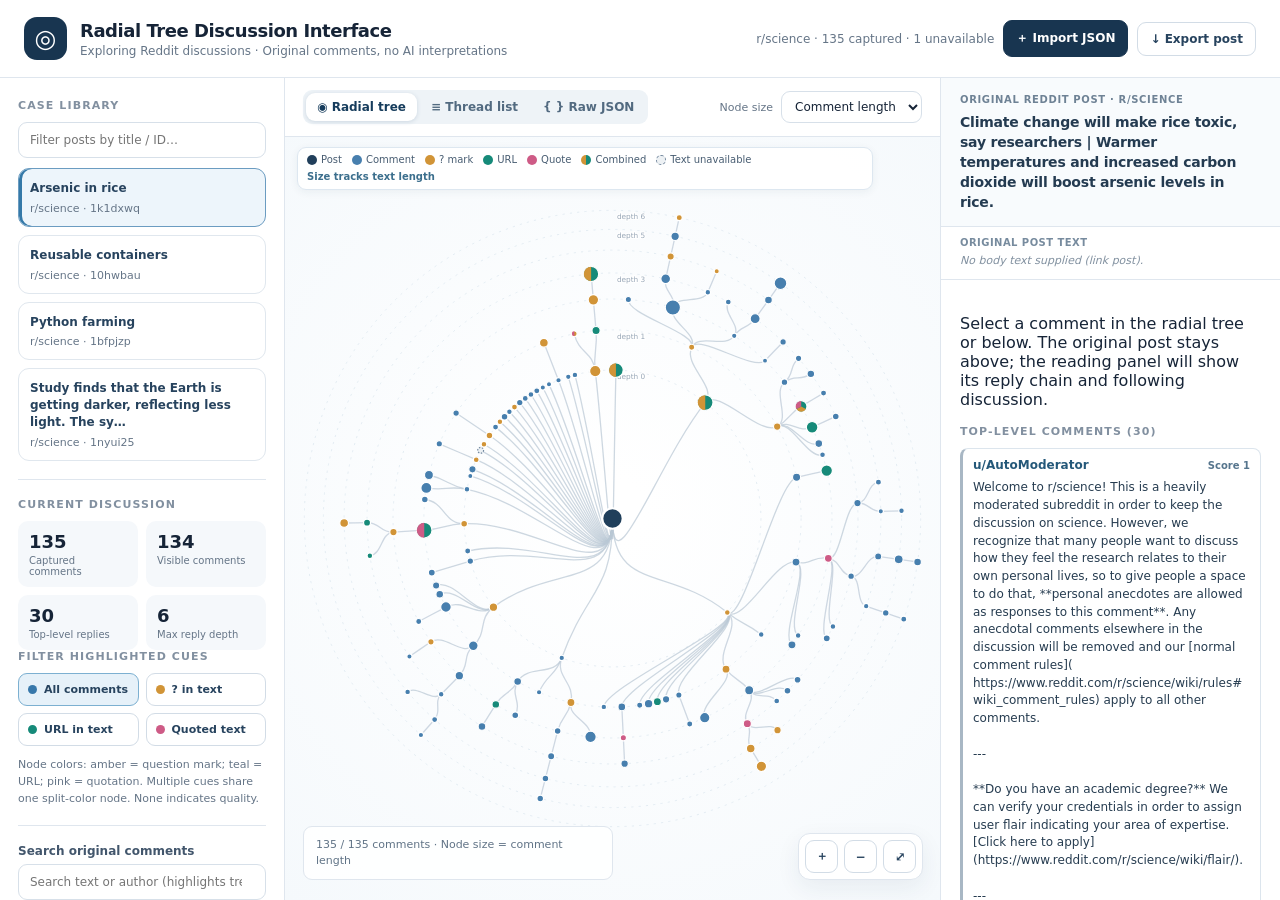
<file: index.html>
<!doctype html>
<html lang="en">
<head>
  <meta charset="utf-8">
  <meta name="viewport" content="width=device-width,initial-scale=1">
  <meta name="description" content="Evidence-neutral Reddit discussion viewer using the original JSON comment trees.">
  <title>Radial Tree Discussion Interface · Exploring Reddit conversations</title>
  <link rel="stylesheet" href="style.css?v=4.8.2">
</head>
<body>
<div class="app">
  <header>
    <div class="brand">
      <div class="logo" aria-hidden="true">◎</div>
      <div><h1>Radial Tree Discussion Interface</h1><div class="subtitle">Exploring Reddit discussions · Original comments, no AI interpretations</div></div>
    </div>
    <div class="header-actions"><span class="top-status" id="status" role="status">Loading sample cases…</span>
      <label for="fileUpload" class="button primary" tabindex="0" role="button" title="Open a local Reddit JSON file">＋ Import JSON</label>
      <input type="file" id="fileUpload" accept=".json,application/json">
      <button id="downloadPost" title="Download currently selected original post JSON">↓ Export post</button>
    </div>
  </header>
  <section id="studyBanner" class="study-banner hidden" aria-label="Evaluation task">
    <div class="study-banner-top">
      <div><strong>Discussion exploration task</strong> <span id="studyMeta" class="study-meta"></span><div class="study-instructions">Read your assigned task sheet. Select <b>Start task</b> when ready, then <b>Ready to answer</b> once you have finished exploring. Answer without further navigation.</div></div>
      <div class="study-actions"><button class="primary" id="studyStart">Start task</button><span id="studyTimer" aria-live="off">Not started</span></div>
    </div>
    <div id="studyResponse" class="study-response hidden">
      <label for="studyAnswer">Your answer / explanation</label>
      <textarea id="studyAnswer" rows="2" placeholder="Explain your answer using the comments you inspected. Include comment IDs when requested."></textarea>
      <label for="studyConfidence">Confidence in your answer</label>
      <select id="studyConfidence" aria-label="Confidence"><option value="">Choose…</option><option value="1">1 · Very low</option><option value="2">2 · Low</option><option value="3">3 · Moderate</option><option value="4">4 · High</option><option value="5">5 · Very high</option></select>
      <div id="studyCueRatings" class="study-cue-ratings hidden">
        <strong>After-task signal ratings</strong> <span class="fine">How useful was each cue for interpreting the conversation? 0 = did not notice/use; 1 = not useful; 5 = very useful.</span>
        <div class="study-rating-grid">
          <label>Comment length / node size <select data-signal="length"><option value="0">0 · Did not notice/use</option><option value="1">1</option><option value="2">2</option><option value="3">3</option><option value="4">4</option><option value="5">5</option></select></label>
          <label>URL color cue <select data-signal="url"><option value="0">0 · Did not notice/use</option><option value="1">1</option><option value="2">2</option><option value="3">3</option><option value="4">4</option><option value="5">5</option></select></label>
          <label>Question-mark color cue <select data-signal="question"><option value="0">0 · Did not notice/use</option><option value="1">1</option><option value="2">2</option><option value="3">3</option><option value="4">4</option><option value="5">5</option></select></label>
          <label>Quotation outline <select data-signal="quote"><option value="0">0 · Did not notice/use</option><option value="1">1</option><option value="2">2</option><option value="3">3</option><option value="4">4</option><option value="5">5</option></select></label>
        </div>
        <label for="studyCueWhy">Which cue helped or distracted you most, and why? (optional)</label>
        <textarea id="studyCueWhy" rows="2" placeholder="Short explanation…"></textarea>
      </div>
      <button id="studyFinish" class="primary">Submit answer &amp; export response</button>
    </div>
    <p id="studyDone" class="study-done hidden" role="status"></p>
  </section>
  <div class="layout">
    <aside class="left-panel" aria-label="Discussion controls">
      <p class="section-kicker" id="caseLibraryHeading">Case library</p>
      <input type="search" id="caseSearch" placeholder="Filter posts by title / ID…" aria-label="Filter imported cases" style="margin-bottom:10px">
      <div class="case-list" id="caseList" aria-label="Select a Reddit discussion"></div>
      <div class="sep"></div>
      <p class="section-kicker discussion-stat-heading">Current discussion <span id="postScoreInline" class="post-score-inline"></span></p>
      <div class="counts" id="statistics"></div>
      <p class="section-kicker" id="cueHeading">Filter highlighted cues</p>
      <div class="cue-buttons" id="cueButtons">
        <button data-cue="all" class="active" aria-pressed="true"><i class="swatch"></i> All comments</button>
        <button data-cue="question" aria-pressed="false"><i class="swatch question"></i> ? in text</button>
        <button data-cue="url" aria-pressed="false"><i class="swatch link"></i> URL in text</button>
        <button data-cue="quote" aria-pressed="false"><i class="swatch quote"></i> Quoted text</button>
      </div>
      <p class="note" id="cueDisclaimer" style="margin-top:10px">Node colors: amber = question mark; teal = URL; pink = quotation. Multiple cues share one split-color node. None indicates quality.</p>
      <div class="sep cue-search-separator"></div>
      <label class="control-label" for="searchBox">Search original comments</label>
      <input type="search" id="searchBox" placeholder="Search text or author (highlights tree)…" aria-label="Search visible comments">
      <div style="display:flex;gap:7px;align-items:center;justify-content:space-between;margin-top:8px"><small style="font-size:11px;color:#778897" id="matchCount">Search highlights tree nodes</small><span style="display:flex;gap:5px"><button id="prevMatch" class="tool-small" aria-label="Previous search result">↑</button><button id="nextMatch" class="tool-small" aria-label="Next search result">↓</button></span></div>
      <div class="sep"></div>
      <div class="sep"></div>
      <div class="hint"><b>How to explore</b><br>Click a node to read its exact comment. Orange lines trace its parent chain. Scroll to zoom, drag to pan. Use the <b>Replies in this branch</b> control to show or hide text in the right-hand panel; the radial layout remains fixed.</div>
      <p class="note">The number of comments captured in JSON can differ from Reddit's reported <code>num_comments</code>. Both are displayed separately.</p>
    </aside>
    <main class="main">
      <div class="view-toolbar">
        <div class="tab-group" id="viewTabs" role="tablist" aria-label="Discussion representation">
          <button class="active" data-view="radial" role="tab" aria-selected="true">◉ Radial tree</button>
          <button data-view="list" role="tab" aria-selected="false">≡ Thread list</button>
          <button data-view="json" role="tab" aria-selected="false">{ } Raw JSON</button>
        </div>
        <div class="toolbar-controls"><label id="sizeModeLabel" for="sizeMode">Node size</label><select id="sizeMode"><option value="length">Comment length</option><option value="score">Reddit score</option><option value="uniform">Uniform</option></select></div>
      </div>
      <div class="view-area" id="viewArea">
        <svg id="treeSvg" role="img" aria-label="Interactive radial hierarchy of the selected Reddit post" xmlns="http://www.w3.org/2000/svg"><g id="viewport"><g class="rings" id="rings"></g><g class="edges" id="edges"></g><g class="nodes" id="nodes"></g></g></svg>
        <div class="visual-legend" id="visualLegend" role="group" aria-label="Radial-tree visual legend" aria-live="polite"></div>
        <div class="tooltip" id="tooltip"></div>
        <div class="overlay-caption" id="mapCaption">Center: original Reddit submission. Distance from center: reply depth. Node color: presence of simple text cues.</div>
        <div class="overlay-controls" id="zoomButtons"><button class="tool-small" id="zoomIn" aria-label="Zoom in">＋</button><button class="tool-small" id="zoomOut" aria-label="Zoom out">−</button><button class="tool-small" id="zoomReset" aria-label="Reset pan and zoom">⤢</button></div>
        <div id="listView" class="reader-view hidden" aria-label="Indented original comment thread"></div>
        <div id="jsonView" class="json-view hidden" aria-label="Raw unmodified Reddit post JSON"><pre id="jsonText"></pre></div>
      </div>
    </main>
    <aside class="right-panel" aria-label="Reading panel">
      <div class="persistent-post-title" id="persistentPostTitle" role="group" aria-label="Original Reddit post title"></div>
      <div class="persistent-post-context" id="persistentPostContext" role="group" aria-label="Original Reddit post text"></div>
      <div class="detail-content" id="details" aria-label="Selected post or comment detail" tabindex="0"></div>
    </aside>
  </div>
</div>
<script id="initial-dataset" type="application/json">{"schema_version":"1.0","description":"Original unmodified Reddit submissions","cases":[{"subreddit":"science","submission":{"id":"1k1dxwq","title":"Climate change will make rice toxic, say researchers | Warmer temperatures and increased carbon dioxide will boost arsenic levels in rice.","selftext":"","score":5906,"num_comments":166,"created_utc":1744899503.0,"url":"https://www.thelancet.com/journals/lanplh/article/PIIS2542-5196(25)00055-5/fulltext","permalink":"https://www.reddit.com/r/science/comments/1k1dxwq/climate_change_will_make_rice_toxic_say/","comments":[{"id":"mnl7lq4","author":"AutoModerator","body":"Welcome to r/science! This is a heavily moderated subreddit in order to keep the discussion on science. However, we recognize that many people want to discuss how they feel the research relates to their own personal lives, so to give people a space to do that, **personal anecdotes are allowed as responses to this comment**. Any anecdotal comments elsewhere in the discussion will be removed and our [normal comment rules]( https://www.reddit.com/r/science/wiki/rules#wiki_comment_rules) apply to all other comments.\n\n---\n\n**Do you have an academic degree?** We can verify your credentials in order to assign user flair indicating your area of expertise. [Click here to apply](https://www.reddit.com/r/science/wiki/flair/).\n\n---\n\nUser: u/chrisdh79  \nPermalink: https://www.thelancet.com/journals/lanplh/article/PIIS2542-5196(25)00055-5/fulltext\n\n---\n\n*I am a bot, and this action was performed automatically. Please [contact the moderators of this subreddit](/message/compose/?to=/r/science) if you have any questions or concerns.*","score":1,"created_utc":1744899504.0,"replies":[]},{"id":"mnl7pjt","author":"chrisdh79","body":"From the [article](https://arstechnica.com/science/2025/04/climate-change-will-make-rice-toxic-say-researchers/): Rice, the world’s most consumed grain, will become increasingly toxic as the atmosphere heats and as carbon dioxide emissions rise, potentially putting billions of people at risk of cancers and other diseases, according to [new research](https://www.thelancet.com/action/showPdf?pii=S2542-5196%2825%2900055-5) published Wednesday in The Lancet.\n\nEaten every day by billions of people and grown across the globe, rice is arguably the planet’s most important staple crop, with half the world’s population relying on it for the majority of its food needs, especially in developing countries.\n\nBut the way rice is grown—mostly submerged in paddies—and its highly porous texture mean it can absorb unusually high levels of arsenic, a potent carcinogenic toxin that is especially dangerous for babies.\n\nLewis Ziska, a plant physiologist and associate professor at Columbia University, has studied rice for three decades and has more recently focused his research on how climate change reduces nutrient levels across many staple crops, including rice. He teamed up with researchers from China and the US to conduct a first-of-its-kind study, looking at how a range of rice species reacted to increases in temperature and carbon dioxide, both of which are projected to occur as more greenhouse gas emissions are released into the atmosphere as a result of human activities. The new study was published in The Lancet Planetary Health.","score":359,"created_utc":1744899536.0,"replies":[{"id":"mnlue69","author":"boringestnickname","body":"So, it absorbs arsenic from the water?\n\nWhere does the arsenic in the water come from?","score":161,"created_utc":1744906154.0,"replies":[{"id":"mnmjai5","author":"stefanakiman","body":"Arsenic occurs naturally in soil and rocks. Its abundance varies depending on the geology","score":245,"created_utc":1744913303.0,"replies":[]},{"id":"mnmr4rm","author":"the__dw4rf","body":"As others pointed out, it is naturally present in the soil, etc.\n\nI read the paper and did some googling. I am a layman, but I think I understand the gist of what they are saying.\n\nThere are bacteria in the soil that interact with the arsenic as they do their bacteria thing. Soil redox (how much oxygen is available) as well as temperature affect what happens to the arsenic as the bacteria process / metabolize it.\n\nIt looks like there are 2 big arsenic compounds in soil produced by bacteria :  arsenite (As\\[III\\]) and arsenate (As\\[V\\])\n\nThese bacteria, depending on the conditions, will oxidize arsenic into one of those two.\n\nArsenite is more soluble in water, taken up by plants more easily, AND more toxic than arsenate.\n\nThe increased CO2 levels and temperatures are shifting either the metabolic outcomes, or the bacterial species present (or both), in a way that is causing a shift towards more arsenite production.\n\nBecause a higher proportion of the arsenic is converted to arsenite, it is much more easily dissolved in the water where rice is grown, more easily taken up into the rice plant, and more toxic inside human bodies.","score":205,"created_utc":1744915640.0,"replies":[{"id":"mnnakuv","author":"wildfordancers","body":"I’ve been studying mycoremediation of arsenic for a few years now and you explained this very well! There is potential for this toxicity to be mitigated and lots of research in bioremediation for rice cultivation is happening now but the effects of climate change may outpace our ability to implement what we’ve learned before the conditions create a new landscape requiring further research.","score":115,"created_utc":1744921461.0,"replies":[{"id":"mnntn14","author":"MandroidHomie","body":"Does acidity or alkalinity of the soil have anything to do with increased Arsenic uptake by plants, or is that a non-factor? Does climate change affect ph of soil?","score":12,"created_utc":1744927238.0,"replies":[{"id":"mnnvscd","author":"nerd4code","body":"I’d expect so—some smallish portion of the increased atmospheric CO₂ will dissolve into water. It’s estimated by whatever source the Wiki page I just read used, that this has lowered the ocean’s pH by 0.1 already. So presumably rice paddies are and will be affected.","score":10,"created_utc":1744927944.0,"replies":[{"id":"mnr8592","author":"iamprosciutto","body":"Doesn't that mean the ocean is twice as acidic as before? Since pH is logarithmic","score":3,"created_utc":1744982993.0,"replies":[]}]}]}]},{"id":"mnpi8tx","author":"Spncrgmn","body":"Better arsonites and arsonates than arsonists.","score":0,"created_utc":1744950295.0,"replies":[{"id":"mnposhf","author":"the__dw4rf","body":"What about arsondee's?","score":1,"created_utc":1744953717.0,"replies":[]}]}]},{"id":"mnmdbnf","author":"atatassault47","body":"Every where. The ocean has gold too.","score":14,"created_utc":1744911605.0,"replies":[{"id":"mnmh6o3","author":"kingrobin","body":"shh don't tell them, they'll destroy the ocean to get it. wait...","score":12,"created_utc":1744912691.0,"replies":[]},{"id":"mnpdd6m","author":null,"body":"Interesting tidbit of knowledge: Elemental gold is fairly evenly distributed across the Earth's crust, and you can actually sift it from construction sand.\n\nSane people (outside of gold prospecting YouTube channels) aren't going to spend $100 to mine $20 worth of gold, though, which is why mining is only done in the select few regions where the geological history caused gold to concentrate into easily mined ore veins.","score":5,"created_utc":1744947995.0,"replies":[{"id":"mnpgc5f","author":"atatassault47","body":"Mining gold for it's monetary value that is. If we survive the climate crisis, our demand for electronics will continue to exponentially explode, and gold is much more valuable as a material than a currency.","score":4,"created_utc":1744949370.0,"replies":[{"id":"mnrwdx3","author":"Nac_Lac","body":"Even still, you aren't going to mine something you sell for a loss.\n\nIf it takes $1,000 to extract a few grams gold that you can sell for $10, you aren't going to be mining for long. It doesn't matter if the value of gold is high or low. If you cannot make a profit mining something, no one will do it.\n\nIn your example, the demand for gold will go up and as a result, your $1,000 to extract those few grams will result in you being able to sell it for more than you spent. Now, those few grams may be filled with impurities that make them adequate for electronics but poor for jewelry. The bulk of the cost in gold mining is not the extraction from the earth but the purification and repeated smeltings required to achieve however many 9s of purity.","score":3,"created_utc":1744990563.0,"replies":[]}]}]}]},{"id":"mnlwatr","author":"klubsanwich","body":"Insecticides, etc.","score":12,"created_utc":1744906711.0,"replies":[{"id":"mnmzcqd","author":"Ellen-CherryCharles","body":"Old insecticides like Paris green used on cotton and other crops in particular. It’s still in the soil.","score":10,"created_utc":1744918117.0,"replies":[]}]}]},{"id":"mnmbyxn","author":"SelfDidact","body":"I apologise if this has already been answered (I'm a lazy guy..):\n\nIs the ingestion of arsenic bio-accumulative? If it is.... looks like I'm gonna have to give up my favourite carb.","score":7,"created_utc":1744911221.0,"replies":[{"id":"mnnmwzp","author":"hubbabubbathrowaway","body":"Basmati from the Himalayas contains less arsenic than other kinds of rice. Guess there's less in the soil there","score":12,"created_utc":1744925144.0,"replies":[{"id":"mnoqx4q","author":"LoreChano","body":"Rice grown where I live in Brazil have very low arsenic levels. Washing rice is unheard of here.","score":3,"created_utc":1744938987.0,"replies":[]},{"id":"mnpkofb","author":"SelfDidact","body":"Haha, just bought myself a 10kg pack of basmati this evening. Unfortunately, don't know if it qualifies geographically (\"Grown in India\" is all it says). My previous pack was \"Grown in Pakistan\".","score":1,"created_utc":1744951524.0,"replies":[]}]},{"id":"mno9t3s","author":"MCPtz","body":"https://pmc.ncbi.nlm.nih.gov/articles/PMC6427281/\n\nIn fish:\n\n\u003e The accumulation of arsenic in tissue followed the sequence of intestine \u003e liver \u003e gill \u003e muscle. Meanwhile, more than 90% of arsenic was converted into organic form in liver, gill, and muscle, while organic arsenic contributed about 30–80% to the total arsenic in the GI.\n\nIt will percolate up the food chain, similar to mercury.\n\nBut I couldn't find a clear source on what that means for us.\n\nAre eating fish or rice going to accumulate enough arsenic to cause the worse side effects, such as skin lesions, cancer, neuropathy, and other symptoms?","score":10,"created_utc":1744932771.0,"replies":[{"id":"mnpkw75","author":"SelfDidact","body":"Gulp, can't decide which is gonna get us first, arsenic.. or the micro-plastics.","score":3,"created_utc":1744951634.0,"replies":[]}]},{"id":"mnr6hy0","author":"delventhalz","body":"Probably worth resurfacing [this study](https://www.sheffield.ac.uk/sustainable-food/news/new-way-cooking-rice-removes-arsenic-and-retains-mineral-nutrients-study-shows) which suggests a simple cooking method that will remove most arsenic from your rice. Boil the water. Throw the rice in. Wait five minutes. Drain the water. Replace with fresh water. Cover and simmer until absorbed.\n\nNot specified by the study, but I find you need about the same amount of replacement water as rice (maybe a little more), and it takes about 8 minutes to absorb.\n\nI cook all my rice this way now. I find it easy and reliable. ","score":8,"created_utc":1744982417.0,"replies":[{"id":"mny3bjw","author":"SelfDidact","body":"Thanks for this! It may seem like a tedious extra step for most people but seems worth it to remove up to 74% of the arsenic!","score":2,"created_utc":1745079198.0,"replies":[]}]},{"id":"mno0bqa","author":"willun","body":"They also grow dry land rice which i assume might not have the same problem.  Growing rice in water has benefits of weed reduction and other benefits. It might force changes to how it is commonly grown.","score":4,"created_utc":1744929494.0,"replies":[]},{"id":"mnnpxkh","author":"garbagegoat","body":"Life fast die young babey. I'm not about to give up rice.","score":2,"created_utc":1744926067.0,"replies":[]}]}]},{"id":"mnlaboo","author":"Reasonable_Today7248","body":"What can be done about this? Is there anything we can do?","score":251,"created_utc":1744900320.0,"replies":[{"id":"mnlilca","author":"Crazymoose86","body":"Well, we could drift away from flooding rice fields with water, as that is the primary means of introduction for inorganic arsenic. We would have to use other means of pest control for the crops but rice doesn't require flooded fields to grow.","score":152,"created_utc":1744902735.0,"replies":[{"id":"mnmjtfq","author":"Aetole","body":"[SRI (System of Rice Intensification)](http://sri.ciifad.cornell.edu/) has a lot of benefits in yields, lower water usage, and sustainability, and was developed years ago. The challenge is in supporting farmers as they adopt it and countering big agribusiness that does their thing selling more external inputs (chemical fertilizers, pesticides, herbicides, etc). What I remember of earlier research was that a lot of farmers gave up on it after 1 growing season, but the ones who stuck with it for a few loved it. So it has some transition pains, but in the long term is much better for everyone.","score":107,"created_utc":1744913458.0,"replies":[]}]},{"id":"mnlbegg","author":"username9909864","body":"Yes. Scientists all over the world are constantly researching agriculture genetics and how to work around issues like this. By the time it becomes a problem, I’m sure new rice variants will be produced, at least in rich countries.","score":229,"created_utc":1744900642.0,"replies":[{"id":"mnleopk","author":"srone","body":"\u003eScientists all over the world are constantly researching agriculture genetics and how to work around issues like this.\n\nExcluding the US. We will stop all research funding that has anything to do with climate change.","score":271,"created_utc":1744901599.0,"replies":[{"id":"mnlw6kv","author":"DrDerpberg","body":"That's the optimistic scenario. Realistically RFK jr will push the CDC to study the benefits of arsenic rice on children to create demand for all the cheap arsenic loaded rice.","score":111,"created_utc":1744906676.0,"replies":[{"id":"mno96ao","author":"Nvenom8","body":"\"It's ok. You can cancel out the arsenic with some alkaline water and raw milk.\"","score":13,"created_utc":1744932550.0,"replies":[]},{"id":"mnm5feo","author":"hoardac","body":"Arsenic does kill brain worms.","score":25,"created_utc":1744909356.0,"replies":[{"id":"mnmc4hq","author":"jivanyatra","body":"Can't have brain worms if you don't have a brain.","score":24,"created_utc":1744911265.0,"replies":[]}]}]},{"id":"mnlnza7","author":"sockgorilla","body":"Maybe the government will, but private companies will undoubtedly pursue mitigation efforts via designer crops","score":27,"created_utc":1744904297.0,"replies":[{"id":"mnltu1c","author":"srone","body":"The problem is with the lack of funding for general scientific research into the effects of climate change private companies won't know what to mitigate.","score":25,"created_utc":1744905990.0,"replies":[{"id":"mnm36er","author":null,"body":"I'm not sure why you think this.  They definitely know.  Just like oil companies have known of the impact of man-made climate change for decades now because they have scientists of their own looking at that problem.  \n\nThe issue is that they do not have to, and likely won't, share their data with the public.","score":6,"created_utc":1744908716.0,"replies":[{"id":"mnm4jut","author":"srone","body":"Exon knew because the CEO at the time was curious so he funded the research, but as you stated, they decided to bury the results when it was clear they were in fact a leading cause of climate change.","score":15,"created_utc":1744909107.0,"replies":[]}]}]},{"id":"mnmciij","author":"ABoringAlt","body":"Only if they can leverage it for money...","score":1,"created_utc":1744911375.0,"replies":[{"id":"mnnvamu","author":"sockgorilla","body":"I mean yeah. I provided a specific example in how it would be leveraged for money. Designer crops are big business","score":1,"created_utc":1744927783.0,"replies":[{"id":"mns2g50","author":"ABoringAlt","body":"I had to say it the lowbrow way \"mitigating\" doesn't spell it out for everybody","score":1,"created_utc":1744992381.0,"replies":[]}]}]}]},{"id":"mnolg0s","author":"Lysol3435","body":"Only new funding for increasing arsenic. No decreasing","score":1,"created_utc":1744936956.0,"replies":[]},{"id":"mnlt7o5","author":"Rombledore","body":"depends- if McDonalds introduces a Rice dish, the current administration will make an exception. given how big a fan they are of the franchise.","score":-2,"created_utc":1744905808.0,"replies":[]}]},{"id":"mnpy24f","author":"AlkaliPineapple","body":"I'm feeling like we're going closer to Interstellar atm","score":2,"created_utc":1744959151.0,"replies":[]},{"id":"mnoqmz8","author":"LoreChano","body":"Arsenic in rice isn't a problem in every country, it depends a lot on the type of soil it's grown. As far as I'm aware, it's mostly a problem in the US. Unsure about Europe, but In Asia and South America rice have low arsenic levels.","score":1,"created_utc":1744938881.0,"replies":[]}]},{"id":"mnnrpj9","author":"CompleteApartment839","body":"Stop giving oil and gas $7T in handouts each year.","score":14,"created_utc":1744926622.0,"replies":[]},{"id":"mnlbqmu","author":"Collin_the_doodle","body":"They mention soil and breeding projects in the discussion. I'm a bit surprised they didn't talk about cooking methods, which can reduce arsenic levels. The question being would it equalize rice that started with higher levels?","score":13,"created_utc":1744900743.0,"replies":[{"id":"mnll6gh","author":"keenOnReturns","body":"Well you have to consider most rice-eating cultures have a very specific way of cooking their rice (most just use a rice-cooker). As far as I’m aware, removing arsenic/toxins from rice requires rinsing it in boiling water repeatedly, and that’s just unrealistic to expect entire cultures to shift to a new cooking method.","score":14,"created_utc":1744903491.0,"replies":[{"id":"mnlq0tx","author":"shabi_sensei","body":"Parboiled rice has lower arsenic levels, there has to be a way to industrially treat rice to have lower arsenic levels in a safe way","score":10,"created_utc":1744904886.0,"replies":[]},{"id":"mnluq2f","author":"boringestnickname","body":"I'm pretty sure that's already the preferred method for brown and black rice.\n\nHaving rinsing steps in-between boiling, that is.","score":6,"created_utc":1744906251.0,"replies":[]},{"id":"mnlo7dk","author":null,"body":"It's totally realistic if the alternative is arsenic poisoning. ","score":12,"created_utc":1744904361.0,"replies":[]},{"id":"mnlr9gm","author":"Gladwulf","body":"\u003e unrealistic to expect entire cultures to shift to a new cooking method\n\nPeople really will just say anything, no matter how stupid it is.\n\nThe rice cooker was once a new cooking method, people seemed to have managed to switch over ok.","score":-9,"created_utc":1744905243.0,"replies":[{"id":"mnlvx3b","author":"the_rest_were_taken","body":"Didn't the rice cooker just automate existing cooking methods?  That's very different from the kinds of individual \u0026 industrial changes that /u/keenOnReturns is talking about","score":9,"created_utc":1744906601.0,"replies":[]},{"id":"mnlwtt2","author":"keenOnReturns","body":"? Rice cookers are meant to mimic the original asian method of cooking rice; it’s like how air fryers are just a more efficient way of oven roasting, rather than a completely new method like sous vide. Parboiling rice and draining it repeatedly like pasta is drastically different tradition.","score":6,"created_utc":1744906865.0,"replies":[{"id":"mnmd3f0","author":"Gladwulf","body":"The rice cooker was still a change though, a thing you bizarrely claimed to be impossible. Also, a rice cooker which changes the water isn't beyond the ken of man. If that is what it takes.\n\nYour imagining a scenario were people are going to potentially be told that if they don't change how they cook rice their they'll poison their own children. You genuinely believe they'll refuse? This isn't Americans were talking about.\n\nYour comment is literally deranged.","score":-1,"created_utc":1744911540.0,"replies":[]}]}]}]},{"id":"mnmkb39","author":"Aetole","body":"Oh no, you're bringing up rice cooking methods on reddit. That way lies madness and shoe flinging (also a contentious topic)\n\nSerious answer: \nI suspect that people who are most vulnerable have the fewest resources in water access, time, and education. Plus, finding ways to reduce arsenic at the source through growing methods is going to have better returns since it's centrally addressing the problem, instead of trying to chase down individual consumers.","score":5,"created_utc":1744913603.0,"replies":[]}]},{"id":"mnlb1xq","author":"CantFindMyWallet","body":"Probably, but I'm sure doing it would cost a very rich person money, so we won't be doing it.","score":18,"created_utc":1744900539.0,"replies":[{"id":"mnlbp2u","author":"RobertoPaulson","body":"Other than shifting rice growing to higher latitudes, probably nothing at this point.","score":1,"created_utc":1744900729.0,"replies":[]}]},{"id":"mnlo3g5","author":null,"body":"On the least likely end, reform our energy system over the course of a decade to reduce the impact of climate change.\n\n\nThe most likely is develop new kinds of rice or change what cereals people are eating ","score":3,"created_utc":1744904330.0,"replies":[]},{"id":"mnt1qht","author":null,"body":"Actual answer: \n\nAvoid rice produced in Arkansas.  Basmati rice from India, Pakistan or California have the lowest levels.  \n\nRinse that rise!  Rinse it again.  \n\nPar boil it for five minutes, and rinse that water away.  \n\nFinish cooking the rice with fresh water.  \n\nhttps://www.sheffield.ac.uk/sustainable-food/news/new-way-cooking-rice-removes-arsenic-and-retains-mineral-nutrients-study-shows","score":3,"created_utc":1745002991.0,"replies":[]},{"id":"mnmxrkt","author":"theArtOfProgramming","body":"A LOT can be done about climate change but social structures are preventing them. As far as this particular rice issue, one obvious parh forward is funding for more science to understand and mitigate it.\n\nClimate change will have countless impacts like this and we need research funding for strategies to mitigate climate change broadly but also all of these impacts. Despite what people think, research is cheap in comparison to a lot of other things money is spent on.","score":4,"created_utc":1744917637.0,"replies":[]},{"id":"mns24f9","author":"eridalus","body":"Rinse your rice before cooking! Each rinse cycle decreases the amount of arsenic present.","score":2,"created_utc":1744992282.0,"replies":[]},{"id":"mno0zuc","author":"bobdob123usa","body":"What will actually happen is that farms growing rice will move further north where the new climate is similar to the old growing climate.  The old, warmer areas will move to growing more appropriate crops.","score":1,"created_utc":1744929725.0,"replies":[{"id":"mnonosp","author":"MyPacman","body":"\u003e The old, warmer areas will move to growing more appropriate crops.\n\nOr, you know, deserts","score":2,"created_utc":1744937787.0,"replies":[{"id":"mnooi14","author":"bobdob123usa","body":"Unlikely that they'll turn into deserts.  Severe weather and flooding wiping out crops would be far more likely since ocean warming leads to more evaporation and cloud formation.","score":-1,"created_utc":1744938085.0,"replies":[]}]}]},{"id":"mnnq3ud","author":"psygn0sis_","body":"Pay more general fun taxes should reverse it.","score":1,"created_utc":1744926121.0,"replies":[]}]},{"id":"mnl883c","author":"Carl-99999","body":"That’s gonna kill like 4 billion people.","score":287,"created_utc":1744899692.0,"replies":[{"id":"mnpnj74","author":"flaming_burrito_","body":"Crops are one of the things we can genetically engineer the easiest just by selectively breeding, and we can do it quite quickly. I wonder if we can engineer a more heat resistant rice crop? Otherwise a lot of people are cooked","score":23,"created_utc":1744953035.0,"replies":[{"id":"mnr6z7s","author":"Loves_His_Bong","body":"I can tell you as a geneticist and plant scientist, nothing about genetic engineering is quick. It takes just as long if not longer than a traditional breeding program, because it is performed in tandem with traditional breeding programs. \n\nThere’s already several varieties of rice that tolerate up to 45 degree Celsius though. But this would mean introgressing traits to reduce arsenic accumulation as well as heat tolerance, which is a much bigger task. And not guaranteed to succeed through genetic engineering, which despite the really good PR is not even close to a silver bullet.","score":31,"created_utc":1744982587.0,"replies":[]},{"id":"modvk56","author":"DNMswag","body":"The paper said it likely came from biogeochemistry which is not a straight forward thing to genetically engineer I suppose","score":1,"created_utc":1745299518.0,"replies":[{"id":"modzjo2","author":"flaming_burrito_","body":"Yeah, that is the difficulty. Heat resistance alone is not the issue, it’s arsenic uptake I guess. Someone smarter than me can figure this out I’m sure","score":1,"created_utc":1745301740.0,"replies":[{"id":"modzr10","author":"DNMswag","body":"Yeah..breeding something to just metabolize arsenic like that wouldn’t happen in the plant, probably in bacteria instead..","score":1,"created_utc":1745301859.0,"replies":[{"id":"moe781y","author":"flaming_burrito_","body":"That would make sense. I don’t know what a plant would do with arsenic that wouldn’t make it or the soil poisonous","score":1,"created_utc":1745306417.0,"replies":[]}]}]}]}]},{"id":"mnmhww5","author":"Aeropro","body":"That *may* kill like 4 billion people.","score":29,"created_utc":1744912899.0,"replies":[]},{"id":"mnto8xp","author":"InfamousAssociate321","body":"No it wont the amount of arsenic needed to kill is very high and won’t be found in rice likely ever it will rise and increase cancer rates but no 4 billion people aren’t going to drop dead because of this","score":5,"created_utc":1745010134.0,"replies":[{"id":"mnw0eor","author":"hoeassbitchasshoe","body":"People may have a measure quality of life difference (which could lead to death), but yeah they aren't gonna just instantly die.","score":1,"created_utc":1745044533.0,"replies":[]},{"id":"moe5pzw","author":"Insect1312","body":"Pretty sure they’re talking about starvation if the food that people eat to survive is poisonous because of arsenic levels… https://www.queens.ox.ac.uk/research-at-queens/how-do-we-feed-the-world-2/","score":1,"created_utc":1745305476.0,"replies":[{"id":"mofbfqs","author":"InfamousAssociate321","body":"The rice would still be edible if arsenic levels increased of course we should look into a way of stopping the levels from increasing it would cause elevated cancer rates but it would not kill billions","score":1,"created_utc":1745327433.0,"replies":[]}]}]}]},{"id":"mnlb0qk","author":"riffraffbri","body":"Maybe I'm reading this wrong since I don't have a background in science, but didn't the summary in the paper state that CO2 MAY (and my emphasis is on MAY) increase arsenic levels? It stated that they had to study whether arsenic levels in paddy rice will increase?","score":411,"created_utc":1744900530.0,"replies":[{"id":"mnlld8y","author":"Xenowino","body":"\"Might\" and \"May\" are often used in science because it's rare that you can definitively say \"Will\" without a big body of evidence (AKA many studies investigating different aspects of a topic which can range from theoretical, to experimental, to observational, etc). It's why \"More research is needed\" is stated so often that it's basically a meme for scientists... but it is true!","score":444,"created_utc":1744903545.0,"replies":[{"id":"mnlvu26","author":"bionicjoey","body":"Reminds me of the scene in Don't Look Up:\n\nScientist: There is a 100% chance of impact.\n\nPresident (incredulous): Please don't say 100%\n\nScientist: Technically it's a 99.8% chance of impact.\n\nPresident: Okay great so it's not certain, let's just call it 70% and move on.","score":292,"created_utc":1744906576.0,"replies":[{"id":"mnmn07h","author":"PeanutButterSoda","body":"That movie made me so depressed about our society.","score":136,"created_utc":1744914401.0,"replies":[{"id":"mnmxd90","author":"Xenowino","body":"Oof... same. It was funny but an unshakeably grim reflection of reality.","score":52,"created_utc":1744917516.0,"replies":[{"id":"mnnys9s","author":"Pr0ducer","body":"It was a modern take on idiocracy.","score":30,"created_utc":1744928958.0,"replies":[]}]},{"id":"mnng7xc","author":"LegendOfKhaos","body":"Our society made me so depressed about our society.","score":35,"created_utc":1744923109.0,"replies":[]}]}]},{"id":"mnp0itt","author":"LickMyTicker","body":"What is true! Don't you think it's better for the title to reflect the same level of certainty?","score":3,"created_utc":1744942617.0,"replies":[{"id":"mnq044k","author":"Xenowino","body":"That more research is needed","score":2,"created_utc":1744960417.0,"replies":[]}]}]},{"id":"mnmfpw3","author":"Albion_Tourgee","body":"The papers findings are stronger than \"may\".  It concludes\n\n\nConcomitant increases in CO2 and temperature resulted in a synergistic increase of inorganic arsenic in rice grain. The observed increase is likely to be related to changes in soil biogeochemistry that favoured reduced arsenic species. Modelled consumption of rice under these conditions resulted in projected increases in inorganic arsenic exposure and lifetime cancer and health risks for multiple Asian countries by 2050.","score":60,"created_utc":1744912274.0,"replies":[{"id":"modvekf","author":"DNMswag","body":"Yeah and that giant effect size they found in the paper is even more convincing","score":1,"created_utc":1745299434.0,"replies":[]}]},{"id":"mnlse8f","author":"bhdp_23","body":"arsenic levels are already high in rice, and their government researched recipes to get rid of as much as possible from it, its also recommended by govs not to feed rice to babies under a certain age.","score":45,"created_utc":1744905568.0,"replies":[]},{"id":"mnmmmi0","author":"DrMobius0","body":"If my understanding of most projections involving climate change is correct, things like \"may\" mean \"will\", flavored with \"it will be worse than we originally said\"","score":16,"created_utc":1744914288.0,"replies":[]}]},{"id":"mnov5tg","author":"VruKatai","body":"No worries, HHS is shutting down food safety programs so what we won't know we can't blame for killing us.","score":45,"created_utc":1744940575.0,"replies":[{"id":"mnruku9","author":"jimmyharbrah","body":"Is gonna be weird to us when we’re old but we’ll be explaining to younger people that we used to invest in institutions that kept food safe","score":6,"created_utc":1744990023.0,"replies":[]}]},{"id":"mnnv2v9","author":"El_Chairman_Dennis","body":"I didn't have \"learning about toxic rice from pollution\" on my 2025 bingo card","score":5,"created_utc":1744927712.0,"replies":[]},{"id":"mnlb74z","author":"MandroidHomie","body":"Can someone explain (like I am fifteen) what rising atmospheric CO2 has to do with increase in Arsenic in the paddy fields?","score":9,"created_utc":1744900582.0,"replies":[{"id":"mnn4d38","author":"theArtOfProgramming","body":"This is the relevant paper that is cited for that claim https://www.nature.com/articles/s41467-019-12946-4\n\nAbstract:\n\u003e Projections of global rice yields account for climate change. They do not, however, consider the coupled stresses of impending climate change and arsenic in paddy soils. Here, we show in a greenhouse study that future conditions cause a greater proportion of pore-water arsenite, the more toxic form of arsenic, in the rhizosphere of Californian Oryza sativa L. variety M206, grown on Californian paddy soil. As a result, grain yields decrease by 39% compared to yields at today’s arsenic soil concentrations. In addition, future climatic conditions cause a nearly twofold increase of grain inorganic arsenic concentrations. Our findings indicate that climate-induced changes in soil arsenic behaviour and plant response will lead to currently unforeseen losses in rice grain productivity and quality. Pursuing rice varieties and crop management practices that alleviate the coupled stresses of soil arsenic and change in climatic factors are needed to overcome the currently impending food crisis.\n\nMain points:\n\n   - Higher temperatures increase the reductive dissolution of iron oxides in soil\n   - This releases more arsenic into soil water, making it available to rice plants\n   - Climate conditions change the form of arsenic, converting more to arsenite (the more toxic form)\n\n   - Higher soil arsenic alone reduced yields by 39%\n   - The combined effect resulted in a 42% decrease in yields\n   - The grain quality also worsened, with nearly double the inorganic arsenic content\n\n   - Increased temperature accelerates soil microbial activity\n   - This changes redox conditions in the soil\n   - Under these conditions, arsenite (the more toxic form) becomes more dominant\n   - Plants are exposed to higher arsenite concentrations at earlier growth stages\n   - This inhibits grain filling and reduces overall productivity\n\n(Some of the bullets above were gleaned by an LLM but I verified them in the text)","score":11,"created_utc":1744919610.0,"replies":[{"id":"mnnuycs","author":"MandroidHomie","body":"What does the dissolution of iron oxides have to with Arsenic? Are we saying that it affects bacteria or that it increases pH of the soil which causes increased Arsenic uptake?","score":2,"created_utc":1744927671.0,"replies":[{"id":"mno4hvk","author":"theArtOfProgramming","body":"There’s also this https://i.imgur.com/aVxo3e6.jpeg","score":3,"created_utc":1744930928.0,"replies":[]},{"id":"mnnym4y","author":"theArtOfProgramming","body":"Here’s the relevant excerpt from the paper: https://i.imgur.com/So1LCgT.jpeg\n\nAnd the figure 3 it references: https://i.imgur.com/LCw8a5A.jpeg","score":2,"created_utc":1744928902.0,"replies":[{"id":"mno54e6","author":"MandroidHomie","body":"Thanks man!\n\nI got somewhat of a satifactory answer by asking the AIs these specific questions  -\n       \n* How does climate change affect mobilization rate, or the solubilization rate of arsenic in soil?     \n         \n* Why does microbial reduction of iron oxides release arsenic into the soil?","score":2,"created_utc":1744931147.0,"replies":[]}]}]}]},{"id":"mnlc44y","author":"Collin_the_doodle","body":"references 9-11 cover that topic. It might be more a concern of how bioavailable the arsenic is moreso than gross levels","score":14,"created_utc":1744900851.0,"replies":[]}]},{"id":"mnlx760","author":"Fedoraus","body":"Im so wracked by anxiety daily seeing things fall apart","score":12,"created_utc":1744906973.0,"replies":[{"id":"mnmmkwy","author":"sansjoy","body":"climate change will cause major issues, and will be a large negative force for most of the planet\n\ntechnology and medical advancements will continue to get better, it will be a large positive force for most of the planet\n\npeople decades ago didn't have to worry about large sodas and junk food, but they did have to worry about dying from diseases and malnutrition\n\neducation is important. While your health is directly tied to your social and economic class, ultimately you can most control what you eat and how you look after yourself","score":8,"created_utc":1744914274.0,"replies":[]},{"id":"mnmaf0e","author":"VampireFrown","body":"Then delve into the issues deeply enough to understand that these things, while concerning, are mild inconveniences, at the end of the day.\n\nThey are not civilisation ending, nor are things going to fall apart as a result.\n\nHumanity is incredibly resilient, and we'll tackle this if and when it becomes a live issue.","score":-3,"created_utc":1744910781.0,"replies":[]}]},{"id":"mnlnoik","author":"trailsman","body":"Also salt water intrusion is going to take out a lot of rice production and severely impacts growers profitability, thus causing the price to increase.","score":4,"created_utc":1744904213.0,"replies":[]},{"id":"mnwbz1c","author":"Eldorado-Jacobin","body":"I remember reading an interesting article in Scientific American a few years back about a rice growing co-operative in India that tries to catalogue and maintain the thousands of types of traditional rices that were grown prior to monocultures being developed. Of those, different types are good for different things, such as some being better suited for dryer, hotter conditions etc. and others that had different nutritional properties.","score":2,"created_utc":1745051708.0,"replies":[]},{"id":"mnmdnpx","author":"saul2015","body":"well that pretty much ends humanity right, how long do we have?","score":4,"created_utc":1744911699.0,"replies":[{"id":"mnnv5g7","author":"CorvidCorbeau","body":"I doubt the \\~0.05 mg/kg average increase they found in the study would be what puts an end to us.","score":2,"created_utc":1744927736.0,"replies":[]}]},{"id":"mnliaw6","author":null,"body":"[removed]","score":2,"created_utc":1744902651.0,"replies":[]},{"id":"mnm0fz5","author":"Purple_Puffer","body":"How will this interact with all the lead in my brain?!?","score":2,"created_utc":1744907924.0,"replies":[]},{"id":"mnmcv5h","author":"rolloutTheTrash","body":"Well shoot. That’s a HUGE cash crop that’s gonna be affected. What would a proposed fix here be? Non-free range rice?","score":1,"created_utc":1744911474.0,"replies":[{"id":"mnnvelv","author":"CorvidCorbeau","body":"From cultivating strains that are less prone to picking up arsenic, to cooking methods there are solutions","score":1,"created_utc":1744927819.0,"replies":[]}]},{"id":"mnn3pgx","author":"TeaTimeTelevision","body":"I can excuse climate change, but I draw the line at rice being made toxic","score":1,"created_utc":1744919417.0,"replies":[]},{"id":"mnnd7o9","author":"Zealotstim","body":"Can they engineer rice so that it won't do this?","score":1,"created_utc":1744922235.0,"replies":[]},{"id":"mnqyd3b","author":"tr3vis324","body":"East Asians might have to start boiling rice and discarding the water to remove arsenic, whatever Uncle Roger might think.","score":1,"created_utc":1744979369.0,"replies":[]},{"id":"mnraq3q","author":"PandasakiPokono","body":"Well that's a terrifying way to start my morning.","score":1,"created_utc":1744983872.0,"replies":[]},{"id":"mnsuk9j","author":"nioppyui","body":"NOOOOO ! WHAT NEXT ?! POTATOES?  Seriously what are we supposed to do at this point?!","score":1,"created_utc":1745000774.0,"replies":[]},{"id":"mntok3s","author":"InfamousAssociate321","body":"You guys need to chill out and stop panicking so much this isn’t going to be lethal and the worlds not going to end because of it","score":1,"created_utc":1745010232.0,"replies":[]},{"id":"moso1i9","author":"NotTelling4nothing","body":"This is hilarious. Climate change will make coffee turn into mayonnaise scientists say","score":1,"created_utc":1745505495.0,"replies":[]},{"id":"mnmd4wb","author":"General-Cover-4981","body":"If it happens humanity is screwed. Billions of people will die.","score":1,"created_utc":1744911552.0,"replies":[]},{"id":"mnmtbc6","author":"Plaineswalker","body":"That sounds pretty bad. Billions of people depend on rice as a main food source.","score":1,"created_utc":1744916290.0,"replies":[]},{"id":"mnnlwvp","author":"crazyhan","body":"i guess i will just die then","score":1,"created_utc":1744924833.0,"replies":[]},{"id":"mnmf9ct","author":"rants_unnecessarily","body":"This is how the end begins.","score":0,"created_utc":1744912145.0,"replies":[]},{"id":"mnlo06v","author":"Jazzyflamenco","body":"Let the planet do her greatest work ;)","score":-5,"created_utc":1744904304.0,"replies":[{"id":"mnmngr9","author":"sansjoy","body":"you do understand that when we talk about climate change problems, we're usually talking about the poor and other vulnerable segments of society right? This isn't justice or karma from the planet, because it's not going to hurt anyone who fly around in private jets or drive big gas-guzzling trucks.","score":10,"created_utc":1744914537.0,"replies":[]}]},{"id":"mnlhe6t","author":"winston_obrien","body":"Looks like meat’s back on the menu, boys!","score":-6,"created_utc":1744902385.0,"replies":[]},{"id":"mnp8bpk","author":"colormetwisted","body":"Good news is we found a solution to overpopulation","score":-1,"created_utc":1744945782.0,"replies":[]},{"id":"mnnppkh","author":"peternn2412","body":"Oh, I feel relieved, today's portion of climate hysteria is here.   \nI was starting to feel anxious climate change wiped out the authors of such topics, but luckily for us they are still around.\n\nResearchers probably postponed for later explaining how rice evolved non-toxic after billions of years of perpetual 'climate change' and millions of years long periods of higher temperatures and many times higher CO2 concentration.  \nIndeed we're positive no known process on Earth could lead to increased concentration of some element in some plant. \n\nWho is paying for these 'studies' ???","score":-8,"created_utc":1744925999.0,"replies":[{"id":"mnnsdlt","author":"kairos","body":"\u003e Who is paying for these 'studies' ???\n\nBig Potato","score":4,"created_utc":1744926836.0,"replies":[]},{"id":"mnohozi","author":"Erithom","body":"1. humans have not been farming rice in submerged fields for anywhere close to millions of years\n2. the climate hasn't changed within orders of magnitude of this fast in human history: https://imgs.xkcd.com/comics/earth_temperature_timeline.png","score":3,"created_utc":1744935568.0,"replies":[{"id":"mnq6b7h","author":"peternn2412","body":"1.  True, but what this has to do with the topic? Is it submerged fields or \"climate change\" that is expected to cause the prophesied 'problem'? Article says \"climate change\", and it has always been around.\n\n2. Wow that's so long. Amazing work.  \nBut ... given that we have global records of accurate direct temperature measurements for only about 50 years back .. what is this based on??? How do you know how fast something changes without measuring the thing that changes?","score":1,"created_utc":1744964334.0,"replies":[{"id":"mnqlyo4","author":"Erithom","body":"... Do you honestly think these questions don't have answers, or are you just too intellectually lazy to look? I'm betting on the latter. Your first point is literally answered in the first four paragraphs of the linked paper, did you try reading it? No? And your second question is just... how is climate science done? Did you try looking it up? No? Why not? Here's the explanation for how you can measure past atmospheric makeups and temperatures, archived from before the guy you voted for had it taken down because facts scare him: https://web.archive.org/web/20241009055210/https://icecores.org/about-ice-cores \n\nDo you think all the researchers in this field haven't already figured out all the questions you can think to ask within 10 seconds of not even reading this paper? If you're that much smarter than them and you think this research is driven by money, why aren't you raking in all that free cash by being the greatest researcher there is? Surely someone of your talents would wipe the floor with these guys, and then all that sweet grant money would be yours. How can you just let that mind go to waste? Get a fucking grip.","score":1,"created_utc":1744973764.0,"replies":[]}]}]}]}]},"verified_research":{"title":"Impact of climate change on arsenic concentrations in paddy rice and the associated dietary health risks in Asia: an experimental and modelling study","url":"https://doi.org/10.1016/S2542-5196(25)00055-5","short_label":"Arsenic in rice","source_type":"direct_scholarly_url_candidate"}},{"subreddit":"science","submission":{"id":"10hwbau","title":"Study found that the reusable take-out food containers —which initially use more energy and generate more climate-altering greenhouse gases— can break even with single-use containers after four to 13 uses","selftext":"","score":3789,"num_comments":272,"created_utc":1674321702.0,"url":"https://news.umich.edu/reusable-take-out-food-containers-can-reduce-plastic-waste-emissions-costs-u-m-study-finds/","permalink":"https://www.reddit.com/r/science/comments/10hwbau/study_found_that_the_reusable_takeout_food/","comments":[{"id":"j5asidm","author":"AutoModerator","body":"# [**See the Best of r/science 2022 Winners!**](https://www.reddit.com/r/science/comments/10h2hc2/best_of_rscience_2022_winners/)\n\n---\n\nWelcome to r/science! This is a heavily moderated subreddit in order to keep the discussion on science. However, we recognize that many people want to discuss how they feel the research relates to their own personal lives, so to give people a space to do that, **personal anecdotes are allowed as responses to this comment**. Any anecdotal comments elsewhere in the discussion will be removed and our [normal comment rules]( https://www.reddit.com/r/science/wiki/rules#wiki_comment_rules) apply to all other comments.\n\n\n*I am a bot, and this action was performed automatically. Please [contact the moderators of this subreddit](/message/compose/?to=/r/science) if you have any questions or concerns.*","score":1,"created_utc":1674321703.0,"replies":[]},{"id":"j5ax62s","author":"qawsedrf12","body":"those tall quart containers, for things like soup or pho, have so many uses\n\ni always have a dozen or so\n\nand they are dishwasher friendly","score":914,"created_utc":1674323544.0,"replies":[{"id":"j5b7osw","author":"BrightGreyEyes","body":"I buy them and use them for so many things (unfortunately, I live in an area where theyre not a common takeout container). Always look for containers with type 1 or 2 plastics because those are the only kinds that actually get recycled","score":201,"created_utc":1674327726.0,"replies":[{"id":"j5crr3a","author":"twodickhenry","body":"Which plastics get recycled varies based on your city","score":50,"created_utc":1674351083.0,"replies":[{"id":"j5cvm1z","author":"BrightGreyEyes","body":"Different cities accept different plastics, but the only ones that ever really get recycled regardless of where you are are type 1 and 2 plastics because they're the easiest to process","score":72,"created_utc":1674352779.0,"replies":[{"id":"j5gltwo","author":"Aporkalypse_Sow","body":"And even then, if it's in your residential garbage, it's likely not recycled. There's too much money involved in separating everything. So it's usually separatly buried away from real garbage, in case the future changes how we can do things.\n\nIndustrial scale recycling is probably the only way it's worth it for now. Just a gigantic pile of the same plastic going to a single recycling facility. No need to worry about every other idiot throwing everything into the recycling bin.","score":3,"created_utc":1674423271.0,"replies":[]},{"id":"j5erztz","author":"CodenameBuckwin","body":"Fair enough. 1, 2, and maybe 5. #7 is a blend, so forget about it.","score":1,"created_utc":1674396773.0,"replies":[]}]},{"id":"j5e5q2c","author":"TheThiefMaster","body":"Unfortunately, anything type 6 and 7 is non recyclable, regardless. Here's a good image of what the different types often get used for: https://images.squarespace-cdn.com/content/v1/578c7a7815d5db22cae71c21/1615215129032-X772ELWISFB6YZ87TM26/DifferentPlasticTypes.png?format=1000w","score":1,"created_utc":1674380763.0,"replies":[]},{"id":"j5f35ys","author":"ojedaforpresident","body":"And businesses nearby. Our local grocery store takes number 1\u00262 containers","score":1,"created_utc":1674401989.0,"replies":[]}]}]},{"id":"j5dqlru","author":"BlueTeale","body":"The Mexican grocery store has a food area that sells rice and beans they put in these containers. I love it, because I get food and then save the containers.\n\nMy wife gave me crap about it.  But now I see her using my quart containers. They're really good!","score":30,"created_utc":1674368867.0,"replies":[]},{"id":"j5dv727","author":"ChairmanUzamaoki","body":"A deli. Other than a knife, this is a chef's best friend. Absolutely love these things. Also double as an excellent cup","score":7,"created_utc":1674372197.0,"replies":[]},{"id":"j5bj83f","author":null,"body":"[removed]","score":17,"created_utc":1674332486.0,"replies":[]},{"id":"j5c48ti","author":null,"body":"[removed]","score":7,"created_utc":1674341135.0,"replies":[]},{"id":"j5dvpjg","author":"Bobthechampion","body":"When I moved, I hadn't unpacked my glasses yet and didn't feel like going out into the garage to make an alcoholic beverage (ginger ale + rum) so I just drank out of one of those","score":5,"created_utc":1674372598.0,"replies":[]},{"id":"j5eqvjt","author":"TheRealStorey","body":"The dishwasher is the destroyer of plastic, it shrinks. Perhaps a dishwasher setting/soap specifically for these plastic containers would help prolong their durability. I'm all for a universal reusable container, but it'll have to be cheap, durable and hygenic.","score":0,"created_utc":1674396183.0,"replies":[{"id":"j5fb75v","author":"KickBallFever","body":"I’ve never had a problem dishwashing those standard, quart sized, plastic takeout containers. They don’t shrink on me. I don’t have problems dishwashing most plastic containers, the only ones I had issue with are the plastic Talenti, ice cream containers.","score":1,"created_utc":1674405383.0,"replies":[]}]},{"id":"j5dw4rq","author":"DeadTime34","body":"Every restaurant kitchen runs on those. They're called 'liters' here for obvious reasons, but its usually where the line puts its backup prep as theyre small enough to save room and big enough to quickly restock the line during a rush (obviously depending on the item being restocked).","score":1,"created_utc":1674372928.0,"replies":[]},{"id":"j5fah0w","author":"KickBallFever","body":"I have a ton of those in three different sizes. I don’t ever buy containers, I just reuse those forever. I’ve had most of them for years now. I know a chef who gives me fresh pickles and I always just bring my own containers.","score":1,"created_utc":1674405085.0,"replies":[]},{"id":"j5ff43t","author":"JapaneseKid","body":"I was reusing them until someone told me they’re more prone to chemical leaching.","score":1,"created_utc":1674406949.0,"replies":[]},{"id":"j5ieql1","author":"Microfiber13","body":"FYI the van shatter when dropped. I chopped a ton on onions and was putting into the fridge and dropped it. It shattered and I had bits of plastic everywhere. Treat them like glass-don’t drop!!","score":1,"created_utc":1674451457.0,"replies":[]}]},{"id":"j5bbccc","author":"RainMH11","body":"Wow. Took me quite a while to realize they were talking about returning take-out containers to the restaurant, not reusing them at home.","score":148,"created_utc":1674329234.0,"replies":[{"id":"j5f5hh9","author":"sammerguy76","body":"The only plastic storage I buy are the 4-6 quart ones. The rest come from the Chinese place in town or from the deli that uses them for sliced meats and cheeses.","score":16,"created_utc":1674402984.0,"replies":[{"id":"j5g0lp7","author":"throwuk1","body":"Hi the cheese use is a great idea. Thank you.","score":2,"created_utc":1674415176.0,"replies":[]}]}]},{"id":"j5at3r0","author":null,"body":"[removed]","score":111,"created_utc":1674321935.0,"replies":[{"id":"j5b6fyl","author":null,"body":"[removed]","score":14,"created_utc":1674327218.0,"replies":[]},{"id":"j5bbwg7","author":null,"body":"[removed]","score":2,"created_utc":1674329463.0,"replies":[]}]},{"id":"j5ci15t","author":"YawnTractor_1756","body":"Looking at the comments I see no one has read the article, so I actually did it.\n\nThey expect people to wash containers themselves, in a very efficient manner, and then for containers to somehow be efficiently returned for the re-use.\n\nThe balance is very fragile.\n\n\u003e“If 5% of customers make trips by vehicle solely to return used containers, the reusable system has higher life-cycle greenhouse gas emissions than the single use,”\n\ni.e. if 5% take those containers back in their car... you should have better used single-use.\n\nAlso when cleaning everyone needs to police themselves to not clean too much:\n\n\u003e“We also looked at the water usage of at-home cleaning of the containers,” Hitt said. Excessive washing can tip the balance against the primary energy impacts of reusable containers.”\n\nNeedless to say how unrealistic this idea is.\n\n**tl;dr. Reusable food containers only break even in case when unrealistically strict conditions reliant on the end users are met.**","score":127,"created_utc":1674346819.0,"replies":[{"id":"j5csvsa","author":null,"body":"We have a program with these containers in my town. They have collection bins to return them next to the participating restaurants that give them out, as well as by some grocery stores. They collect them and wash them in their facility, then redistribute them. \n\nWhen I return them, I do so on my normal trip to the grocery store. It’s a trip I’m taking already, so I don’t think the car emissions should count against the container program. The fuel they use to pick up returned containers also serves to distribute new containers, in bulk, so hopefully that’s minimal. \n\nIt’s true that getting restaurant food to-go is by definition not a very “green” thing to do, but I’m glad to have this program that at least reduces some of the environmental impact. \n\nI wondered about the initial plastic/energy to make the containers but I’m glad to hear that it only takes approx 10 uses to potentially break even. I’m sure the program in my town has higher container reuse numbers than that.","score":33,"created_utc":1674351582.0,"replies":[{"id":"j5cw275","author":"YawnTractor_1756","body":"If 95% of people would be as conscious as you are it would still be not enough to break even as per article calculations.","score":25,"created_utc":1674352980.0,"replies":[{"id":"j5f3gjo","author":"rabbyt","body":"True, but thats also only cinsidering it from a GHG perspective. Even if people are reusing them at home, or making single trip journeys to reuse them they're still reducing plastic waste.\n\nTheres also an argument to say that the reason the person you're replying to is as conscious as they are is because the infrastructure is there for it to be easy. \n\nMost people now recycle their glass bottles because it's easy to do, with roadside recycling or repositories at supermarkets. It's simply an accepted part if life that glass doesnt go in the normal bin. Before they existed it would have been difficult to imagine a world where so many people recycled glass so diligently. \n\nThe same is true for this. If a system existed where all your takeaway containers could get thrown in a bucket in the carpark of your local supermarket, it would be easy to imagine 95+% of people using that system.","score":6,"created_utc":1674402117.0,"replies":[{"id":"j5f48sv","author":"YawnTractor_1756","body":"You know what could reduce the plastic waste even more? If plastic was banned for small single use containers.","score":6,"created_utc":1674402454.0,"replies":[{"id":"j5f7x6v","author":"rabbyt","body":"Yeah, I agree.","score":2,"created_utc":1674404019.0,"replies":[]}]},{"id":"j5fxi47","author":"Chetkica","body":"Compostable Single use containers yes, for scenarios where reusable is unfeasible. Paper isnt ideal because though compostable material can be made from organic waste, paper takes cutting forests and processing it w harsh chemicals all while using a lot of water.\n\nMaking compostable packaging from sunflower seed cakes is a promising option","score":1,"created_utc":1674413973.0,"replies":[{"id":"j5fxjyf","author":"TheSunflowerSeeds","body":"Sunflower seeds are sold either in the shell or as shelled kernels. Those still in the shell are commonly eaten by cracking them with your teeth, then spitting out the shell — which shouldn’t be eaten. These seeds are a particularly popular snack at baseball games and other outdoor sports games.","score":1,"created_utc":1674413992.0,"replies":[]}]}]},{"id":"j5cz6c4","author":null,"body":"Yeah but what’s the real world data there? I doubt anybody is making dedicated trips to return these containers, at least how it’s set up in my city. From the article:\n\n“City-scale systems with common containers across multiple restaurants may prove advantageous, as customers can return containers to different locations, decreasing the likelihood of customer travel for the sole purpose of container return.”","score":6,"created_utc":1674354348.0,"replies":[]}]}]},{"id":"j5ewxuj","author":null,"body":"I personally think the solution is to make compostable single use containers; def move away from plastic and styrofoam. \n\nMany take out containers could easily be thick paper. They only really need to last until the consumer gets em home.","score":6,"created_utc":1674399197.0,"replies":[{"id":"j5nykts","author":null,"body":"Yes. I have disposable utensils that sturdier than most plastic ones. And they are made with corn. So, let's stay on the biodegradable side of things.\n\nSure, we need plastics and rubber items for medical equipment. But, for everyday consumable items, let's move away from plastic. I think we will all be better off, healthwise.","score":1,"created_utc":1674555235.0,"replies":[]}]},{"id":"j5fjtnz","author":"coffeesub206","body":"Yeah, seems like single-use compostable containers would be better than something this fragile","score":2,"created_utc":1674408793.0,"replies":[]},{"id":"j5fto9x","author":null,"body":"And while you’re doing all that China is just pumping pollution nonstop.","score":1,"created_utc":1674412528.0,"replies":[]},{"id":"j5fw5ih","author":"Chetkica","body":"\u003eThey expect people to wash containers themselves, in a very efficient manner, and then for containers to somehow be efficiently returned for the re-use.\n\n\u003eThe balance is very fragile.\n\n\u003e“If 5% of customers make trips by vehicle solely to return used containers, the reusable system has higher life-cycle greenhouse gas emissions than the single use,”\n\n\u003ei.e. if 5% take those containers back in their car... you should have better used single-use.\n\nYes, and this is why all these things must be reformed simultaneously; decentralising supply so that the points where reusable containers are returned are not far away, solving car-centrism,among other needed reforms","score":1,"created_utc":1674413462.0,"replies":[]}]},{"id":"j5b0hem","author":null,"body":"[deleted]","score":617,"created_utc":1674324834.0,"replies":[{"id":"j5b4aln","author":"lame-borghini","body":"Something tells me in 50 years we’re going to look at back at *all the plastic* we use now like it’s asbestos or lead paint","score":661,"created_utc":1674326358.0,"replies":[{"id":"j5b9gyw","author":"digital_dervish","body":"Something tells me in 2000 years they will look back at our plastic use the same way we look at the Romans putting lead in everything.","score":336,"created_utc":1674328457.0,"replies":[{"id":"j5bd74n","author":null,"body":"Something tells me in 2000 years humans won’t exist because of our actions right now","score":306,"created_utc":1674330003.0,"replies":[{"id":"j5bh640","author":"SpiritualBack143","body":"Yeah we’re probably gonna answer the Fermi Paradox ourselves","score":87,"created_utc":1674331641.0,"replies":[{"id":"j5bthfx","author":"mr_jawa","body":"*Homo sapiens* was probably the Great Filter for the Neanderthals.","score":34,"created_utc":1674336767.0,"replies":[{"id":"j5c980j","author":"Starfire2313","body":"Wait this sounds interesting but I don’t understand, can you please explain?","score":11,"created_utc":1674343188.0,"replies":[{"id":"j5dpq9e","author":"DataSquid2","body":"The general idea of the Fermi Paradox is that we should see signs of intelligent life but we don't.\n\nThe general idea of The Great Filter: it's a solution to the Fermi Paradox. It's saying that some step along in evolution is incredibly improbable.\n\nThey're stating that we acted as the incredibly improbable evolutionary event to Neanderthals. I'm going to be pedantic for a moment and let you know that they're kind of misusing this terminology. Earth still has intelligent life so Neanderthals don't really matter in this argument since intelligent life is still present on earth.\n\nThere are a lot of solutions to the Fermi Paradox, but they're all pretty interesting.\n\nSome interesting ones off the top of my head:\n\nDark Forest - There are predator civilizations hunting in the darkness of space eradicating other intelligent life.\n\nSuicide Pact Technology - There exists some technology that almost every advanced civilization will stumble upon. But upon discovery this technology destroys them. Imagine for a moment that we tried to create a wormhole, and all the math checked out, but it's impossible to know that creating one would inevitably mean the end of humanity.\n\nToo early - I forget the proper name for this one, but it basically makes the point that intelligent life couldn't exist until recently and that is why we don't see signs of advanced intelligent life.","score":13,"created_utc":1674368281.0,"replies":[{"id":"j5dqtqv","author":"Starfire2313","body":"Thank you so much for this explanation!!","score":2,"created_utc":1674369025.0,"replies":[{"id":"j5du7j9","author":"DataSquid2","body":"No problem!   \n\n\nThe Fermi Paradox and it's solutions are a lot of fun :). There's lots of good content \u0026 articles out there on it if you want to learn more.","score":1,"created_utc":1674371446.0,"replies":[]}]},{"id":"j5e4xop","author":"crimeo","body":"Wormhole isn't a good one, because plenty of species would just spready WAY out before trying the wormhole thing. Even if they can't resist trying it sooner or later, they then only obliterate 10% of themselves or whatever.","score":1,"created_utc":1674380106.0,"replies":[]}]},{"id":"j5ccer6","author":"Wolfgang1234","body":"Neanderthals and Homo sapiens were once both a species of \"Human\". Homo sapiens survived (and make up the modern population of Humans), while Neanderthals went extinct. The exact reason they went extinct is unknown, but a possibility is that they were outcompeted for resources by Homo sapiens.\n\nWhat's interesting is that Neanderthal DNA is found in some humans even today, meaning they coexisted.\n\n(Also that's just what I know from memory, some of it might not be 100% correct but that's the general idea.)","score":20,"created_utc":1674344509.0,"replies":[{"id":"j5crv3p","author":"mr_jawa","body":"From everything I've read, it seems that Homo sapiens not only out-competed, but out-bred and bred-out Neanderthals and Denisovans as well.","score":13,"created_utc":1674351133.0,"replies":[]},{"id":"j5cstvy","author":null,"body":"[deleted]","score":9,"created_utc":1674351558.0,"replies":[]},{"id":"j5cmebe","author":"JohnB456","body":"Same with the Denisovans.  There were 3 species of \"Human\", not just 2.  People of Asian descent tend to share some DNA with them as well.","score":11,"created_utc":1674348671.0,"replies":[]},{"id":"j5db2s0","author":"thebeandream","body":"My mom took one of those dna test things and it said she is 98% Neanderthal. I remember reading something that said many female chromosomes are Neanderthal but for some reason the Y chromosome for Neanderthals is gone.","score":1,"created_utc":1674359929.0,"replies":[{"id":"j5di5xq","author":"NullGWard","body":"Is it possible that you have it reversed? Most non-Africans have only about 4% to 6% Neanderthal DNA. To get 98% Neanderthal would mean that both of her parents were Neanderthal.","score":12,"created_utc":1674363726.0,"replies":[]}]},{"id":"j5dfjjs","author":"sugarsox","body":"wasnt there a single tribe of Neanderthals left on the east coast of what is now Canada way back in the day, that were killed off because they were freaky looking?","score":0,"created_utc":1674362259.0,"replies":[]}]}]},{"id":"j5c47c7","author":null,"body":"I've never thought of the fermi paradox applying to anything else but space travel.  Interesting.","score":22,"created_utc":1674341119.0,"replies":[{"id":"j5dv4to","author":"howlszy","body":"What did you think it had to do with space travel?","score":1,"created_utc":1674372150.0,"replies":[]}]}]},{"id":"j5e4q04","author":"crimeo","body":"If it was ahead of us, then it would be really bizarre whey we've seen no evidence of microbial life at all anywhere yet. I don't really get why that's considered a reasonably likely option as a result still. (I mean there could be 2 filters though, but if there was only one)","score":0,"created_utc":1674379928.0,"replies":[{"id":"j5euvdd","author":"SpiritualBack143","body":"Would u consider our examinations on the surface of places that would be viable for life as we know it  as through? Mars has no magnetosphere, thus we’d have to do some deep digging to find area’s protected from radiation. Even with probes going to areas with erosion we gotta do a lot more looking.\n\nThere is evidence that the Moon had magnetosphere for a very short time, perhaps not long enough. Then again we’d still need to do some serious digging. \n\nBut again even if we say life is pretty rare the immense numbers of stars , you’d think there’d be some kook who finds it worthwhile to leave a light on, so to speak, unless they assume there is other life that will pounce.","score":1,"created_utc":1674398217.0,"replies":[]}]},{"id":"j5bxunv","author":"Insufferablelol","body":"Probably answering it at this very moment actually.","score":1,"created_utc":1674338577.0,"replies":[]}]},{"id":"j5biqor","author":null,"body":"Unless we obliterate to unlivable levels the entirety of earth, there will be humans. Good luck.","score":15,"created_utc":1674332290.0,"replies":[{"id":"j5f0myz","author":"johnhtman","body":"Yeah it would take a massive global catastrophe, far worse than climate change to cause humans to go extinct.","score":2,"created_utc":1674400890.0,"replies":[]}]},{"id":"j5d2srl","author":"Plantiacaholic","body":"We will exist, just not very many of us. Earth is about to do another redo and kill off the majority of the parasites/humans.","score":7,"created_utc":1674355962.0,"replies":[{"id":"j5d9hx0","author":"johnniewelker","body":"Yea. If something bad happens to humans, let’s say 80% were to disappear, we would still have 1.5B humans on earth.","score":2,"created_utc":1674359146.0,"replies":[{"id":"j5dafmb","author":"Plantiacaholic","body":"Not for long, so much medicine, electricity, refineries and the all important grocery stores would all be at a standstill at best. Almost nobody nowadays can live off the land. They have lost the art of survival. Most of the 2 billion will die within a couple months.","score":7,"created_utc":1674359610.0,"replies":[{"id":"j5dauuj","author":"johnniewelker","body":"If 80% of the 1.5B were to die, we would still be left with 300M people\n\nI am 100% sure we as human would make it. We did it in far worse conditions and with less knowledge on how to manage the weather, land, animals.\n\nEdit: if you have raised kids, you probably have observed how smart and ingenious 2-3 year olds are. Humans are quite smart and can figure out things early in age. Remember that humans used to be nomads from tropical weather, and yet figured out how to thrive in very cold weather environments","score":8,"created_utc":1674359821.0,"replies":[{"id":"j5f0uaj","author":"johnhtman","body":"There's been times when humans have gotten down to only several thousand people, we'll definitely be able to recover from a population of millions.","score":1,"created_utc":1674400979.0,"replies":[]}]}]}]}]},{"id":"j5bkehg","author":"Dialogical","body":"In the year 2525, if man is still alive\nIf woman can survive, they may find","score":7,"created_utc":1674332974.0,"replies":[]},{"id":"j5bm3jx","author":"Only_the_Tip","body":"We gotta speed run evolution into plastic based life forms","score":4,"created_utc":1674333679.0,"replies":[]},{"id":"j5f0hpf","author":"johnhtman","body":"The only thing that will wipe out humans is a massive global life ending event that nothing more than a cocroach can survive. Global warming is bad, but worst case scenario it kills several billion people, and makes parts of the planet uninhabitable. As billions die out, emissions will plumit reducing climate change. Humans will still survive in further northern latitudes like Russia and Canada.","score":1,"created_utc":1674400826.0,"replies":[]},{"id":"j5fy810","author":"Chetkica","body":"Paper has many downsides compared to compostable materials, which are the way to go.\n\nThat aside a lot of such \"paper\" is actually paper coated in plastic foil, like for example many \"paper cups\". If it were just paper it would lead.","score":1,"created_utc":1674414249.0,"replies":[]}]},{"id":"j5bkc59","author":"leonardo201818","body":"Roman’s didn’t know better. We do.","score":5,"created_utc":1674332947.0,"replies":[{"id":"j5blrrw","author":"ghost650","body":"We don't know that there wasn't some fringe group of radical Roman citizens who believed that the very vessels which they used for drinking contributed to illness.","score":19,"created_utc":1674333543.0,"replies":[]},{"id":"j5buhk4","author":null,"body":"[deleted]","score":16,"created_utc":1674337194.0,"replies":[{"id":"j5c1o41","author":"leonardo201818","body":"Some did, yes. But the whole population- no. I guess the same can be said right now, but I’d argue it’s more of a lack of care than lack of knowledge.","score":13,"created_utc":1674340104.0,"replies":[]}]},{"id":"j5bls8v","author":"ghost650","body":"We don't know that there wasn't some fringe group of radical Roman citizens who believed that the very vessels which they used for drinking contributed to illness.","score":1,"created_utc":1674333548.0,"replies":[]}]},{"id":"j5dysxa","author":"1JoMac1","body":"It really wasn't all that long ago that we were propelling ourselves along on leaded gasoline and using it across multiple industries, really. Took decades to get it banned or reduced. We used to be pretty ignorant of what we're doing that's killing us. Still are, but used to be, too.","score":2,"created_utc":1674375046.0,"replies":[]}]},{"id":"j5d2bjk","author":"Plantiacaholic","body":"I hope it doesn’t take 50 more years! That’s like 10 billion tones of more plastic. We are going to have landmasses made of plastic by then.","score":7,"created_utc":1674355743.0,"replies":[]},{"id":"j5bxp0x","author":"Insufferablelol","body":"Something tells me in 50 years there's not gonna be a lot to look back on.","score":17,"created_utc":1674338517.0,"replies":[{"id":"j5colkk","author":"pseudonominom","body":"Yeah… I’m always amazed at the sense of optimism.  Like, look around.  All that bad stuff we warned ourselves about 40 years ago is coming to a head.  Rapidly.  Without mitigation.\n\nShocked, sad pikachu face.","score":10,"created_utc":1674349653.0,"replies":[]}]},{"id":"j5i6zeo","author":"JackelGigante","body":"Been saying that for the past couple years. I could easily see wide spread plastic use being compared to lead and asbestos.","score":1,"created_utc":1674447165.0,"replies":[]}]},{"id":"j5bc6c2","author":"Winjin","body":"I love the glass containers. They are super nice, you can microwave food, you can put them in washing machine*, and it's really great to take food to go with you in them. I've used mine for years!\n\nEDIT: dishwasher","score":132,"created_utc":1674329578.0,"replies":[{"id":"j5bf5pl","author":"intdev","body":"\u003eyou can put them in washing machine\n\nI mean, you can, but it might be a better idea to put them in the dishwasher","score":111,"created_utc":1674330809.0,"replies":[{"id":"j5bilag","author":"Prinzka","body":"Only the tough survive!","score":36,"created_utc":1674332229.0,"replies":[{"id":"j5bur19","author":"intdev","body":"At least put it on delicates","score":18,"created_utc":1674337306.0,"replies":[{"id":"j5bwcip","author":"Prinzka","body":"They're made of glass, that's not delicate material compared to my delicates.","score":7,"created_utc":1674337966.0,"replies":[]}]}]},{"id":"j5c5ytm","author":"Defiant-Taro4522","body":"In my language they're called literally *dish* machine and *laundry* machine and I still confuse them somehow.","score":19,"created_utc":1674341845.0,"replies":[]},{"id":"j5bx3y7","author":"CivilGator","body":"But can you put them in the dryer?","score":5,"created_utc":1674338281.0,"replies":[]},{"id":"j5bze2x","author":"Winjin","body":"That's what you get for getting on Reddit on painkillers!","score":2,"created_utc":1674339178.0,"replies":[]}]},{"id":"j5blnw4","author":"aapowers","body":"I have some (European) Pyrex ones, as well as IKEA versions. They can go straight in the oven as well. E.g. I can prep several lasagnas, freeze them, and just get one out in the morning if I want it that evening. \n\nGoes in the oven, eat it from the glass, straight in the dishwasher along with the one fork.","score":48,"created_utc":1674333498.0,"replies":[{"id":"j5bzij6","author":"Winjin","body":"Sounds awesome, really. Less waste, less dish.","score":14,"created_utc":1674339229.0,"replies":[]}]},{"id":"j5e1aqc","author":"HIM_Darling","body":"They’ve banned glass containers and metal flatware from work. People are dumb and we can’t have nice things. Not sure the story on the glass, but it was about the 3rd microwave replacement they banned metal flatware. Though someone did manage to set the microwave on fire with a banana once. Still have no idea how, or why.","score":10,"created_utc":1674377084.0,"replies":[{"id":"j5e2uzt","author":"Winjin","body":"Yeah, I can get the metal one, but the glass one... Maybe someone dropped a stack of glass containers and them EXPLODED and everything was covered in shattered sticky oily glass? \n\nBecause the ones that I have are very sturdy, thick glass, plus the edges the lid clamps on, and I guess if that breaks, it's going to shatter. And if the fridge has got glass shelves, these could break as well... But that's just the most adequate guess. I'm sure it could be something inane.","score":2,"created_utc":1674378373.0,"replies":[]}]},{"id":"j5eiiro","author":null,"body":"Yep, Ikea sells these. Also means you can just buy the lids if you loose them in the far future.","score":2,"created_utc":1674391064.0,"replies":[]}]},{"id":"j5d0c8q","author":"Me_Krally","body":"I wonder how much extra microplastic I get as a bonus when I scrape the tub of butter?","score":13,"created_utc":1674354868.0,"replies":[]},{"id":"j5d5voj","author":"MagicWishMonkey","body":"You're drowning in a sea of microplastics, whatever comes off of those containers isn't going to move the needle.","score":13,"created_utc":1674357409.0,"replies":[]},{"id":"j5c65he","author":"awesome357","body":"That's a valid concern, but you need to look at the disposable containers as well. Being more cheaply made, I'd be willing to bet they come apart easier. Also you'd likely see plastic shedding more earlier in a products life than later, so by using disposable you're always in the first use phase everytime where shedding might be greatest.","score":5,"created_utc":1674341923.0,"replies":[]},{"id":"j5df58r","author":"ThatFuzzyBastard","body":"Yeahhhhhh this.  Especially if you wash them in the dishwasher!  The compostable takeout containers seem like a much better way to reduce waste without eating a bunch of microplastics.","score":7,"created_utc":1674362042.0,"replies":[]},{"id":"j5btass","author":"pokemonisok","body":"How is single use containers any better?","score":6,"created_utc":1674336688.0,"replies":[]},{"id":"j5bow3t","author":null,"body":"microplastcs vs. entire containers every day","score":6,"created_utc":1674334844.0,"replies":[]},{"id":"j5d10c5","author":"Known2779","body":"Use steel made ones","score":1,"created_utc":1674355156.0,"replies":[]},{"id":"j5dwbh6","author":"DeadTime34","body":"Itd be pretty bad if so because every single restaurant uses these for quick line restock.","score":1,"created_utc":1674373071.0,"replies":[]},{"id":"j5fxqax","author":"Chetkica","body":"single use ones leak even more micro plastics. The entire thing is chucked out and then degrades into microplastics.","score":1,"created_utc":1674414060.0,"replies":[{"id":"j5l772b","author":null,"body":"[deleted]","score":1,"created_utc":1674504695.0,"replies":[{"id":"j5lqrne","author":"Chetkica","body":"Single use plastic literally goes into nature immediately, where it degrades. It all goes into microplastics, all of it, regardless if reusable or not, if reusables are washed inappropriately. Unless its burned ofc then its GHG emissions and carcinogens. Or theres a small chance of down cycling.\n\nAnd the key here to avoid most microplastics w reusable is simply to not use the abrasive end of a sponge, and to not use the plastic containers with sharp objects and cutlery.\nPlastics should also be sorted by type. Most reusable/thermostable plastics are polypropylene (PP), and should be collected w other PP ideally. The waste \"disposal\" system is so dysfunctional.\n\nOn the topic of packaging, i recently bought some vegan protein powder, and the packaging is compostable. I think compostable packaging from agricultural plant waste for example (e.g. sunflower seed husk cakes) are muvh better than disposables And the their development should be encouraged","score":1,"created_utc":1674512038.0,"replies":[]}]}]}]},{"id":"j5aw4wp","author":"not_right","body":"Reducing the use of single-use plastic items isn't about energy or emissions reductions - it's about reducing plastic trash in the environment.","score":189,"created_utc":1674323136.0,"replies":[{"id":"j5b7a45","author":"BrightGreyEyes","body":"Yeah, but a common criticism is that many of the ways we do that increase emissions. For example, assuming the bags are made from recycled paper, it's probably better to use paper grocery bags instead of reusable ones unless you only have one set of reusable bags and never forget them","score":62,"created_utc":1674327559.0,"replies":[{"id":"j5c7373","author":"Defiant-Taro4522","body":"It varies with where you're at geographically. In Sweden, plastic bags are actually the preferable option because they're sturdy, often reused, almost always go in the trash, which we either burn or recycle. In places where trash disposal is done in landfills or where a lot of plastic end up in the ocean or nature it's of course better with paper bags.","score":12,"created_utc":1674342312.0,"replies":[]},{"id":"j5cdjm9","author":"Ouryve","body":"Paper grocery bags are pretty useless when you're walking home from the shop or waiting for a bus, in the rain.","score":12,"created_utc":1674344984.0,"replies":[]},{"id":"j5c4gx7","author":"Iceblade02","body":"This content has been removed from reddit in protest of their recent API changes and monetization of my user data. If you are interested in reading a certain comment or post please visit my github page (user Iceblade02). The public github repo reddit-u-iceblade02 contains most of my reddit activity up until june 1st of 2023.\n\nTo view any comment/post, download the appropriate .csv file and open it in a notepad/spreadsheet program. Copy the permalink of the content you wish to view and use the \"find\" function to navigate to it.\n\nHope you enjoy the time you had on reddit!\n\n/Ice","score":28,"created_utc":1674341229.0,"replies":[{"id":"j5dmyfk","author":"velocity37","body":"This rings true for me. My local waste company requires trash to be bagged, not loose. I've been using grocery bags for trash for years. They even sell grocery bag-sized wastebins for that very purpose. To avoid having too many bags at home I'd triple-layer the \"single-use\" bags and use them for dozens of shopping trips\n\nThen in my area they banned single-use plastic bags. The way stores got around it was by selling thicker plastic bags as multi-use. So now the net effect for me is that I'm just throwing away more plastic than I did with the single-use, and am paying 8c per bag to use them for garbage, If I used totes then I'd still have to buy plastic garbage bags.","score":5,"created_utc":1674366527.0,"replies":[{"id":"j5f91t0","author":"mayonaise","body":"Use compostable garbage bags. They're not as sturdy as plastic, so I line my garbage can with a plastic garbage bag, then put the compostable bag inside it. The liner stays as long as it doesn't get torn or super dirty. We also generate very little garbage, so the weight is usually not an issue for us. If your waste company has a food scrap program, that can cut down on the amount of garbage significantly. If they don't, and you have a yard, home composting isn't hard.","score":2,"created_utc":1674404492.0,"replies":[{"id":"j5fc1ai","author":"velocity37","body":"Thanks. That's a great idea, and cost is about the same as the grocery bags.\n\nAnd same. My personal garbage output is about a grocery-store sized bag every week or so apart from times I buy something with bulky packaging like sytrofoam. Majority is recyclable cardboard or compostable like coffee grounds and other food scraps. In my area compost can go in the same bin as yard waste.","score":1,"created_utc":1674405722.0,"replies":[{"id":"j5ffm8u","author":"mayonaise","body":"We generate so little trash, we're able to take our trash out only every other week or two, unless there's something really stinky I want to get rid of. We concentrate on reuse, reduce one-time-use things as much as possible, and recycle like maniacs. If you're in the states, terracycle has a bunch of free mail-in recycling programs for all sorts of stuff. Some of them are completely free, and some you have to pay for shipping.\n\nhttps://www.terracycle.com/en-US/","score":1,"created_utc":1674407149.0,"replies":[]}]}]}]}]},{"id":"j5c1b35","author":"ommnian","body":"We mostly shop at Aldi. On the occasions that we forget our bags, we simply nab boxes from around the store and bring groceries home in them, then break them down and throw them in the pile of cardboard to take to the recycling center.","score":20,"created_utc":1674339957.0,"replies":[]},{"id":"j5b951p","author":"Educational_Pay1567","body":"This! I have them always in my car and have left a full cart before checkout just to retrieve them.","score":3,"created_utc":1674328319.0,"replies":[{"id":"j5bbwie","author":"BrightGreyEyes","body":"I found some that are tiny enough to fit in my small purse. I just refused to buy them until I could find some that would because I know myself well enough to know that I'll check my purse before leaving the house but not my car. Controversial opinion: you shouldn't have enough reusable bags for your Thanksgiving groceries. If you're only going to buy that much stuff once or twice a year, it doesn't make sense to have enough reusable bags for that trip","score":4,"created_utc":1674329464.0,"replies":[{"id":"j5cdilm","author":"Educational_Pay1567","body":"I do and I never bought them","score":2,"created_utc":1674344972.0,"replies":[]}]}]}]}]},{"id":"j5ccjis","author":"Ithirahad","body":"Mmmmm, microplastics.\n\nChipotle, Whole Foods, and innumerable Chinese restaurants have been successfully using relatively benign paper packaging for a long time now. There is no need to try and force plastics to work where they aren't needed, given there are many areas where they *are* needed.","score":86,"created_utc":1674344564.0,"replies":[{"id":"j5e4eq1","author":null,"body":"I'd be willing to bet aluminum foil and waxed cardboard alone could replace at least half of all food packaging.","score":24,"created_utc":1674379658.0,"replies":[{"id":"j5etofz","author":"Ithirahad","body":"Don't forget waxed paper packets. So much needless plastic wrapping and plastic-alu laminate on things that a pressed tube of waxed paper can basically hold for as long as they'll stay good anyway.","score":6,"created_utc":1674397627.0,"replies":[]},{"id":"j5enhqn","author":null,"body":"Why not ask /r/foodscience about that?","score":0,"created_utc":1674394261.0,"replies":[]},{"id":"j5em0e8","author":null,"body":"But if you don't like the Idea of plastic you shouldn't even touch aluminium. That's a ressource intensive, badly recyclable, GHG emitter material. And It may or may not cause health issues. Plastic is much better even if far from perfect.","score":-4,"created_utc":1674393362.0,"replies":[{"id":"j5etz40","author":"Ithirahad","body":"Aluminium can be made with green energy and zero GHG emissions, and a lot of these plastics can't be or simply aren't recycled. And if it leeches into the food it may cause health issues over the very long term, yes, but it's a weaker link and seems to have a less diverse range of effects than microplastics.","score":3,"created_utc":1674397776.0,"replies":[{"id":"j5evrix","author":null,"body":"\"can be\" is wishful thinking, It's so much energy intensive that we'll see green hydrogen as a reality much before aluminium. And please look up what \"red mud\" is. Aluminium as a foil or in many packaging today can NOT be recycled. Diffusive elements are too concentrated, when you are happy to even be able to separate it. Recycled aluminium include burying pellets under roads (yes that can count as \"recycling\"...), mixing it with expensive plastics to reduce costs in low stress applications, and many things like that.   \nNon recyclable plastics can at least be burnt to produce energy or chemicals, that is ugly but that limits it's long term impact.  \nIf instead of replacing non recyclable plastic with aluminium, you replace it with recyclable plastic, you remove most of the issues of plastic. While Aluminium create a whole new set of issues.","score":0,"created_utc":1674398643.0,"replies":[{"id":"j5f4wzx","author":"brilliantjoe","body":"How about you provide some sources for these claims about aluminum foil not being recyclable. Because that runs counter to literally every source if seen.","score":3,"created_utc":1674402741.0,"replies":[{"id":"j5fdylq","author":null,"body":"It's \"recyclable\". It cannot be recycled.   \nFor a material to be recycled you need to segregate it enough so you can use it in the process that will make new material for it.  \nIn the case of aluminium foil, you can't separate it enough from all the residues, and worse, oxyde layers, for it to be recycled into new aluminium.  \n\"recycling\" aluminium foil (and sometimes cans too) exists: we bury it under roads or we put that in garden chairs, mixing it with \"tetra pak\" aluminium-plastic mix. When we do that we call that \"recycled\" and we can increase the % of recycled aluminium.","score":1,"created_utc":1674406490.0,"replies":[{"id":"j5fhotc","author":"brilliantjoe","body":"Listen, I know you're on a diatribe here about the horrors of aluminium recycling, but I am unable to find any sources that mirror what you're saying. Thus far you haven't given me anything to support what you're saying.","score":2,"created_utc":1674407971.0,"replies":[{"id":"j5fj7p4","author":null,"body":"Sadly, I'm a metallurgist so I understand how it works, but I can't point you to any source that will show it. I just can roll eyes at sources that explain how it's recycled (but always avoid telling what isn't recycled after sorting)","score":2,"created_utc":1674408556.0,"replies":[]}]}]}]}]}]}]},{"id":"j5eo3gs","author":null,"body":"Is the wax used the same wax made from bees?  The bee population is stressed enough. We should limit our use of wax","score":1,"created_utc":1674394620.0,"replies":[{"id":"j5etroe","author":"Ithirahad","body":"There are plant-based waxes that are stable, afaik.","score":5,"created_utc":1674397671.0,"replies":[]},{"id":"j5g6gab","author":null,"body":"I can't say for sure but I sincerely doubt beeswax is the go to for existing waxed cardboard products.\n\nJust googled it, apparently we usually use a plant based wax called paraffin.","score":3,"created_utc":1674417485.0,"replies":[]}]}]}]},{"id":"j5auca5","author":null,"body":"Reusable take-out food containers can reduce plastic waste, emissions, costs, U-M study finds","score":117,"created_utc":1674322426.0,"replies":[{"id":"j5aug90","author":"giuliomagnifico","body":"Only after 4 to 13 uses.","score":80,"created_utc":1674322470.0,"replies":[{"id":"j5auwk0","author":null,"body":"I was fixing the confusing wording if the title… but our comments combined would be the perfect title.","score":69,"created_utc":1674322647.0,"replies":[]},{"id":"j5b7qv7","author":null,"body":"Which is fine, since I have plastic containers that have grown up with me. Using at least 13 times the same recipient is nothing but expected.","score":15,"created_utc":1674327748.0,"replies":[{"id":"j5dmdzw","author":"TopFlite5","body":"But do you think the average person reuses a takeout container 4-13 times? I highly doubt it gets reused at all. It’ll just become trash which is worse for the environment due to the emissions required to make it.\n\nThis is a bad move.","score":1,"created_utc":1674366179.0,"replies":[]}]},{"id":"j5bbgzj","author":"RainMH11","body":"You gotta love the variance there. In practical terms, 4 vs 13 is a pretty significant difference.","score":19,"created_utc":1674329287.0,"replies":[{"id":"j5bh9bm","author":"calsey16","body":"I would assume it depends on the type of reusable container (ie some cause more issues to produce so take longer to break even)","score":7,"created_utc":1674331678.0,"replies":[]},{"id":"j5c6gsp","author":"Defiant-Taro4522","body":"Well, \"plastic\" is also a variable term with significant difference depending on what type of polymer you're referring to.","score":3,"created_utc":1674342053.0,"replies":[]}]},{"id":"j5dsb83","author":"fl135790135790","body":"After WHO re-uses it, the restaurant owner?","score":1,"created_utc":1674370068.0,"replies":[]}]}]},{"id":"j5b1i1m","author":null,"body":"[deleted]","score":47,"created_utc":1674325237.0,"replies":[{"id":"j5c7jbn","author":"Defiant-Taro4522","body":"No, but that's generally not how people reuse these type of containers. We use them to pack leftovers, make lunchboxes cooked at home, or as containers to organise things.","score":11,"created_utc":1674342496.0,"replies":[{"id":"j5cb1bv","author":null,"body":"[deleted]","score":21,"created_utc":1674343934.0,"replies":[]}]},{"id":"j5bw2e0","author":null,"body":"Stopping by the grocery store to pick up \"fresh produce\" shipped from 10,000 km away on the way home.","score":2,"created_utc":1674337851.0,"replies":[{"id":"j5cbx06","author":"StarbeamII","body":"Odds are you emitted more CO2 driving your 1500kg car to the store and back than it to ship whatever you're buying across an ocean. Container shipping is crazy efficient, at least in terms of CO2 (unfortunately they do emit a lot of other pollutants)","score":15,"created_utc":1674344302.0,"replies":[{"id":"j5d7gma","author":"Otterfan","body":"Also over 80% of food's emissions comes from production, so the way your food is grown is usually more important than how far it travelled.","score":7,"created_utc":1674358165.0,"replies":[]}]}]}]},{"id":"j5axu0h","author":"myspicename","body":"Nobody is using these containers nearly that much.  Focus should be on biodegradable takeout using stuff like bamboo and cardboard.","score":54,"created_utc":1674323803.0,"replies":[{"id":"j5b6gqf","author":"Bubbagumpredditor","body":"I do.  I use them as Tupperware.  Works great.","score":24,"created_utc":1674327226.0,"replies":[{"id":"j5bbndk","author":"RainMH11","body":"It took me a while to figure out even in the article, but they're talking about containers you return to the restaurant, not reusing at home. Pretty sure.","score":17,"created_utc":1674329360.0,"replies":[{"id":"j5beo5m","author":null,"body":"Correct, they also mention that the break even point becomes never if more than 5% of customers make an additional trip in their car to return the containers.","score":16,"created_utc":1674330609.0,"replies":[]}]},{"id":"j5bhstf","author":null,"body":"[deleted]","score":8,"created_utc":1674331899.0,"replies":[{"id":"j5bibvn","author":"Bubbagumpredditor","body":"Probably.  I get them in packs from cost co and use them till they break.","score":5,"created_utc":1674332121.0,"replies":[]}]}]},{"id":"j5b7uwb","author":null,"body":"\u003eNobody is using these containers nearly that much.\n\n*Laughs in meal prepping*","score":34,"created_utc":1674327794.0,"replies":[{"id":"j5dfsl3","author":"alucarddrol","body":"reusing hard plastic is probably better than soft plastic in terms of the plastic breaking down. \n\neven better is glass or steel.","score":3,"created_utc":1674362396.0,"replies":[]}]},{"id":"j5bcy1y","author":"SpaceAgePotatoCakes","body":"I have a drawer with a bunch of them and they have all been used far nore than 13 times each.","score":6,"created_utc":1674329898.0,"replies":[]},{"id":"j5c5jyg","author":null,"body":"They are great for meal-prepping. Or holding sliced fruits and veggies too!","score":3,"created_utc":1674341674.0,"replies":[{"id":"j5cfson","author":"myspicename","body":"Yes, but they give it to you with everything especially in places with a styrofoam ban.  I reuse but I'm forced to recycle.","score":1,"created_utc":1674345912.0,"replies":[]}]},{"id":"j5bbiyf","author":"burundilapp","body":"We keep all our reusable take away containers and reuse them, some we’ve had years and use for all sorts of things, average reuse  in our house must be 40+ times before they wear out or get broken.\n\nWe don’t eat many take aways though.","score":5,"created_utc":1674329309.0,"replies":[]},{"id":"j5cvbuc","author":"Hot_Marionberry_4685","body":"\u003e\tNobody is using these containers nearly that much\n\nYou’re not from an ethnic household are you","score":2,"created_utc":1674352653.0,"replies":[{"id":"j5cxqpp","author":"myspicename","body":"Literally I am, which is why I don't call it ethnic.  I think people really overrated how much they use any given takeout container.  Using one 15 times doesn't account for the 4 you used twice.","score":1,"created_utc":1674353715.0,"replies":[]}]},{"id":"j5b6qcj","author":"thedvorakian","body":"Maybe the whole concept of shipping food across globe to a distributor who ships it to a restaurant who prepares it for you just so you can eat it 15mi away from where it was cooked is flawed.\n\nMaybe, just maybe, eating where it is made or making it where it is eaten can cut out a huge unnecessary portion of the supply chain.","score":1,"created_utc":1674327333.0,"replies":[{"id":"j5di0wn","author":"no-name-here","body":"Even if everyone lived directly on the farms, only 10-20% of emissions come from food transportation as opposed to production.\n\n(Not that we shouldn't include it as something to consider, just that it's a relatively small factor, etc.)","score":4,"created_utc":1674363646.0,"replies":[]}]}]},{"id":"j5br556","author":null,"body":"I switched to glass this year. Better late than never.","score":9,"created_utc":1674335791.0,"replies":[{"id":"j5db2pl","author":"trshtehdsh","body":"How do you get takeout in glass containers?","score":4,"created_utc":1674359928.0,"replies":[]},{"id":"j5f89ms","author":"Benjazen","body":"I’ve used glass as often as possible for years and don’t nuke the lids when reheating so they last longer. \n\nAnd recently I was out with a friend, who took clean take-out containers out of her bag. I now keep a couple in my car.","score":2,"created_utc":1674404165.0,"replies":[{"id":"j5g5138","author":null,"body":"Yeah I'm still guilty as charged with takeout, although the vast majority of places in my part of the world use recycled/biodegradable containers, so it's generally not an issue.","score":1,"created_utc":1674416928.0,"replies":[]}]}]},{"id":"j5bs9im","author":"EmeraldHawk","body":"How are they washing these?  The part of the study available for free says:\n\"Overall environmental impacts of these systems have been shown to be sensitive to use phase washing.\" But doesn't elaborate.\nI have a natural gas hot water heater and tend to hand wash a lot of my kid's reusable containers in hot water, which burns a lot of natural gas.  I also live in a state that gets most of our electricity from natural gas so electric isn't much better.","score":3,"created_utc":1674336255.0,"replies":[]},{"id":"j5awki3","author":"QuidYossarian","body":"Now get people to use them without throwing them away","score":5,"created_utc":1674323308.0,"replies":[]},{"id":"j5b0jri","author":null,"body":"except most people already have reusable containers at home.  what good does it do for people to accumulate these take out containers just to use them a few times and throw them out regardless?","score":11,"created_utc":1674324859.0,"replies":[{"id":"j5beipl","author":null,"body":"This study was done with a program where you return the containers to the restaurant at a later date. Did you read any of the article?","score":22,"created_utc":1674330547.0,"replies":[{"id":"j5bl4hc","author":null,"body":"even worse then, no one is going to do that.","score":2,"created_utc":1674333274.0,"replies":[{"id":"j5bydr4","author":null,"body":"Incentives to promote participation and other options to increase convenience are covered in the article if you care to read it.","score":6,"created_utc":1674338787.0,"replies":[{"id":"j5byu4g","author":null,"body":"I don't, no restaurant is going to bother with that either.","score":-7,"created_utc":1674338965.0,"replies":[{"id":"j5bza7f","author":null,"body":"Another obstacle covered in the article. It's almost like you want to talk about the weather but refuse to look outside.","score":8,"created_utc":1674339134.0,"replies":[]},{"id":"j5cxtzn","author":"AwesomePurplePants","body":"You don’t because disposing of the containers doesn’t cost you anything.\n\nIf you were charged every time you threw a container away you’d probably change your behaviour","score":1,"created_utc":1674353755.0,"replies":[{"id":"j5d9nbq","author":null,"body":"which is pure fantasy.  we can barely get places to ban plastic bags and you want to implement an entire infrastructure and incentive/penalty system to reuse to-go containers for, at best, a negligible savings of greenhouse gasses.  not to mention there's still the open ended question of micro plastics leeching into your food and the fact that these containers will eventually still end up in a landfill or in the ocean.\n\nOR, we could just use biodegradable containers and avoid most of the problems with plastic and much less hassle.","score":3,"created_utc":1674359220.0,"replies":[{"id":"j5dj2u9","author":"AwesomePurplePants","body":"It’s entirely possible that paying the full life cycle cost of disposable plastic might make delivery food too expensive to work the way it does now?\n\nBut that’s not a good reason to keep subsidizing it by treating the costs of disposing it as a negative externality","score":1,"created_utc":1674364257.0,"replies":[{"id":"j5dloa7","author":null,"body":"\u003e It’s entirely possible that paying the full life cycle cost of disposable plastic might make delivery food too expensive to work the way it does now?\n\ni’m saying putting that into practice is fantasy.  it’s 100% not politically viable.  half the country doesn’t even *believe* in climate change.\n\n\u003e But that’s not a good reason to keep subsidizing it by treating the costs of disposing it as a negative externality\n\nthat’s not my point at all.  i’m saying a much simpler solution would be to first switch to biodegradable containers which many restaurants are already doing. let’s pick the low hanging fruit before we try to adjust consumer behavior and upend an entire industry.","score":2,"created_utc":1674365747.0,"replies":[]}]}]}]}]}]},{"id":"j5cjoo3","author":"guiltysnark","body":"Read the article?  For sure","score":-1,"created_utc":1674347500.0,"replies":[]}]}]},{"id":"j5c7x83","author":"Defiant-Taro4522","body":"I don't know about you, but I acquire more things and suddenly I'm in need of more containers to put those things in. Like all those little hobby items (thread, screws, nails, bolts, crayons, beads etc.). Helps me keep things organised and they stay with me for years.","score":2,"created_utc":1674342656.0,"replies":[]}]},{"id":"j5cnz1z","author":"BlueDragon82","body":"There were a few places where I live that would give reusable containers for takeout or leftovers. I would use them until they wore out. I definitely got more than just 5-10 uses out of them as well. My husband would pack his lunch in them to reheat at work. It would be nice if more places would provide them.","score":2,"created_utc":1674349372.0,"replies":[]},{"id":"j5cs619","author":"CeeArthur","body":"There's a chinese place near me that has the sturdiest plastic takeout containers I've ever seen.  I now have a large supply of them","score":2,"created_utc":1674351272.0,"replies":[]},{"id":"j5dp3ku","author":"eyesopen77dfw","body":"probably shedding microplastics along the way....","score":2,"created_utc":1674367876.0,"replies":[]},{"id":"j5dvoaa","author":"eboseki","body":"What does can break even with single-use containers after four to 13 uses mean?","score":2,"created_utc":1674372571.0,"replies":[]},{"id":"j5c0xn4","author":null,"body":"Pyrex, Pyrex, Pyrex. It’s amazing.","score":3,"created_utc":1674339801.0,"replies":[]},{"id":"j5cpv3f","author":"eviltwintomboy","body":"As a child I was forever scarred when I opened a Cool Whip or Instant Mashed Potatoes container in the fridge only to discover the container had been repurposed for gravy or lard. Stop the abuse, people!","score":2,"created_utc":1674350229.0,"replies":[]},{"id":"j5axtva","author":"corpjuk","body":"Go vegan if you want to help the environment","score":-3,"created_utc":1674323801.0,"replies":[{"id":"j5blina","author":"Ma1eficent","body":"What if the only reason I want to preserve the environment is so there are bunches of animals in it for me to eat?","score":-10,"created_utc":1674333439.0,"replies":[{"id":"j5bmo0q","author":"corpjuk","body":"Do you enjoy animals being tortured and abused for meat? I make bbq seitan now","score":0,"created_utc":1674333914.0,"replies":[{"id":"j5bnex4","author":"Ma1eficent","body":"I don't which is why I buy whole animals from my neighbors that I can see how the animals are treated. I make bbq ribs.","score":-3,"created_utc":1674334224.0,"replies":[]}]},{"id":"j5btnj3","author":"Refreshingpudding","body":"Then you have to kill other people so there's less competition","score":-4,"created_utc":1674336840.0,"replies":[]}]}]},{"id":"j5avp21","author":"DirtyBottomsPottery","body":"If you buy pottery and don't break it, after 100 uses, energy per use drops to below that of throw away containers.","score":-2,"created_utc":1674322962.0,"replies":[]},{"id":"j5axr4q","author":"corpjuk","body":"The meat pr team is putting in work this week huh?","score":-10,"created_utc":1674323771.0,"replies":[{"id":"j5b5qn7","author":"DRKAYIGN","body":"Can you explain?","score":4,"created_utc":1674326938.0,"replies":[{"id":"j5c84e3","author":"Defiant-Taro4522","body":"Narrator: He couldn't","score":3,"created_utc":1674342736.0,"replies":[]},{"id":"j5bn4uj","author":"corpjuk","body":"“Excessive washing can tip the balance against the primary energy impacts of reusable containers.”\n\nThis is like you take too long of showers. The beef, dairy, and egg industry use way too much water.","score":1,"created_utc":1674334107.0,"replies":[]}]}]},{"id":"j5b4vno","author":"dvdmaven","body":"We often take containers when we eat out, in case there are leftovers, but  the only customer-owned containers I know of that restaurants can fill are beer growlers.","score":0,"created_utc":1674326593.0,"replies":[]},{"id":"j5cwiwh","author":"GreatNorthWeb","body":"There's no such thing as a single use container...unless you throw it away after using it only once.","score":-1,"created_utc":1674353181.0,"replies":[]},{"id":"j5ayp2p","author":"lnfinity","body":"The emissions to produce what you choose to eat are usually far higher than the emissions associated with the container.","score":-2,"created_utc":1674324138.0,"replies":[]},{"id":"j5bdtoz","author":"GarbanzoBenne","body":"We have norovirus going through the household right now so I'm super mindful of contamination and sanitization. \n\nHow is it ensured that the returning containers don't contaminate the fresh food of others?","score":1,"created_utc":1674330262.0,"replies":[{"id":"j5csa8o","author":null,"body":"We have a program with these containers in my town. They have collection bins for them, they wash them through a commercial dishwasher, then redistribute them to participating restaurants.","score":3,"created_utc":1674351324.0,"replies":[]}]},{"id":"j5bf18b","author":"IReadd1t","body":"Longer term thinking than =\u003c3 year ROI Return ON Investment Is direly needed to","score":1,"created_utc":1674330757.0,"replies":[]},{"id":"j5bfcsi","author":"BlaineBMA","body":"Important to add that in our region black plastic containers are not recyclable. There's no market for it. I wonder if these have PFAS ?","score":1,"created_utc":1674330890.0,"replies":[]},{"id":"j5bj55k","author":null,"body":"It’s reusable, not indestructible. Also that’s only if you’re getting the cheap thin plastic ones","score":1,"created_utc":1674332453.0,"replies":[]},{"id":"j5bu6cx","author":"nevermindthetime","body":"Why dont they just stop using takeout containers and have customers bring their own?","score":1,"created_utc":1674337062.0,"replies":[]},{"id":"j5cee2o","author":null,"body":"People also tend to just throw them away after one use. Terrible","score":1,"created_utc":1674345332.0,"replies":[]},{"id":"j5cqsav","author":"IronicJeremyIrons","body":"13 uses? Rookie numbers","score":1,"created_utc":1674350650.0,"replies":[]},{"id":"j5d2b86","author":"CheruthCutestory","body":"My mother has more than made up for two or three people’s carbon footprint then.","score":1,"created_utc":1674355739.0,"replies":[]},{"id":"j5dm8bg","author":"ANameForTheUser","body":"So my vintage Tupperware are basically a carbon sink?","score":1,"created_utc":1674366083.0,"replies":[]},{"id":"j5dw02l","author":"slowmotionless","body":"We have a really cool system here a bunch of local restaurants are using for take out. They have containers that they scan and then they scan your profile in an app so they know you have those containers. It works really well. I think it’s called Vytal.","score":1,"created_utc":1674372825.0,"replies":[]},{"id":"j5dzspg","author":"Delicouspieceofpie","body":"I say we start taking our own containers for take out orders or leftovers hehe","score":1,"created_utc":1674375853.0,"replies":[]},{"id":"j5e1lxt","author":"Future_Direction5174","body":"I must admit I reuse take out containers. They are fantastic stacking containers for left-overs, freezers, cleaning wipes, sponges, soap, dishwasher tablets, razors in the bathroom, soap-end scraps, etc, etc. They tend to be stronger than ice-cream tubs, seal better and last as long as Tupperware.","score":1,"created_utc":1674377339.0,"replies":[]},{"id":"j5e52q8","author":"AmthorsTechnokeller","body":"If you write 13 out then you also should write 4 out as a number. Its better to read and it confuses me less.","score":1,"created_utc":1674380223.0,"replies":[]},{"id":"j5e94xe","author":"Bubbly-Way9533","body":"Came to the same conclusion when it came time to choose packaging options for Ready Meals. After much back \u0026 forth, I settled on transparent, airtight and tamper-evident 750ml containers in lieu of the significantly cheaper, film sealed, CA+Pa option","score":1,"created_utc":1674383662.0,"replies":[]},{"id":"j5f1fnd","author":"RevivedMisanthropy","body":"I have been using the black rectangular ones for years to keep my art studio organized. They stack, you can see what’s inside, and they are relatively durable. They are also easy to store empty and easy to replace.\n\nI’ve been trying for years to think of a better use for them. The best I can come up with is filling them with concrete for construction – but concrete is terrible for the environment.","score":1,"created_utc":1674401238.0,"replies":[]},{"id":"j5fgv8l","author":"Aristocrafied","body":"Usually you switch from written to numbers at 20.","score":1,"created_utc":1674407647.0,"replies":[]},{"id":"j5fh8df","author":"the-funky-breather","body":"YSK: breathing is bad for the environment. There is some study that PROVES it increases CO2.","score":1,"created_utc":1674407792.0,"replies":[]},{"id":"j5fn0nh","author":null,"body":"This post title gave me a stroke.","score":1,"created_utc":1674410010.0,"replies":[]},{"id":"j5fzjl5","author":"Chetkica","body":"Why did you change the title?\n\nI actually went on and read the source.\n\nThis is the actual title;\n\n**\"Reusable take-out food containers can reduce plastic waste, emissions, costs, U-M study finds\"**\n\nand i quote:\n\n\u003eThe research, which was supported by a Morgan Stanley Plastics Waste Reduction Research and Fellowship award, concludes that a reusable container system—as part of a circular economy strategy—offers the chance for significant benefits over time, if customers can be effectively educated to adopt sustainable behaviors.\n\n\u003e“Reducing the quantity of single-use plastics in the restaurant industry by implementing reusable takeout container systems has the potential to reduce greenhouse gas emissions and save on energy, water and cost. Our study found that reusable containers can outperform single-use in all impact categories,” said study author Greg Keoleian, director of U-M’s Center for Sustainable Systems at the School for Environment and Sustainability.\nThe study, published online Jan. 5 in the journal Resources, Conservation \u0026 Recycling, reports that on a global scale, plastic production has accelerated dramatically over the past decades—leading to a sharp increase in plastic waste. In the United States alone, more than 90 times the 1960 amount of plastic municipal solid waste was generated in 2018. Single-use packaging contributes millions of tons of plastic waste to that total each year.\nIn addition to the number of times that a reusable container is reused and the material type (e.g., polypropylene, the bioplastic PLA, aluminum), the U-M study also found that customer behavior will be a significant factor in sustainability performance.\n“If 5% of customers make trips by vehicle solely to return used containers, the reusable system has higher life-cycle greenhouse gas emissions than the single use,” said study co-author Christian Hitt, a dual-degree graduate student and Center for Sustainable Systems research assistant.\n“We also looked at the water usage of at-home cleaning of the containers,” Hitt said. Excessive washing can tip the balance against the primary energy impacts of reusable containers.”\nAccording to the study, education will be key in counteracting these potential downsides by encouraging customer best practices. Informational labels on containers, signage in restaurants, employee dialogue with customers and online information are a few educational tools that the study recommends.\nConvenience can also play a part. City-scale systems with common containers across multiple restaurants may prove advantageous, as customers can return containers to different locations, decreasing the likelihood of customer travel for the sole purpose of container return.\nStudy authors recommend further research on actual customer behavior—including the effectiveness of incentives that encourage best practices, such as discounts to customers wearing bike helmets or meal discounts if returning a container. It is also possible that container deposits could encourage returns, the study reports, citing the example of plastic bottle recycling rates in states with deposit programs compared to those without them (62% vs. 13%).\nAs a base for their model, the researchers studied the pilot program for returnable takeout containers launched by the nonprofit organization Live Zero Waste in Ann Arbor. The program, Ann Arbor Reduce, Reuse, Return (A2R3), is now in its second pilot phase and was implemented in partnership with the city of Ann Arbor’s A2ZERO carbon neutrality plan.","score":1,"created_utc":1674414761.0,"replies":[]},{"id":"j5gdqr1","author":null,"body":"how much energy is used and wash chemicals are used to wash these things. Would likely negate any benefit if you then have to return them to the restaurant. How many people would use one of these if told it was likely washed properly the six times it was used before.\n\nHaving said that I would use them at home.","score":1,"created_utc":1674420236.0,"replies":[]},{"id":"j5ijzmg","author":"mroboto2016","body":"Yeah, we save the plastic tubs that lunch meat and stuff comes in. You can get a lot of uses out of them, and it's cheaper than buying tupper ware.","score":1,"created_utc":1674454855.0,"replies":[]}]},"verified_research":{"title":"Parametric life cycle assessment modeling of reusable and single-use restaurant food container systems","url":"https://doi.org/10.1016/j.resconrec.2022.106862","short_label":"Reusable containers","source_type":"institutional_research_announcement_candidate"}},{"subreddit":"science","submission":{"id":"1bfpjzp","title":"Snake Steak Could Be a Climate-Friendly Source of Protein. Pythons turn their food into meat pretty efficiently, a study finds, making them an intriguing alternative to climate-unfriendly cows","selftext":"","score":1697,"num_comments":371,"created_utc":1710539477.0,"url":"https://www.scientificamerican.com/article/snake-steak-could-be-a-climate-friendly-source-of-protein/","permalink":"https://www.reddit.com/r/science/comments/1bfpjzp/snake_steak_could_be_a_climatefriendly_source_of/","comments":[{"id":"kv1zz2g","author":"AutoModerator","body":"Welcome to r/science! This is a heavily moderated subreddit in order to keep the discussion on science. However, we recognize that many people want to discuss how they feel the research relates to their own personal lives, so to give people a space to do that, **personal anecdotes are allowed as responses to this comment**. Any anecdotal comments elsewhere in the discussion will be removed and our [normal comment rules]( https://www.reddit.com/r/science/wiki/rules#wiki_comment_rules) apply to all other comments.\n\n**Do you have an academic degree?** We can verify your credentials in order to assign user flair indicating your area of expertise. [Click here to apply](https://www.reddit.com/r/science/wiki/flair/#wiki_science_verified_user_program).\n\n---\n\nUser: u/nimobo  \nPermalink: https://www.scientificamerican.com/article/snake-steak-could-be-a-climate-friendly-source-of-protein/\n\n---\n\n*I am a bot, and this action was performed automatically. Please [contact the moderators of this subreddit](/message/compose/?to=/r/science) if you have any questions or concerns.*","score":1,"created_utc":1710539478.0,"replies":[]},{"id":"kv29dkv","author":null,"body":"University ag. scientist here. A general rule is don't eat predators because you're already dealing with so much inefficiency going up multiple trophic levels.\n\nAt least with livestock like cattle, they are consuming grass and mostly parts of crops we cannot eat after we've extracted human uses. That's also partly why you have to look at net emissions, not gross, for livestock especially grazers. That's taking advantage of a trophic level we wouldn't be able to use otherwise. That's already a red flag in this study that they just handwave about traditional livestock being inefficient, but don't produce any actual comparisons in the study.\n\nLooking at the study itself, they didn't even really take food source emissions into consideration. Instead, here is what they used:\n\n\u003e Diet treatments included: (1) 100% pork; (2) 90% pork, 10% chicken pellets; (3) 90% pork, 10% fish pellets; (4) 80% pork, 20% fish pellets; and (5) 100% wild-caught rodents.\n\nThe seems very reminiscent of alligator farming that runs into the same problem. If it's waste product from meat production it's one thing, but only the pork description seems to come close to that and is pretty niche, and even then there's nothing even close to data to suggest anything about emissions. All this study is is a very basic feed conversion ratio study that we see plenty of in livestock literature, but stays away from actual data that would support the overextended claims or the headline. It's one thing if they were making more of a case of this being a niche cases were limited python farming (or hunting) would supplement food sources in individual areas, but this a case where the grand claims don't match up with the paper itself that peer-review usually is supposed to temper.","score":1637,"created_utc":1710543045.0,"replies":[{"id":"kv2omzn","author":"Kevin_IRL","body":"Yeah I was going to say that you're going to have a hard time making something that turns meat into less meat more efficient than something that turns plants into meat especially if it's eating plants that we can't eat anyways.\n\nEdit: To anyone trying to defend the snake idea, in not saying it's impossible. I'm saying be skeptical any time someone suggests a carnivore as a large scale good source.","score":399,"created_utc":1710549028.0,"replies":[{"id":"kv3e2r5","author":null,"body":"[removed]","score":50,"created_utc":1710560106.0,"replies":[{"id":"kv3f1xc","author":null,"body":"[removed]","score":59,"created_utc":1710560594.0,"replies":[]},{"id":"kv3hgpz","author":"Golbar-59","body":"Insectivore snakes, maybe.\n \nLet's say we automate earthworm farming. Earthworm gets fed with food waste or other green detritus that needs decomposing. Earthworms are fed to snake. We eat snake. Compost goes to growing fields. \n\nSeems very efficient. But we can also give the worms to fish. Fish taste probably better.","score":18,"created_utc":1710561830.0,"replies":[{"id":"kv4zyau","author":"DaBrokenMeta","body":"How about we pull a snowpiercer and eat the bug protein brick?","score":6,"created_utc":1710597207.0,"replies":[{"id":"kv8sy5n","author":"kansas_adventure","body":"How do you know you're not already? You think that's air you're breathing?","score":2,"created_utc":1710653497.0,"replies":[]}]},{"id":"kv4g2xp","author":"theZombieKat","body":"from what i hear snake is plenty tasty, but it would be easyer to market fish because our culture is already happy to eat them.","score":5,"created_utc":1710586398.0,"replies":[{"id":"kv4odt0","author":"Scurvy_Pete","body":"I wouldn’t say it’s tasty, more like it just isn’t bad. I would say it’s somewhere between chicken and fish in consistency/texture (not juicy, but also not flaky), and not really much in the way of natural flavor","score":4,"created_utc":1710591632.0,"replies":[]},{"id":"kv5pcny","author":"projektZedex","body":"Middle ground: Eels. They can be pretty tasty.","score":1,"created_utc":1710607124.0,"replies":[]}]},{"id":"kv48a37","author":"TheSwedishWolverine","body":"Snake doesn’t taste bad. It’s a clean white meat with not much taste, kind of like chicken.","score":3,"created_utc":1710580530.0,"replies":[{"id":"kv655mn","author":null,"body":"[deleted]","score":1,"created_utc":1710612946.0,"replies":[]}]},{"id":"kv3sr9v","author":"sndpmgrs","body":"So, eat ze boogs, but with extra steps.","score":7,"created_utc":1710568578.0,"replies":[{"id":"kv4693i","author":"stu54","body":"That's already what free range chickens are.","score":12,"created_utc":1710578900.0,"replies":[{"id":"kv5009z","author":"DaBrokenMeta","body":"Deliciuous","score":1,"created_utc":1710597230.0,"replies":[]}]}]},{"id":"kv5tvg3","author":null,"body":"If you are looking at just a pure, cheap, protein, eat the worms ","score":2,"created_utc":1710608796.0,"replies":[]},{"id":"kv3u49h","author":"Rezolithe","body":"Have you had snake tho....","score":4,"created_utc":1710569526.0,"replies":[]},{"id":"kv4vb3t","author":null,"body":"I’ve eaten rattlesnake and it was delicious. To each their own, though, I also like fish.","score":1,"created_utc":1710595104.0,"replies":[]}]}]},{"id":"kv3vesn","author":"klartraume","body":"I mean, people don't want to eat rodents. If snake eat rodent and person eat snake, that's food that wasn't food before?\n\nFeeding snake-steak's w/ pork (unless it's unusable for people) is silly.","score":12,"created_utc":1710570450.0,"replies":[{"id":"kv4gibz","author":"theZombieKat","body":"where are you getting the rodents. if your going to be growing enough snakes to match say venison consumption your going to have to farm their food. farming rats means feeding them somthing you could feed pigs. \n\ni doubt the conversion ration for rats multiplyed by the conversion ration for snakes is going to be better than the conversion ration for pigs.","score":23,"created_utc":1710586699.0,"replies":[{"id":"kv58c7k","author":"klartraume","body":"Rodents was #5 of the food groups tested on the snakes in the comment I responded to.","score":3,"created_utc":1710600668.0,"replies":[]}]},{"id":"kv3z396","author":"Gryndyl","body":"Are people that won't eat rodents typically ok with eating snakes?","score":32,"created_utc":1710573193.0,"replies":[{"id":"kv58r2h","author":"klartraume","body":"Fantastic question!\n\nI have to admit that irrationally, I think I'd be more ok with eating snakes over mice (small) or rats (disease, plague, also smart). But I know people eat squirrel and adjacent beasts like rabbit - which seems fine to me. Food is also culture and rats have a lot of unhealthy connotations in our culture. Please snakes kinda have a cool factor - which might bring men (who are less likely to be on board with plant based replacements) on board.","score":1,"created_utc":1710600831.0,"replies":[{"id":"kv5tzr9","author":null,"body":"Snakes are way more \"gross\" in terms of disease. Reptiles are extremely nasty, and also harbor the plague among other gross things","score":5,"created_utc":1710608839.0,"replies":[{"id":"kv7g21q","author":"klartraume","body":"TIL! I had no idea :o","score":2,"created_utc":1710631129.0,"replies":[]}]}]}]},{"id":"kv3x2yy","author":"Bakoro","body":"Rats and guinea pigs are eaten in some countries. \n\nhttps://en.wikipedia.org/wiki/Rat_meat","score":9,"created_utc":1710571687.0,"replies":[{"id":"kv58z5o","author":"klartraume","body":"So are insects, dogs, cats, and sea oddities. \n\nI can't see many folks embracing rat except in extreme circumstances when culturally they're associated with vermin, disease, etc.\n\nGuinea pig, I hear is quite nice though.","score":1,"created_utc":1710600920.0,"replies":[]},{"id":"kv5sva1","author":"NullHypothesisProven","body":"Squirrels are eaten in the US.","score":1,"created_utc":1710608427.0,"replies":[]}]},{"id":"kv5oiva","author":"Mediocre_Daikon6935","body":"I’m guessing you’re not familiar with central American cuisine.\n\nOr traditional Appalachian cooking.","score":1,"created_utc":1710606820.0,"replies":[{"id":"kv7g5dq","author":"klartraume","body":"I'm not! \n\nThough I do have an American cook book that instructs how to prepare squirrel.","score":1,"created_utc":1710631167.0,"replies":[{"id":"kv7hpbq","author":"Mediocre_Daikon6935","body":"Classic rodent, honestly.","score":1,"created_utc":1710631801.0,"replies":[]}]}]}]},{"id":"kv419sm","author":"dumpfist","body":"We're still better off growing plants we can eat rather than the ones we can't to feed livestock.","score":0,"created_utc":1710574895.0,"replies":[{"id":"kv427xx","author":"Kevin_IRL","body":"Well that's the thing. A large part of it is not exactly plants we can't eat but rather the inedible parts of plants that we do eat like wheat. All that waste biomass has to go somewhere. Might as well turn that into food as well","score":4,"created_utc":1710575641.0,"replies":[{"id":"kv42s7f","author":"dumpfist","body":"We still grow a vast amount beyond that for the sole purpose of feeding livestock.","score":2,"created_utc":1710576088.0,"replies":[{"id":"kv6702f","author":"Shienvien","body":"Corn-finished cattle should not be a thing anywhere in the world.","score":2,"created_utc":1710613633.0,"replies":[]}]}]}]}]},{"id":"kv2i9vl","author":"oojacoboo","body":"Aside from the climate perspective, predators have much higher levels of toxic accumulation since they’re higher in the food chain.","score":139,"created_utc":1710546512.0,"replies":[{"id":"kv3va6w","author":"pseudonominom","body":"Mercury, in particular.","score":7,"created_utc":1710570358.0,"replies":[]}]},{"id":"kv2gy2u","author":"Immediate-Season-293","body":"And also, feeding pythons pork to a level that they could take over for cows would mean a lotta gorram pigs.","score":131,"created_utc":1710545985.0,"replies":[{"id":"kv3256l","author":null,"body":"Also... why not just eat the pigs?","score":65,"created_utc":1710554644.0,"replies":[{"id":"kv34ctv","author":null,"body":"From the paper\n\n\u003e The pork used in the sausages comprised of still-born piglets obtained from local farms, defrosted in vats of water then ground in an industrial meat grinder.\n\nStill-born piglets are a pretty niche thing, but we wouldn't be eating that both from a sanitary purpose and just due to the small amount of meat obtained. The concept can work if you're making into more a recycling situation of something we couldn't eat otherwise, but like I mentioned in the OP, there's a lot of hand-waving and missing data going on here from some the claims.","score":41,"created_utc":1710555594.0,"replies":[{"id":"kv3k7hs","author":"Chii","body":"grinding the stillborn piglets into meat-proteins, and feeding that to say, fish, would be better imho. \n\nThere's already plenty of fish farming and processing  infrastructure (like plant and equipment), which you would not need to recreate for snakes.","score":15,"created_utc":1710563310.0,"replies":[]},{"id":"kv5bitq","author":"VoiceOfRealson","body":"\u003e Still-born piglets are a pretty niche thing, but we wouldn't be eating that both from a sanitary purpose and just due to the small amount of meat obtained. The concept can work if you're making into more a recycling situation of something we couldn't eat\n\nBut that would make the \"small amount of meat obtained from the stillborn piglets into an even smaller amount of neat obtained from the snakes.\n\nIs it possible? Yes. Is it something that makes sense outside a small niche? No.","score":2,"created_utc":1710601921.0,"replies":[]},{"id":"kv46q77","author":"FearfulInoculum","body":"You have to consider the energy and time needed to raise the parents of the piglets, collection and cold storage and transport of the piglets, and the grinding, all while keeping it clean.  Waste of resources…just eat animals that eat grain.","score":1,"created_utc":1710579287.0,"replies":[]},{"id":"kv4go7o","author":"theZombieKat","body":"i doubt there is enough waste pork to suport this method on a large scale.","score":1,"created_utc":1710586814.0,"replies":[]},{"id":"kv3wvur","author":"T12J7M6","body":"Also, why couldn't humans eat those still-born piglet sausages? Like I'm pretty sure humans already do eat them, since I don't think sausages in general contain high value animal parts hence the low price.","score":1,"created_utc":1710571538.0,"replies":[{"id":"kv5fect","author":null,"body":"If an animal is \"down\" or outright dead, it can't go into human food supplies, but it can go to rendering plants, etc. instead. That's a pretty important regulatory aspect so people aren't putting contaminated meat into the food supply.","score":1,"created_utc":1710603391.0,"replies":[{"id":"kv6m2y3","author":"T12J7M6","body":"I see. I though \"still-born\" meant that it died while being born, not that it was dead long time before being born.","score":1,"created_utc":1710619299.0,"replies":[]}]}]},{"id":"kv46ulf","author":"Cease-the-means","body":"Could equally turn stuff like that into chicken feed though. Excellent recyclers without the extra step.","score":1,"created_utc":1710579386.0,"replies":[]}]}]},{"id":"kv39ht0","author":"cuddles_the_destroye","body":"Well, feral hogs are an invasive blight on the land...","score":9,"created_utc":1710557907.0,"replies":[]},{"id":"kv2lgpa","author":"nightshiftlife77","body":"I'll be in my bunk!","score":14,"created_utc":1710547776.0,"replies":[]},{"id":"kv485fq","author":"Szygani","body":"\u003e a lotta gorram pigs\n\n... Mal? But will they remember how to be pigs when they leave the ship?","score":2,"created_utc":1710580427.0,"replies":[]},{"id":"kv5mly6","author":"joanzen","body":"Picture a food crop that's spoiled/low grade and won't sell easily, instead of wasting it you enclose it with some mice and a bunch of live traps, then you feed the snakes with the mice, and now you've converted something we can't eat into something we can?","score":1,"created_utc":1710606098.0,"replies":[{"id":"kv6szoo","author":"Immediate-Season-293","body":"Feeding low grade food to animals we plan to eat doesn't always work well.\n\nMostly though, I was responding to the study having so much pork in it.","score":1,"created_utc":1710621978.0,"replies":[{"id":"kv757u9","author":"joanzen","body":"Well if you're worried about the python meat just feet it to some pigs and you'll have bacon?","score":2,"created_utc":1710626734.0,"replies":[]}]}]}]},{"id":"kv2cyzc","author":"surnik22","body":"Thanks for coming in with the in depth scientific information. \n\nThe criticism I had were on the same line of thinking but without nearly as much background knowledge to explain as well as you did","score":48,"created_utc":1710544436.0,"replies":[]},{"id":"kv2vefb","author":"x4000","body":"Okay, given your expertise, I am now dying to ask you something. That early 1910s proposal before the US congress to introduce hippos into the Louisiana bayou to eat inedible plants there, and then harvest them for meat — the fact that hippos are living angry tanks aside, and also ignoring the likely catastrophic unseen consequences from an invasive species in general, how practical was that from an energy perspective?","score":14,"created_utc":1710551767.0,"replies":[{"id":"kv32lwv","author":null,"body":"Finding something to take advantage of inedible (and possibly invasive) plants makes a lot of sense. We call it biological control when something is introduced (after a lot of screening for negative potential issues) even without that organism itself being a food source. Still, you'd be converting those plants into something edible, so that does make the most sense from an energy efficiency perspective.\n\nThat said, it's a broad concept and wouldn't really have anything specific to say about hippos. In that case, they probably were thinking more about just controlling plants than trophic levels and food production. That gets into the thought process of politicians more than scientific thought though, so I'd probably wouldn't ascribe any deep thoughts to whoever proposed it without me knowing any other details.","score":23,"created_utc":1710554842.0,"replies":[]}]},{"id":"kv2stu8","author":"Frylock304","body":"\u003eAt least with livestock like cattle, they are consuming grass and mostly parts of crops we cannot eat after we've extracted human uses. That's also partly why you have to look at net emissions, not gross, for livestock especially grazers. That's taking advantage of a trophic level we wouldn't be able to use otherwise. That's already a red flag in this study that they just handwave about traditional livestock being inefficient, but don't produce any actual comparisons in the study.\n\nTo simplify for readers.\n\nLivestock is more efficient because they take calories we can't eat, grass, wheat chaff etc. And turn it into calories we can eat, beef for instance","score":45,"created_utc":1710550703.0,"replies":[{"id":"kv2z999","author":null,"body":"The FAO also put out a [good summary](https://www.fao.org/3/cc3134en/cc3134en.pdf) on this awhile back for those who want some easier to digest graphics. This is one topic where people have a lot of common misconceptions about what livestock are actually eating and how that feed works within the feed chain.","score":18,"created_utc":1710553402.0,"replies":[]}]},{"id":"kv2gibq","author":"moeru_gumi","body":"Not an ag scientist here, but pythons can’t eat meat byproducts and parts. They need whole prey to thrive (rabbits, rodents etc).","score":25,"created_utc":1710545815.0,"replies":[{"id":"kv2oup8","author":"onijin","body":"Remember this is framing them as a livestock animal, not a pet. If intensively farmed, they couldn't care less about an animal thriving, and only need it to get big and fat as fast as possible.","score":30,"created_utc":1710549112.0,"replies":[{"id":"kv36unn","author":"justsomedude322","body":"But part of that issue is snakes are insanely picky. At least in captivity and many will refuse to eat and the reasons could range from they don't like what's being offered to there's something wrong with how they're being kept. I mean just peruse any snake subreddit, one of the most common questions is \"My snake won't ear, what's do I do?\" Also I've never heard of a snake eating a cut of meat or meat product. I don't even think that a snake would even recognize something that isn't a whole animal as food. And if that's the case then what do you do? Strap a 6 plus foot long snake down and force feed it?","score":20,"created_utc":1710556689.0,"replies":[{"id":"kv38wmn","author":"noisewar","body":"Generally agree with this but sausages for snakes is also actually a thing, and can be used to address pickiness.","score":4,"created_utc":1710557631.0,"replies":[]},{"id":"kv39vqh","author":"IsthianOS","body":"I think France already has this figured out with geese 🙃","score":5,"created_utc":1710558090.0,"replies":[{"id":"kv3uflj","author":"meno123","body":"Those geese will do it to themselves, though. Wild foie gras is still a thing.","score":0,"created_utc":1710569754.0,"replies":[]}]}]}]}]},{"id":"kv3qew2","author":null,"body":"At best meat products are being diverted from the pet food stream.\n\nThis is clearly just more marketing garbage from someone trying to start the \"next big thing\" in meat trends. The exotic meats crowd is weird AF, and they'll chase anything. Tomorrow those folks will want to eat mammoth - before the first hybrid is ever even created.","score":8,"created_utc":1710567024.0,"replies":[]},{"id":"kv41cb7","author":"Xenophon_","body":"Most cattle aren't fed grass, no? Soy and alfalfa and such, crops that aren't meant to be fed to people to begin with. As I understand it, in the USA it's something like 99% of meat being produced on factory farms, these arent grass fed cattle","score":4,"created_utc":1710574951.0,"replies":[{"id":"kv5eume","author":null,"body":"This is an extremely common myth. Here's a [good overview](https://www.ers.usda.gov/topics/animal-products/cattle-beef/sector-at-a-glance/) from the USDA on the life cycle of beef cattle in the US and life stages like feeders, finishing, etc.\n\nPretty much all beef cattle are grass-fed. They're normally born on pasture anywhere between Jan-May depending on how early someone wants to deal with calving in winter conditions and aren't weaned until late fall. Up to that point, they're getting pretty much just grass. \n\nSome heifer calves will be kept for breeding that will be on pasture the rest of their life starting the next spring. Those sold for meat at this point are calves at the feeder stage where they are fed forage and grain if they are **grain-finished**, in part because it's during winter. If they are **grass-finished** they are just fed forage, but it takes a lot more time (and resources, especially from a carbon perspective) to finish just on grass.\n\nI mention all that because \"grass-fed\" is often a misleading marketing term that leads to many people making assumptions about what cattle normally eat, even in the US. That's why us scientists are farmers use the terms grain or grass-finished to be more accurate. We have a lot of grasslands in the Dakotas and other parts of the Midwest that aren't suitable for row crops at all, but do really well from an ecological perspective if you are growing grass because that is where most of our native grassland ecosystems are.","score":-1,"created_utc":1710603189.0,"replies":[{"id":"kv5lryf","author":"Xenophon_","body":"I'm not sure how to reconcile this with stats like the fact that 35% (40% in other estimates) of corn is grown to be fed to livestock, while 2% is for human consumption. The split for soybeans is something like 85% for livestock and 7% for humans. And these are the two biggest crops in the USA. Then there are crops like alfalfa which are grown quite a bit and have no use for humans.\n\nI see a lot of conflicting information on how much total land or yield is dedicated to livestock feed but it's consistently a very significant portion - often close to half.","score":1,"created_utc":1710605786.0,"replies":[{"id":"kv5otcz","author":null,"body":"\u003e 35% (40% in other estimates) of corn is grown to be fed to livestock, while 2% is for human consumption\n\nUsually that's by type of corn rather than total amount or possibly marketshare of those types. Things like sweet corn, popcorn, etc. are just direct for human consumption and are easy to get stats for. It can also be really easy for some to make those numbers misleading and say only 2% of corn is used by humans. That's the kind of environment we have to deal with in this subject anyways. Do you have the source of any of those stats handy. I could likely be they are saying something slightly different than realized.\n\nAs for alfalfa, it's a pretty big deal for crop rotation, and there's a similar theme here of not everything being a direct for human food benefit. Alfalfa production actually helps break the weed-seed cycle in a crop rotation so we aren't having to rely on just herbicides (or management of resistant weeds). Alfalfa has other reasons from an agronomic perspective to be included in a rotation.\n\nAs for total land stats, that's really the crux of the issue. Often times advocacy groups will try to claim livestock are wasting a massive amount of land when it's not really the case. Those stats often don't properly partition out how much is really competing for human use and just label them as a feed crop instead. From the FAO article I've been linking\n\n\u003e Results show that out of the 2.5 billion ha needed to feed livestock, 77% are grasslands and pastures, two thirds of which cannot be converted to croplands and can therefore only be used for grazing animals. \n\nThat other third technically *can* be converted to row crops, but really shouldn't since it's still marginal ground that would be releasing more carbon and be prone to fertilizer pollution due to the soil types we often have with grasslands. The context I try to make sure people are getting there is that there is a massive amount of land that we can make use of because of livestock (while arguably maintaining ecosystems rather than destroying them through row cropping in the case of grazing those ecosystems need).\n\nThe key thing is that the information from reliable sources often isn't conflicting, but it's measuring specific things that can be easily misunderstood. That's usually why I try to chime in on specific meanings when they come up like the python feeding stats.","score":-1,"created_utc":1710606928.0,"replies":[{"id":"kv6sbtd","author":"sixandchange","body":"\u003eI'm not sure how to reconcile this with stats like the fact that 35% (40% in other estimates) of corn is grown to be fed to livestock  \n\u003e  \n\u003eDo you have the source of any of those stats handy. I could likely be they are saying something slightly different than realized.\n\nHere's one from the [USDA](https://www.ers.usda.gov/topics/crops/corn-and-other-feed-grains/feed-grains-sector-at-a-glance/) saying feed accounts for 40%.\n\n\u003eCorn is a major component of livestock feed. Feed use, a derived demand, is closely related to the number of animals (cattle, hogs, and poultry) that are fed corn and typically accounts for about 40 percent of total domestic corn use. The amount of corn used for feed also depends on the crop's supply and price, the amount of supplemental ingredients used in feed rations, and the supplies and prices of competing ingredients.     \n\u003e     \n\u003eCorn is the largest component of the global trade of feed grains (corn, sorghum, barley, and oats), generally accounting for about 80 percent of the total volume over the past decade.\n\nHere's one from the [USDA](https://www.usda.gov/sites/default/files/documents/coexistence-soybeans-factsheet.pdf) on soybean:\n\n\u003eJust over 70 percent of the soybeans grown in the United States are used for animal feed, with poultry being the number one livestock sector consuming soybeans, followed by hogs, dairy, beef and aquaculture. The second largest market for U.S. soybeans is for production of foods for human consumption, like salad oil or frying oil, which uses about 15 percent of U.S. soybeans.","score":2,"created_utc":1710621721.0,"replies":[{"id":"kv7zqvy","author":null,"body":"If you look at the corn example, they are including residual use in that total value. What gets tricky is they mention ethanol production, but in the milling section, they don't mention the livestock feed component and how they're allocating that. \n\nThe soybean link (not so much a factor on the cattle side of things) has similar issues where they aren't partitioning out the multi-use aspect. That's the challenge with overview level sources like that.","score":1,"created_utc":1710639236.0,"replies":[]}]}]}]}]}]},{"id":"kv2jp1u","author":"LogiHiminn","body":"There’s also the fact that ruminants like cows are essential for healthy grasslands and prairie.","score":19,"created_utc":1710547074.0,"replies":[]},{"id":"kv3okfq","author":"Wotmate01","body":"Even leaving all that aside, whilst a snake might be more efficient, it takes a python 2 to 3 years to reach maturity, and even a mature snake isn't that big. Even a large mature snake of maybe two metres in length will only weigh 30kg, so you would need at least 15 of them to match a single 1 year old steer.","score":6,"created_utc":1710565861.0,"replies":[]},{"id":"kv4w4zn","author":"bikesexually","body":"Shhhh, Rich countries can't have people eating less meat and driving less. We need to endlessly test for a new food and energy source rather than just moderate what we already know.","score":3,"created_utc":1710595489.0,"replies":[]},{"id":"kv39qdq","author":"F9-0021","body":"That's not to say we can't also eat pythons. They could really use some overhunting in South Florida. \n\nNet win for everyone. Fewer invasive snakes and more food for people.","score":3,"created_utc":1710558020.0,"replies":[]},{"id":"kv3ab3d","author":"bannana","body":"some states have a huge wild hog problem, put the snake farms in those states and figure out a cost effective way to get the wild hogs to the snake farms.","score":2,"created_utc":1710558282.0,"replies":[{"id":"kv42zbq","author":"sureiknowabaggins","body":"Or just eat the wild hogs.","score":1,"created_utc":1710576246.0,"replies":[{"id":"kv6jj9h","author":"bannana","body":"the males tastes awful and aren't really considered edible, you won't get sick but you won't have a good time eating them. also have to watch out for trichinosis and other parasites in the wild ones, things that have been virtually eradicated with farm raised.","score":1,"created_utc":1710618326.0,"replies":[]}]}]},{"id":"kv3rvee","author":"ayleidanthropologist","body":"So snake oil?","score":2,"created_utc":1710567983.0,"replies":[]},{"id":"kv2xvhi","author":null,"body":"[deleted]","score":2,"created_utc":1710552809.0,"replies":[{"id":"kv31nzw","author":null,"body":"Each step in the food chain you go up, you lose energy. Herbivores aren't as good as carnivores at obtaining energy from their diet as only about 10% of the energy is stored from the plants they eat. Still, they are essentially at the bottom of the food chain. As you move up, there's a multiplier effect that reduces the amount of energy in that organism. Plants also have an efficiency rating at converting sunlight to calories, but that usually is ignored and the plant calorie content is treated as the reference level.\n\nSo let's just start at an arbitrary 1000 calories in a given amount of plants. Herbivore eats that quantity, and now has 100 calories available. Carnivore it's the herbivore (some estimates are 30% efficiency for carnivores), so 100 x 30% is 30 calories gained. That's from just two steps in the food chain.\n\nIn this example with pythons, you're going three steps up, so that would be 1000 x 10% x 30% x 30% (plant \u003c pig \u003c python \u003c human) = 9 calories. You lost a lot of energy just adding in that extra step.\n\nThe short of it from an energy efficiency perspective (which also plays into emissions, etc.) is to eat as close to the lowest level you can to avoid those losses. If you can eat the plant, that's great. If your region or county has a lot of area that has plants we cannot eat, but an edible herbivore can, then the lowest level in the chain you can get calories from is the herbivore. It all boils down to what type of food production an area or system is suitable for.\n\nIn almost all cases, though, you aren't going to move up more than the step that's above plants. There's so much put into raising that predator up the chain in terms of resources that it only pencils out if it's some sort of waste product we cannot eat otherwise, in which case you get into a very different food web setup. In the example in the paper, they used piglets that didn't survive the birthing process, so yes, that isn't food we'd be consuming, but that's why I mentioned it's a very niche scenario.","score":10,"created_utc":1710554439.0,"replies":[]},{"id":"kv3ao8f","author":"PM_YOUR_BOOBS_PLS_","body":"As someone pointed out elsewhere in this thread, it's not just about the efficiency of eating predators.\n\nPredators are high up the food chain, so they eat things that have eaten harmful compounds, that have eaten things that have eaten harmful compounds, that eat plants that absorbed harmful compounds.  This has the potential to funnel and concentrate large amounts of harmful compounds into the bodies of predators.\n\nSo, eating predators could literally be deathly toxic to you.  Especially eating things like the liver or entrails.  Or if the predator is adapted to handling certain compounds human aren't adapted to.","score":1,"created_utc":1710558452.0,"replies":[]}]},{"id":"kv2ldhx","author":null,"body":"This is not practically true about sources of animal feed.  Most livestock in the US are fed by growing crops on dedicated farmland that could be used to grow food for humans (for example, almost all of the soy and corn in the Midwest).  Some years, a majority of crops grown in the US are turned into animal feed.  It could theoretically look like you describe with would-be waste streams making it more efficient to farm animals, but in practice it doesn't, and we just use extra resources to grow animals.","score":-1,"created_utc":1710547740.0,"replies":[{"id":"kv2yr4q","author":null,"body":"That's generally pretty misleading, though a common misconception (and also why us educators spend time on this topic). About [86% of what livestock eat](https://www.fao.org/3/cc3134en/cc3134en.pdf) does not compete with human use. Most of that is from grassland while the rest is crop residue primarily after we've extracted human uses. The summary of that article gives a few good graphics on that.\n\nThere's a narrative out there that livestock are wasteful and using up so much land that could go to direct human use. The reality is that most of the crops livestock do eat are multi-use. We extract oil, food, etc. from the crops and livestock recycle the rest. Those crops are multi-use, but you'll almost never see that partitioned out properly in sources [like this](https://ourworldindata.org/global-land-for-agriculture) that are often used in that narrative. You need to account for the multi-use factor of those crops as well as the reality that not all land is suitable for row crops (nor should we be destroying grasslands that are already endangered by converting them to row crops). \n\nA lot of our land just isn't suitable for row crops or directly human consumable food, and that's reflected in land use stats. Unfortunately you'll often see those stats misused in essentially apples to oranges comparisons ignoring the differences in that land when you see quick uncritical claims that livestock use 80% of agricultural land without drilling down into the actual details.","score":37,"created_utc":1710553186.0,"replies":[{"id":"kv4kmca","author":null,"body":"You said \"86% of what livestock eat does not compete with human use\", but the source you linked says \"86% of livestock feed is not suitable for human consumption\", which is importantly different.  Feed corn isn't usable except as animal feed, but it does take up 30 million+ acres of arable land in the US and is not used for other processes prior to being fed to animals.\n\nThis global analysis is interesting, and also less applicable to the US, which produces lots of meat than the rest of the world in much more resource intensive ways.  It's dishonest to look at global numbers and pretend that this represents the reality of the meat in US grocery stores.","score":3,"created_utc":1710589432.0,"replies":[{"id":"kv5cqun","author":null,"body":"Again, that is perpetuating myth, even about US production.\n\nIf you're unfamiliar with the types of corn out there, the workhorse is [dent or field corn](https://www.growveg.com/guides/types-of-corn-demystified-popping-grinding-and-sweet-corn/#:~:text=Dent%20corn%20is%20the%20most,also%20be%20popped%20for%20snacking.) that you allude to. It's used for food production, industrial products, etc. that I already mentioned above. That is one of the examples of a crop being multi-use. The simplest example is if it's being used for ethanol, the remaining mash is used as livestock feed. The crop doesn't disappear after it's first use, and as the FAO article is supposed to help guide those unfamiliar with how livestock fit in the our food web, they are recycling what we can't use.\n\n\u003e reality of the meat in US grocery stores\n\nThe reality is that meat doesn't come from grocery stores, it comes from farms. In the beef cattle example, pretty much all beef cattle *in the US* are born and raised on pastures for the majority of their life. This speaks to an extremely common misconception that you're alluding to in the numbers. That's partly why I provide links in this thread so people can hopefully learn about what we work with in reality with this system rather than common internet assumptions.","score":0,"created_utc":1710602391.0,"replies":[]}]},{"id":"kv3zf8f","author":"StevenSeagull_","body":"\u003e About 86% of what livestock eat does not compete with human use\n\n\nThat's dry mass, not calories? Genuine question, because it's not clear from the paper.\n\n\nI'd assume once tou look at calorie intake the ratio is quite different.\nSame with their grassland number. About 80% of glass land is not suitable for other use, but these 80% produce how much meat?\n\n\nMost of of the meat (mostly chicken) comes from indoor farms, fed with high calorie feed.","score":2,"created_utc":1710573446.0,"replies":[{"id":"kv5ii2v","author":null,"body":"It's in dry mass in part because just it's getting at just how much livestock eat from what source. It's the most specific reference value you can use without getting into major apples to oranges issues. That's why dry matter is typically what is used as a reference for what livestock actually intake in the literature because you're usually going to standardize by dry weight since calories are only one part of the picture.\n\nCalories would easily get misleading like I mentioned a bit above and elsewhere depending on what is actually being asked. We can't \"count\" the calories from grass in terms of human use because we can't consume that grass, so you couldn't put the grass calories into a ratio to get a percentage since those calories aren't available for other human use. That's just scratching the surface of why trying to compare grassland vs. row crop production gets into applies to oranges issues very quickly. You can do it carefully, but you have to keep the context that you're working with very different systems and what works best in each system.","score":1,"created_utc":1710604557.0,"replies":[]}]},{"id":"kv5f3uw","author":"ConchChowder","body":"\u003eThat's generally pretty misleading, though a common misconception (and also why us educators spend time on this topic). \n\nActually, this topic is discussed quite often on Reddit, and I'd like to walk you through some of the common points that are raised. I respect that you're an educator while simultaneously acknowledging the vested interest you have in defending the widespread use of livestock in agriculture.\n\n\u003eAbout 86% of what livestock eat does not compete with human use.\n\n86% by weight, but not calorie/nutrient content (which is the more significant factor). What you mean to say here, is that 86% of what livestock eat is inedible to humans *in the form that it's fed to livestock.* Take soy meal for example, which is technically inedible to humans, but it could easily be processed into human edible soy protein, flour, extracts, etc.  What the report actually says is that *\"86% of the global livestock feed intake in dry matter consists of feed materials that are not currently edible for humans.\"* Again, currently being the key term here, because we grow that corn and soy and then process it specifically for animal feed. We could also just grow that same corn and soy and use it for human consumption.  So it's not quite accurate to say that what livestock eat \"does not compete with human use.\"  Excluding the non-edible feed, according to the FAO report, livestock still require ~3x the human edible inputs to generate ~1x of human edible animal product.  \n\n\u003eThere's a narrative out there that livestock are wasteful and using up so much land that could go to direct human use. The reality is...\n\nThis isn't a narrative, it's a well established fact, the data of which is present even in the FAO sources you linked.  Three-quarters of global agricultural land is used for livestock (pasture plus cropland used for the production of animal feed). This gives the world just 18% of global calories, and 37% of its protein. You're making a point of saying that multi-use crops are being ignored while also ignoring that multi-use crops are still grown on arable land specifically for animal feed.  \n\nThe numbers being presented in the FAO report are global averages, representing the cumulative output of numerous different production systems, all at varying levels of efficiency. Essentially, this 86% figure is a massive oversimplification that's basically assigning one figure for edible vs. inedible to every livestock production system globally, which varies from 100% feedlot grown cattle in Texas to 100% grazed grass-fed sheep in Norway.  I'm sure you know that the way a given animal product was produced is entirely dependent on what country you're considering. In countries where food security is at risk due to the vulnerability of crop failure, or a lack of arable land, grazing specific/exclusive animals can definitely improve food security. As you might imagine, those are the same countries that are much less likely to feed livestock multi-use human edible foods.  However, in developed countries like the US, grazed livestock are much more resource intensive, require more dry plant matter, grow slower, and reach a lower slaughter weight than feedlot/CAFO raised animals.  This is why grains and other human edible food are regularly grown on arable land specifically for livestock.\n\nRoughly [41% of arable land](https://www.sciencedirect.com/science/article/abs/pii/S2211912416300013#bib13) is being used for livestock feed. According to the FAO charts, the 0.6 kg feed protein / 1 kg protein product estimates is only applicable when the cattle was not fed soybean cakes. With soybean, the ratio is 1.0 (table 1). There are also large differences between different farming methods, with feedlots commonly having ratios of 4.1 - 4.7 in OECD countries (3.5 - 4.8 non-OECD). Basically only cattle or small ruminants in grazed/mixed settings without soybean cakes produced ratios below 1, the rest are much more resource intensive.  Only 7% of soy goes towards human foods such as tofu, tempeh, soy milk and other substitute products. Most of the rest goes towards oil production which is split between soybean meal for animal feed and soybean oil. Yes these are co-products, but by economic value, animal feed encompasses the vast majority.\n\n[According to the USDA](https://docs.google.com/spreadsheets/d/1iUpRFOPmAE5IO4hO4PyS4MP_kHzkuM_-soqAyVNQcJc/edit#gid=0), 99% of animals produced in the US come from factory farms, AKA [Concentrated animal feeding operations (CAFO)](https://en.wikipedia.org/wiki/Concentrated_animal_feeding_operation).  According to the most recent [USDA report](https://www.foodandwaterwatch.org/2024/02/13/new-usda-data-shows-nearly-50-increase-in-u-s-factory-farmed-animals-in-20-years/), there has been a ~50% increase in these numbers over the last 20 years. The FAO report states that *\"Livestock production is growing fast because demand for animal products is rising, particularly in low and middle income countries. However, the area of land needed to raise animals will also increase if feed conversion ratios (FCR) are not further improved\".* Yet, the data shows that it's clear our solution has been to ramp up factory farming and supplemented feed to accomplish those growing numbers.  This is evident around the world, as there simply isn't enough space to house the grazing it would take to produce the growing demand for livestock.\n\n*(continued in next comment)*","score":1,"created_utc":1710603285.0,"replies":[{"id":"kv5f8l6","author":"ConchChowder","body":"\u003eA lot of our land just isn't suitable for row crops or directly human consumable food, and that's reflected in land use stats. Unfortunately you'll often see those stats misused in essentially apples to oranges comparisons ignoring the differences in that land when you see quick uncritical claims that livestock use 80% of agricultural land without drilling down into the actual details.\n\nI noticed you called out the resource and statistic I used without addressing my comment directly.  When the land user per calorie of grazing animals like cattle and sheep alone exceeds that of [every other food category combined](https://ourworldindata.org/grapher/land-use-kcal-poore), I don't think we can simply dismiss the comparisons as being uncritical. Yes there is nuance to the figure, but regardless, anyone that has spent time \"drilling down into the actual details\" will recognize that incredible amounts of inefficient resources, time, and energy are being spent on raising livestock that could simply be replaced with alternative food sources.  It doesn't matter that \"not all land is suitable for row crops\" because we don't need to be using the vast majority of arable land currently utilized for livestock in the first place. That land can simply be rewilded while the actual needs for human edible crop production is massively reduced.\n\nI understand your perspective in wanting to advocate for the place of livestock in the current agricultural system, but the facts remain, and without seriously rethinking and reconfiguring the current methods of animal-ag production, it will only continue to grow in demand at increasingly unsustainable rates.  This isn't an agenda or narrative, it's a simple conclusion drawn from readily available information published annually by numerous global entities.","score":1,"created_utc":1710603333.0,"replies":[]}]}]},{"id":"kv2o190","author":"ConchChowder","body":"You're exactly right.  \n\nThe byproduct claim probably comes from [this study](https://www.researchgate.net/publication/312201313_Livestock_On_our_plates_or_eating_at_our_table_A_new_analysis_of_the_feedfood_debate), which if you read closely (figure 2) shows that only 19% of what we feed animals are crop residues, e.g., the bits inedible for human consumption. \n\nAlso, The vast majority of the world’s agricultural land is used to raise livestock. When you look at the combined global grazing land and the amount of cropland used for animal feed, livestock accounts for [80% of agricultural land use](https://ourworldindata.org/global-land-for-agriculture). Crops for humans account for only 16%. \n\n\u003eDespite the vast amount of land used for livestock animals, they contribute quite a small share of the global calorie and protein supply. Meat, dairy, and farmed fish provide just 17% of the world’s calories, and 38% of its protein.\n\u003e\n\u003e [*Half of the world’s habitable land is used for agriculture* | Our World In Data](https://ourworldindata.org/global-land-for-agriculture)","score":-2,"created_utc":1710548789.0,"replies":[{"id":"kv41o8w","author":"Vasastan1","body":"You need to add the 13% from other by-products, and the 46% from grassland does not necessarily compete with crops.","score":1,"created_utc":1710575210.0,"replies":[]}]}]},{"id":"kv356gw","author":"spaetzelspiff","body":"Maybe silly question, but... Are there any predators that prey primarily on other predators?","score":1,"created_utc":1710555953.0,"replies":[{"id":"kv3d8kq","author":"backelie","body":"Orcas and sharks.","score":3,"created_utc":1710559691.0,"replies":[]},{"id":"kv5fs0p","author":null,"body":"Definitely. This is more of a student textbook website, but it has some good infographics on that: https://bio.libretexts.org/Bookshelves/Introductory_and_General_Biology/Introductory_Biology_(CK-12)/06%3A_Ecology/6.05%3A_Trophic_Levels","score":2,"created_utc":1710603533.0,"replies":[{"id":"kv6vsdn","author":"spaetzelspiff","body":"Interesting read, thanks!","score":1,"created_utc":1710623065.0,"replies":[]}]},{"id":"kv4bdx3","author":"William_Dowling","body":"King Cobras only eat.. snakes","score":1,"created_utc":1710582956.0,"replies":[]}]},{"id":"kv41hl2","author":"qwertyqyle","body":"What if you fed the snakes some lab-made protein paste?","score":1,"created_utc":1710575066.0,"replies":[]},{"id":"kv463k2","author":"Dragonkingofthestars","body":"Sp your Saying this plan is a . . . . Long shot?","score":1,"created_utc":1710578773.0,"replies":[]},{"id":"kv47pmu","author":"juvandy","body":"Another problem is that snakes tend to bioaccumulate a lot of contaminants. The pythons in the everglades for example are chock full of mercury.","score":1,"created_utc":1710580076.0,"replies":[]},{"id":"kv4f34h","author":"baudeagle","body":"If they utilized \"waste\" animal products as food, would this be a viable nutrition source for the snakes?  I was thinking of culled male chicks from egg farms or other culled animals.  I could see where this may have limitations as well.","score":1,"created_utc":1710585697.0,"replies":[]},{"id":"kv4fdhf","author":"trebron55","body":"We can feed them humans, I guess that would considerable reduce the carbon foodprint.","score":1,"created_utc":1710585902.0,"replies":[]},{"id":"kv4fnid","author":"zuraken","body":"do eating predators increase the risk of prions?","score":1,"created_utc":1710586101.0,"replies":[]},{"id":"kv4kn8t","author":"kielu","body":"On top of that resource analysis predators collect all non-biodegradable substances like metals and prions. Mercury in fish etc. \n\nExample: https://www.nature.com/articles/s42003-023-05539-x","score":1,"created_utc":1710589448.0,"replies":[]},{"id":"kv4kr7i","author":"Gamebird8","body":"Besides, we already know how to drastically improve the beef industry by mixing red seaweed into the cows diet.","score":1,"created_utc":1710589517.0,"replies":[{"id":"kv5b650","author":null,"body":"Feed supplements like that are very early stage (and harvesting seaweed has it's own issues). That said, the concept is the right direction though because beef cattle are a gross greenhouse gas emitter, but when you look at net emissions, not so much. Reducing the gross emissions even more would bring them pretty clearly into net carbon sink territory and actually give more incentives for farmers if you're talking about carbon credits, etc.","score":0,"created_utc":1710601784.0,"replies":[]}]},{"id":"kv4zaqb","author":"SailboatAB","body":"Yeah, this smells like some venture capitalist is trying to drum up excitement for a niche market.","score":1,"created_utc":1710596919.0,"replies":[]},{"id":"kv5mgpq","author":null,"body":"Yeah. Gator meat is a side product anyway - the primary reason they're farmed is their leather and the properties it has. Either that or it's bush meat and all the fun that comes with","score":1,"created_utc":1710606044.0,"replies":[]},{"id":"kv32z6x","author":"burkiniwax","body":"We should be eating rabbits.","score":-3,"created_utc":1710555004.0,"replies":[]}]},{"id":"kv2uz1x","author":"jacowab","body":"Even if a carnivore is somehow able to turn 100% of it's diet into meat with absolutely no loss (this is impossible) for every 1lb of meat spent feeding the animals you would get 1lb of meat out of it. It's literally wasting time very complicatedly.","score":159,"created_utc":1710551589.0,"replies":[{"id":"kv3oku9","author":"I_Makes_tuff","body":"Cut out the middle-man. Eat rodents.","score":42,"created_utc":1710565868.0,"replies":[{"id":"kv3s4vy","author":"Reason12","body":"Cut out the middle-middle-man. Eat plants.","score":50,"created_utc":1710568159.0,"replies":[{"id":"kv3t5gh","author":"I_Makes_tuff","body":"Cut out the middle-middle-middle-man. Eat the sun.","score":37,"created_utc":1710568849.0,"replies":[{"id":"kv43u27","author":"rory888","body":"Genetic engineering humans to photosynthesize is a fun science fiction concept…\n\nBut we’re probably better with genetically engineered plankton or algae, or those that eat those,","score":19,"created_utc":1710576929.0,"replies":[{"id":"kv6too6","author":"Zombogeekz","body":"I'm feeling a bit snackish. *flicks on a light*\nBetter","score":4,"created_utc":1710622247.0,"replies":[]}]},{"id":"kv4rs6q","author":"skalpelis","body":"Oh no it’s dark now","score":4,"created_utc":1710593409.0,"replies":[]},{"id":"kv3tb9e","author":"Reason12","body":"Cut out the middle-middle-middle-middle-man. Eat hydrogen atoms.","score":2,"created_utc":1710568963.0,"replies":[]}]},{"id":"kv5q62k","author":"Mediocre_Daikon6935","body":"And disrespect the millions of years humanity has spent clawing our way to the top of the food chain.","score":1,"created_utc":1710607426.0,"replies":[{"id":"kv6bqy0","author":"Reason12","body":"What do you mean?","score":1,"created_utc":1710615395.0,"replies":[]}]}]},{"id":"kv3w279","author":null,"body":"Well, guinea pigs are already being eaten somewhere. That could be spread to more places","score":5,"created_utc":1710570923.0,"replies":[{"id":"kv3wfky","author":"I_Makes_tuff","body":"I'm down.","score":1,"created_utc":1710571198.0,"replies":[]}]},{"id":"kv5odbg","author":"Colddigger","body":"Straight up not the worst idea.","score":2,"created_utc":1710606763.0,"replies":[]},{"id":"kv3whgc","author":null,"body":"Cut out the middleman and eat him.","score":0,"created_utc":1710571238.0,"replies":[]}]},{"id":"kv41i8v","author":"Xenophon_","body":"This is also true for herbivores, just slightly less complicated and at a huge loss of calories and nutrients","score":-2,"created_utc":1710575079.0,"replies":[{"id":"kv46jvk","author":"eranam","body":"Herbivores can and do turn inedible stuff into meat.\n\nIt *can* be inefficient, such as when stuff fit for human consumption is used for feeding them (e.g. grain, soy), but tons of land is unsuitable for growing those crops but perfectly suitable for pasture and growing stuff inedible for humans. So in principle herbivores are fine as *one* tool in the toolbox of feeding humanity.","score":3,"created_utc":1710579144.0,"replies":[{"id":"kv5m673","author":"Xenophon_","body":"Sure, but the number that can be produced solely or even by majority only on pasture land, without growing feed for them, is pretty small. In the USA, 99% of meat is produced in factory farms. \n\nIf efficiency is our concern we'd be better off rewilding most of that land and only keeping livestock fed from agricultural waste and off of some land where it's useful","score":1,"created_utc":1710605936.0,"replies":[{"id":"kv5oi60","author":"eranam","body":"My point was simply that it isn’t \"also true for herbivores and at a huge loss of calories and nutrients\". \n\nThe perfect set-up for land use and feed used is off topic, the idea is still that animal farming *does* have a part to play to in a resource-optimal mix of food sources","score":1,"created_utc":1710606813.0,"replies":[]}]}]}]}]},{"id":"kv2t8cp","author":"broshrugged","body":"Luckily pythons are famously easy to contain and not at all damaging to the ecosystem if they manage to escape….","score":58,"created_utc":1710550867.0,"replies":[{"id":"kv3oij8","author":"I_Makes_tuff","body":"Most people are comforted knowing they are around the neighborhood.","score":15,"created_utc":1710565829.0,"replies":[]}]},{"id":"kv238ys","author":"surnik22","body":"It’s an interesting proposal, but seems less than ideal. \n\n\n1) Food source for pythons. Looks like current python farms feed pythons mostly proteins already. Meat waste from other animal farms + rodents. The meat waste is maybe not adding inefficiency, but factory farms are pretty good at using as much of the animals as they possibly can.  \n\nBeing more efficient with energy doesn’t help if their food is still inefficient with energy \n\n\n2) other energy usage. The inefficiency of mammals/birds as discussed in the article is they produce their own heat vs cold blooded animals that don’t. Some of that energy savings will be lost because you have to keep the pythons warm from outside sources. Likely more efficient than a body producing heat, but not 100% savings\n\n\n3) growth rate. A python in captivity takes a year to hit 10 feet long and approximately 150 pounds. A factory chicken is 6 weeks and 5-6 pounds, pig is 6 months and 275lbs, cow 2 years and 1800 pounds. Relatively speaking pythons are slow and light compared to existing factory farms.\n\n\n\nSeems like overall they couldn’t compete with existing products even if people demanded it and may not even be more efficient as a whole. \n\nMeat alternatives and lab grown meat seem like better alternatives across the board. Less reluctance, less waste, more efficient, and less animal cruelty.","score":134,"created_utc":1710540705.0,"replies":[{"id":"kv2gu04","author":"Starrr_Pirate","body":"Also can't forget that predators tend to have issues with bioaccumulation of heavy metals and such, as the cherry on top. ","score":34,"created_utc":1710545941.0,"replies":[{"id":"kv43ztp","author":"recidivx","body":"… as the *cerium on top","score":4,"created_utc":1710577059.0,"replies":[]}]},{"id":"kv26pgr","author":"Hefty-Profession2185","body":"Wild caught could help. I think there are a few hundred thousands wild pythons in the everglades and they are an invasive species. I can see the meat being used for animal feed.\n\nNow that I think about it, you could make it a thing. Non-sustainable invasive species cat food. Asian carp flavor, python flavor, Lion Fish, Dove and Starling. You could market it as every can brings us closer to bankruptcy but the environment to balance.","score":34,"created_utc":1710542022.0,"replies":[{"id":"kv2do7j","author":"spiralbatross","body":"100% would order as long as they make it right and my cat doesn’t get sick","score":18,"created_utc":1710544712.0,"replies":[]},{"id":"kv2uagm","author":"pingpongtits","body":"Those pythons need to be eradicated regardless, but it's been warned not to eat them because the meat is high in mercury and other heavy metals.","score":11,"created_utc":1710551304.0,"replies":[]},{"id":"kv28iob","author":"conventionistG","body":"That sounds like less than a year's supply of meat  for Florida. So we switch to snake meat till they go extinct and then go back to beef, right? I feel like this is just an Ophidophobes concoction to get rid of the slinky buggers.","score":17,"created_utc":1710542715.0,"replies":[{"id":"kv2jefr","author":"Alexexy","body":"Nah, you use it to supplement factory farmed meats.","score":1,"created_utc":1710546956.0,"replies":[]},{"id":"kv3m8bw","author":"Cranberryoftheorient","body":"Tbf they are invasive","score":0,"created_utc":1710564463.0,"replies":[{"id":"kv4856k","author":"conventionistG","body":"If only they were tasty (and easy to catch).","score":1,"created_utc":1710580421.0,"replies":[]}]}]},{"id":"kv2ovmb","author":"diamluke","body":"Asian carp is edible and widely consumed in Europe","score":6,"created_utc":1710549122.0,"replies":[]},{"id":"kv3be86","author":"Anyone_2016","body":"I doubt Everglades' pythons could be hunted at a low enough cost to be viable as a food source for anything.","score":4,"created_utc":1710558794.0,"replies":[]}]},{"id":"kv4kziu","author":"Gamebird8","body":"We also know that integrating red seaweed into cow feed reduces greenhouse gas emissions by the animal, and as such have a much easier way to improve cow farming","score":1,"created_utc":1710589660.0,"replies":[]},{"id":"kv275l3","author":null,"body":"[removed]","score":-8,"created_utc":1710542192.0,"replies":[{"id":"kv2a4r0","author":"Vanedi291","body":"It actually comes out of their mouths and it can be addressed by changing what we feed cattle. It will be much harder to get off oil which contributes a lot more to climate change than cows.","score":13,"created_utc":1710543333.0,"replies":[{"id":"kv2ad8n","author":null,"body":"[removed]","score":-13,"created_utc":1710543424.0,"replies":[]}]},{"id":"kv2bxwp","author":"surnik22","body":"But you could just use that argument to push Chicken over Beef or Pork over Beef. Foods people already very commonly eat and humans have more  or less mastered the efficiency of already. \n\n\nOr a half dozen different methods of reducing or capturing methane from cows. \n\n\nAnd all of that would still be less effective meat alternatives and lab grown meat. Which have some of the same issue as pythons like “getting people to want to eat it” and “building out a supply chain to maximize economic efficiency” but have a way bigger upside compared to pythons in long economic efficiency, calories to protein efficiency, and environmental efficiency.","score":5,"created_utc":1710544032.0,"replies":[{"id":"kv2c9h6","author":null,"body":"I’m not a vegetarian…\n\nChicken is very efficient and not a tenth as bad for the environment as pork and beef production.\n\nPork and beef are not sustainable. And it’s legal to feed pigs literal trash in most states so I don’t touch that stuff anymore.","score":0,"created_utc":1710544158.0,"replies":[]}]}]}]},{"id":"kv3d06c","author":"ltmikepowell","body":"Nah. I had snake meat once when I was young and living in Vietnam. The meat is okay, but the most worrisome about snake is the amount of parasites that it has, and there is a reason why we don't really eat snake in the first place.","score":17,"created_utc":1710559575.0,"replies":[{"id":"kv5yjnj","author":"OldLegWig","body":"but snake steaks are so... efficient","score":1,"created_utc":1710610507.0,"replies":[]}]},{"id":"kv23kz4","author":"Corrupted_G_nome","body":"Thats not how that works. We would still need to feed the grains to the mice to the snake. So thats an inefficiency stack. Wouldn't just eating the mice make more sense?\n\n\nOr even better just eat the foods their proteins come from.","score":66,"created_utc":1710540832.0,"replies":[{"id":"kv28b2t","author":null,"body":"[removed]","score":3,"created_utc":1710542634.0,"replies":[]},{"id":"kv2zshf","author":"AlwaysUpvotesScience","body":"Damn you are your logic!","score":7,"created_utc":1710553633.0,"replies":[]}]},{"id":"kv2zfc4","author":"RiflemanLax","body":"From the web:\n\n\u003e Though it is not illegal to eat python meat, the FWC cautions that neither the Florida Department of Health nor the Florida Department of Agriculture and Consumer Services have stated that python meat is safe to consume.\n\nEven Florida says ‘don’t eat it.’ Reminds me of that commercial from the movie Extreme Days (which me and like 12 other people saw)- “Snake: the other, other, other white meat.”","score":8,"created_utc":1710553474.0,"replies":[]},{"id":"kv2r1w4","author":"litttlejoker","body":"Sounds insane","score":21,"created_utc":1710549989.0,"replies":[]},{"id":"kv2190b","author":null,"body":"[removed]","score":4,"created_utc":1710539950.0,"replies":[{"id":"kv22210","author":null,"body":"[removed]","score":4,"created_utc":1710540254.0,"replies":[]}]},{"id":"kv389n7","author":"NanditoPapa","body":"This is NOT \"efficient\". Eating meat to make less meat is silly. And opting for plant-based foods or choosing lower-impact meats is a more effective strategy for reducing our environmental footprint. While sustainable meat production can make a difference, eating less meat overall remains crucial for a more sustainable food system.","score":22,"created_utc":1710557339.0,"replies":[]},{"id":"kv365ge","author":"Linktank","body":"I mean... Snakes are eating meat, it's not like they're having to do a lot with it. Cows are making meat out of GRASS! Way more impressive.","score":7,"created_utc":1710556382.0,"replies":[]},{"id":"kv31kr5","author":"Deo14","body":"What could go wrong producing mass quantities of a highly adaptable potentially non-native species?  Oh yeah, destruction of native species in the Everglades","score":5,"created_utc":1710554402.0,"replies":[]},{"id":"kv3h53b","author":"Dr-Lipschitz","body":"Pythons are invasive in Florida. If people are them, it would further inscentivise hunting, helping with the problem. Some company's have done similar things to help with the lionfish problem (and lionfish are delicious)","score":3,"created_utc":1710561660.0,"replies":[]},{"id":"kv2b016","author":"HaileSelassieII","body":"Marketing snakes as a food source seems like it would be a big hurdle. There's a lot of people afraid of snakes, they're probably very unlikely to purchase it as food. Even if it was super profitable in theory, I think that would be an enormous hurdle ","score":6,"created_utc":1710543668.0,"replies":[{"id":"kv3hwls","author":"Donj267","body":"I have tried rattlesnake a couple times. It's kind of like alligator. It works more as a chicken or fish substitute. It would not make a good beef or pork substitute even if people got over the stigma","score":4,"created_utc":1710562059.0,"replies":[{"id":"kv3ovyd","author":"I_Makes_tuff","body":"I liked rattlesnake way more than alligator. It was just bony.","score":2,"created_utc":1710566062.0,"replies":[]}]}]},{"id":"kv3bl4i","author":null,"body":"This seems like a rouse to maintain the status quo of mass meat farming in the wake of more ethically conscious consumers. “They won’t care if we just stack snakes on top of each other like they do about chickens and cows, right? Snakes aren’t cute like pigs”","score":6,"created_utc":1710558888.0,"replies":[]},{"id":"kv22fjr","author":"JubalHarshaw23","body":"It takes years for a python to grow to the point that it is a viable meat source. Cattle take months. It would make more sense to get people to eat insects than snakes.","score":14,"created_utc":1710540395.0,"replies":[{"id":"kv2bk5x","author":null,"body":"Ag. educator here. Just for accuracy's sake, practically no cattle are producing anything in the first year of their life, even for dairy. There's more background on the lifecycle of cattle [here.](https://www.ers.usda.gov/topics/animal-products/cattle-beef/sector-at-a-glance/) The only exception to that would be very niche things like veal that are mostly raised to about 4+ months old or over 400lbs. There are a lot of myths around the term veal, but the short of it is that they're just raised normally on milk replacer early on and moved over to feed and just sold as is rather than reaching the finishing stage. If you want to talk about normal production though, it's over a year until butcher or a dairy cow has her first calf.","score":17,"created_utc":1710543884.0,"replies":[{"id":"kv2cgy4","author":"JubalHarshaw23","body":"and a 1 year old python is eating mice not chickens. The carbon footprint of a Python Ranch would be ridiculous. They have to be kept warm, because they are cold blooded. They have slow metabolisms, you cannot force feed them to make them grow. Their diet will vary from crickets to chickens, all of which have to be grown and shipped to the ranch. It is not a viable solution.","score":13,"created_utc":1710544239.0,"replies":[{"id":"kv383ua","author":"Mackerel_Skies","body":"Small pythons would feed on chicken if you cut it up small enough and waved it. To ensure a snake feeds, food is presented and waved in front of its face. Can’t see this being efficient in a farming context though. ","score":-1,"created_utc":1710557265.0,"replies":[{"id":"kv42tcg","author":"itsmebenji69","body":"Yeah but then why not just eat the chicken directly ? Seems like a waste of money and time","score":3,"created_utc":1710576113.0,"replies":[]}]}]}]},{"id":"kv4082d","author":"neelankatan","body":"Ugh, imagine our only options for protein being snakes or insects.","score":2,"created_utc":1710574073.0,"replies":[]}]},{"id":"kv2vuta","author":"hotterpop","body":"Rabbits already take 2-5 pounds of feed per pound of meet while cattle take 12+. Not convinced a python is gonna get much more efficient than that, and rabbits aren't carnivores.","score":3,"created_utc":1710551959.0,"replies":[{"id":"kv38pqh","author":"Mackerel_Skies","body":"Fun fact: 5 rabbits eat as much as one sheep in a year. Farmer friend told me this. ","score":5,"created_utc":1710557543.0,"replies":[{"id":"kv3p43e","author":"I_Makes_tuff","body":"I'd rather eat 5 rabbits than one sheep.","score":2,"created_utc":1710566204.0,"replies":[{"id":"kv3qs65","author":"Lopsided-Chair77","body":"Gotta have a sheep every now and again though. Eating too many rabbits will kill you","score":6,"created_utc":1710567266.0,"replies":[{"id":"kv3qu3p","author":"I_Makes_tuff","body":"Eating too much of anything will kill you.","score":3,"created_utc":1710567300.0,"replies":[{"id":"kv3reh4","author":null,"body":"[removed]","score":8,"created_utc":1710567672.0,"replies":[{"id":"kv3rh1p","author":null,"body":"[removed]","score":3,"created_utc":1710567720.0,"replies":[{"id":"kv3sk3d","author":null,"body":"[removed]","score":4,"created_utc":1710568440.0,"replies":[{"id":"kv3t0np","author":null,"body":"[removed]","score":3,"created_utc":1710568758.0,"replies":[]}]}]}]}]}]}]}]}]},{"id":"kv21g6f","author":null,"body":"[removed]","score":2,"created_utc":1710540024.0,"replies":[]},{"id":"kv30yrs","author":"Malphos101","body":"Something that would also need to be considered in addition to the other more broad problems presented in the comments here is inappetance which is extremely common in captive snakes, especially with very young and very old ones. Inappetance isnt that huge a problem for snakes kept as pets or research, but I cant help but wonder if it would present some serious problems when snakes are kept as livestock.","score":2,"created_utc":1710554137.0,"replies":[{"id":"kv3918c","author":"Mackerel_Skies","body":"Captive snakes aren’t happy bunnies?","score":1,"created_utc":1710557692.0,"replies":[]}]},{"id":"kv3bg5n","author":"Logar314159","body":"But we need cows to feed the pythons, do not fall on this","score":2,"created_utc":1710558820.0,"replies":[]},{"id":"kv3j4r6","author":"Gullible_Bar_9165","body":"Don’t they harbor mercury?  The larger the snake the more mercury is in the meat?  I suppose it’s like certain fish…","score":2,"created_utc":1710562721.0,"replies":[]},{"id":"kv44tat","author":"WeAreAllFooked","body":"There’s a plethora of reasons why humans don’t eat predators","score":2,"created_utc":1710577722.0,"replies":[]},{"id":"kv5blx4","author":"Pitiful_Detective249","body":"hell naw you're trippin if you actually believe that.\n\nEating predators is worse for the environment, did they skip basic biology? Energy depletes up the food chain.","score":2,"created_utc":1710601955.0,"replies":[]},{"id":"kv6h4jn","author":"DriftMantis","body":"This almost makes sense if you don't realize that cows are herbivores and suitable as livestock for that reason. \n\nIf you weren't dumb you might realize it would be more efficient to breed predatory fish instead of reptiles. \n\nReptiles aren't great livestock because it's inefficient, expensive, requires climate control, requires live food to get them to eat. Reptiles also eat each other. \n\nIf you go to some countries, you may see some snake farms with meat as a product. \n\nThe most efficient one would probably be insects.","score":2,"created_utc":1710617415.0,"replies":[]},{"id":"kv2a9nf","author":null,"body":"[deleted]","score":9,"created_utc":1710543386.0,"replies":[{"id":"kv2cktn","author":"Wolseley_Dave","body":"Same here.  Can't humans just eat lentils?  We always have to invent entirely new ways of suffering.  On the bright side Washington state just banned octopus farming.","score":16,"created_utc":1710544283.0,"replies":[]},{"id":"kv2qcjz","author":null,"body":"[deleted]","score":-1,"created_utc":1710549707.0,"replies":[]},{"id":"kv2cpl1","author":"Ironcobra80","body":"No its a requirement for a healthy diet","score":-11,"created_utc":1710544334.0,"replies":[{"id":"kv2dk8o","author":"Madhouse221","body":"Here’s a meta analysis of nearly 100 different studies that shows consistently plant based diets are healthier than the average diet. \n\nhttps://pubmed.ncbi.nlm.nih.gov/26853923/","score":9,"created_utc":1710544669.0,"replies":[{"id":"kv2ivvx","author":"restform","body":"To be fair, I'd wager almost every tailored diet is more healthy that the \"average diet\", if over half of americans are obese then that should indicate why.\n\nThe abstract says the observed health benefits were a reduction in BMI and many other weight related benefits, which also suggests to me that this is just a case of diet vs no diet, since meat in itself is not going to make you fat.","score":6,"created_utc":1710546751.0,"replies":[]},{"id":"kv2esb2","author":"Ironcobra80","body":"Like all of these pro veg studies, they don't take into account the quality of the meat. Stop eating factory farmed meat and pesticide loaded veggies and you will be healthier. Problem is multi national companies and there strangle hold on bad practices and chemical loaded food. Eat local organic meat and veggies. Its that simple.","score":-9,"created_utc":1710545146.0,"replies":[{"id":"kv2gqob","author":"kamikazoo","body":"This person provided a source, do you have one as well?","score":11,"created_utc":1710545905.0,"replies":[{"id":"kv2l43h","author":"Ironcobra80","body":"The vegan vs meat debate has been beaten to death, I'm not here for that. Just here to state our current food system is broken to the core.","score":-10,"created_utc":1710547638.0,"replies":[]}]}]},{"id":"kv3n6gr","author":"How2WinFantasy","body":"That is a dumb argument. A tailored meat-inclusive diet would be healthier than the average diet. \n\nEven that very biased meta-analysis could only find a mediocre improvement in heart disease death and random (but not specific) cancer deaths. It's effectively a set of data that says \"vegetarians who care about their diet are healthier than people who don't care about their diet.\"","score":-2,"created_utc":1710565018.0,"replies":[]}]}]}]},{"id":"kv2dj8i","author":"KenethSargatanas","body":"I've eaten snake before. Fried rattlesnake to be specific. I swear to god, tasted just like chicken. If I hadn't seen the woman skin it and fry it up, I wouldn't have believed it.","score":4,"created_utc":1710544658.0,"replies":[]},{"id":"kv2ea8j","author":"bug_man47","body":"Pythons eat rats, why not just cultivaterats for food. Skip a step in the feeding process. Rats reproduce very quickly, and can be rather large if you are cultivating the right species. I have no idea about the nutrition of rat meat, but it seems like a more logical proposition. Then again, there are always insects. Mash them into a powder and have it as a flour supplement.","score":3,"created_utc":1710544949.0,"replies":[{"id":"kv2jpi3","author":"restform","body":"Rats generally are avoided afaik for the same reason as monkeys. They share a lot of genetic similarities with humans, same reason we do medical testing on them, they are carriers of diseases that thrive in humans.","score":8,"created_utc":1710547079.0,"replies":[{"id":"kv3piyk","author":"I_Makes_tuff","body":"What about guinea pigs? They're never used as lab animals, right?","score":1,"created_utc":1710566461.0,"replies":[]},{"id":"kv2krst","author":"bug_man47","body":"True, that would make sense.","score":1,"created_utc":1710547504.0,"replies":[]}]}]},{"id":"kv2hggn","author":null,"body":"[removed]","score":1,"created_utc":1710546189.0,"replies":[]},{"id":"kv2kc2g","author":"Not_Quite_Kurtz","body":"Anyone here ever seen the movie “extreme days?” Grandpa Joe tried this already and lost it everything.","score":1,"created_utc":1710547330.0,"replies":[]},{"id":"kv3735a","author":"lilbigd1ck","body":"Pythons eat other animals though. So they efficiently turn meat into meat...? And they do this better than cows apparently..","score":1,"created_utc":1710556796.0,"replies":[]},{"id":"kv3fn79","author":"Redqueenhypo","body":"Why not iguana? They’re herbivores and eat 1/10 the food of a similar sized mammal. Also you don’t have to farm them at all, just go to Florida with a big net","score":1,"created_utc":1710560895.0,"replies":[]},{"id":"kv3gcja","author":"BuzzBadpants","body":"I’d think that just about any cold-blooded animal would be more efficient at putting metabolic energy into growth than our typical land animals. I just want to know how it compares to other cold-blooded livestock like seafood or even crickets.","score":1,"created_utc":1710561248.0,"replies":[]},{"id":"kv3i4li","author":"Pasta-hobo","body":"Might as well just eat the mice you're feeding them.","score":1,"created_utc":1710562175.0,"replies":[]},{"id":"kv3u2fq","author":"StrangeCharmVote","body":"If snake *tasted* like cow, we'd already do it.\n\nWe don't breed cows purely out of a nutritional interest.","score":1,"created_utc":1710569490.0,"replies":[]},{"id":"kv3wepk","author":"hang3xc","body":"I doubt it tastes much like a med rare ribeye. It might be ok once in awhile, maybe, but I doubt many beef eaters are gonna give it up for snake meat","score":1,"created_utc":1710571180.0,"replies":[]},{"id":"kv3y9iu","author":"FlobiusHole","body":"Does anyone eat python though?  I’m sure it’s wonderful if you’re starving but I’ve never heard of anyone loving the meat.","score":1,"created_utc":1710572569.0,"replies":[]},{"id":"kv3yqgb","author":"AT0m1X1337","body":"Get rid of climate-unfriendly SUVs and pickup trucks first, so I dont have to drink from from paper straws and eat insects and snakes.\n\n/2cents","score":1,"created_utc":1710572921.0,"replies":[]},{"id":"kv3z01b","author":"Gryndyl","body":"I have had cow. I have had snake. They do not taste the same.","score":1,"created_utc":1710573125.0,"replies":[]},{"id":"kv41b5h","author":null,"body":"Tastes like chicken but somehow it's like fish.","score":1,"created_utc":1710574925.0,"replies":[]},{"id":"kv42f84","author":null,"body":"Cows are not \"climate unfriendly\". How we mass produce meat and milk is. It's not the animals, it's the corporations.","score":1,"created_utc":1710575802.0,"replies":[]},{"id":"kv44rpy","author":"Prof_Acorn","body":"How do they compare to lentils?","score":1,"created_utc":1710577685.0,"replies":[]},{"id":"kv48gwp","author":"TheSwedishWolverine","body":"Imagine being a snake and come across  sausage. I wonder what their eating experience was like.","score":1,"created_utc":1710580679.0,"replies":[]},{"id":"kv5a4si","author":"Calm_Leek_1362","body":"Hog lots are pretty terrifying. Do we really want them full of pythons instead?","score":1,"created_utc":1710601376.0,"replies":[]},{"id":"kv5bdkv","author":"T_Weezy","body":"Ok, but their food also needs food, whereas cows' food is plants.  So unless you can find a vegetarian snake, this is just cows with extra steps.","score":1,"created_utc":1710601865.0,"replies":[]},{"id":"kv5d1qv","author":"Gorman2462","body":"If you really want to solve climate change and have people get on board then you've got to come up with new technology.  People are not going to willingly give up beef, gas powered cars, air travel, etc.  \n\nSounds good in theory, cut back on meat consumption, but looks what's happening in France right now because they're trying to take away their lifestyle and livelihoods.","score":1,"created_utc":1710602504.0,"replies":[]},{"id":"kv5egw3","author":"ThatMangoAteMyBaby","body":"Rattle Snake tastes like chicken but is very chewy.","score":1,"created_utc":1710603042.0,"replies":[]},{"id":"kv5el77","author":"b2gboi","body":"They’re just wasting our money looking into this.","score":1,"created_utc":1710603088.0,"replies":[]},{"id":"kv5o8m4","author":"Mediocre_Daikon6935","body":"I was under the impression snakes were white meat.\n\nSo they would be competing with chickens and pigs, which are very efficient at becoming food.","score":1,"created_utc":1710606714.0,"replies":[]},{"id":"kv6ajt2","author":"Sadmiral8","body":"What happened to beans?","score":1,"created_utc":1710614955.0,"replies":[]},{"id":"kv6xp5b","author":"Old_Mushroom5858","body":"Did this study even do their research? 😂","score":1,"created_utc":1710623804.0,"replies":[]},{"id":"kv6xqlc","author":"Tyr808","body":"Might make sense in certain limited areas, but I’m looking forward to the lab grown stuff. I want to customize the perfect steak one day and have it be molecularly perfect and also having the added bonus of not needing to take a life to obtain it.","score":1,"created_utc":1710623819.0,"replies":[]},{"id":"kv7oa58","author":"yetagainanother0","body":"I want to eat the modern rich not their ancestors.","score":1,"created_utc":1710634473.0,"replies":[]},{"id":"kv7pd02","author":"bdusek9","body":"Bro just eat a steak","score":1,"created_utc":1710634915.0,"replies":[]},{"id":"kv8b2aj","author":"RetrotheRobot","body":"The things people will do to not eat beans and tofu 💀","score":1,"created_utc":1710644126.0,"replies":[]},{"id":"kv8ebli","author":"Emillahr","body":"Count me out","score":1,"created_utc":1710645619.0,"replies":[]},{"id":"kv8lqv0","author":"EternalStudent07","body":"Shouldn't compare against beef (red meat).  Look at chickens, which are already better for the environment.","score":1,"created_utc":1710649346.0,"replies":[]},{"id":"kv8m1z3","author":"JAnwyl","body":"Off Topic (kinda) but what about the tv show \"killing it\"","score":1,"created_utc":1710649511.0,"replies":[]},{"id":"kvbaxer","author":"masbowls","body":"Is this really what passes for science these days. “To prevent climate change all we need to do is eat snakes and bugs” and then they wonder why no one wants to listen to their catastrophism.","score":1,"created_utc":1710699411.0,"replies":[]},{"id":"kv3r4pm","author":"bremstar","body":"I think a big first step towards sustainability is humans eating waaaay less. None of these alternatives are gonna work if it takes half the planet to feed a bunch of tubby fucks who can't stop eating.","score":1,"created_utc":1710567493.0,"replies":[{"id":"kv3tafz","author":"Master_Xeno","body":"it's not about how much we eat, it's about what we eat (and how much what we eat eats). by its very nature, eating meat is less efficient than eating plants because every step up the trophic chain means a decrease in efficiency","score":-1,"created_utc":1710568947.0,"replies":[]}]},{"id":"kv2en0b","author":null,"body":"[deleted]","score":-1,"created_utc":1710545088.0,"replies":[{"id":"kv36p1l","author":"7_Bundy","body":"Have you had gator? If so, is it similar flavor? \n\nI love gator, but often it is quite chewy.","score":-2,"created_utc":1710556621.0,"replies":[]}]},{"id":"kv3zm6m","author":null,"body":"Is there some kind of push for niche meat all of a sudden? I see octopus farms want to start up in portugal and now this...","score":1,"created_utc":1710573595.0,"replies":[{"id":"kv41ox2","author":"Hateful_Bigot_1000","body":"\u003e Is there some kind of push for niche meat all of a sudden? I see octopus farms want to start up in portugal \n\nyou would need to be pretty ignorant to think calamari is some kind of niche meat, and not something available not only at any seafood restaurant, but at fish and chip shops and takeaways","score":0,"created_utc":1710575224.0,"replies":[{"id":"kv5qgrw","author":"Redux01","body":"Calamari is squid.","score":2,"created_utc":1710607537.0,"replies":[]}]}]},{"id":"kv2mlkt","author":"7937397","body":"Can we just start farming more rabbits? That has got the be the easier option here.","score":1,"created_utc":1710548226.0,"replies":[]},{"id":"kv3hwgp","author":null,"body":"Everglades can become a giant python farm. Problem solved. It's not like you can have a bad invasion of cows. That's free hamburgers.","score":0,"created_utc":1710562057.0,"replies":[]},{"id":"kv3vazw","author":null,"body":"[removed]","score":0,"created_utc":1710570374.0,"replies":[]},{"id":"kv3wqpb","author":"StatOne","body":"What color is the meat from a Python?  I had Rattle Snack, which is whitish.  Does it vary like bird meat?  Less stressful travel makes chicken breast white; geese, have dark meat breasts?","score":0,"created_utc":1710571431.0,"replies":[]},{"id":"kv569j4","author":"Vampyre_Boy","body":"Nope. Replacing cow with snake is not ever going to happen but i would eat the occasional reptile steak just for a change of pace. Why not.","score":0,"created_utc":1710599840.0,"replies":[]},{"id":"kv2vzfg","author":"minuteman_d","body":"Maybe some could be in the form of working on invasive pythons in the Everglades. If that meat ever became popular or was subsidized or something, it could be a way to benefit the environment in two ways.","score":-1,"created_utc":1710552012.0,"replies":[]},{"id":"kv2jza5","author":"GildMyComments","body":"I literally just ate python jerky for the first time.  It was tasty!","score":-4,"created_utc":1710547188.0,"replies":[]}]},"verified_research":{"title":"Python farming as a flexible and efficient form of agricultural food security","url":"https://doi.org/10.1038/s41598-024-54874-4","short_label":"Python farming","source_type":"science_media_research_report_candidate"}},{"subreddit":"science","submission":{"id":"1nyui25","title":"Study finds that the Earth is getting darker, reflecting less light. The symmetry of the Earth's surface albedo has been disrupted; the Northern hemisphere now reflects less light than the Southern hemisphere. This phenomenon is predicted to interact with global warming induced climate shifts.","selftext":"","score":2786,"num_comments":77,"created_utc":1759685630.0,"url":"https://www.pnas.org/doi/full/10.1073/pnas.2511595122","permalink":"https://www.reddit.com/r/science/comments/1nyui25/study_finds_that_the_earth_is_getting_darker/","comments":[{"id":"nhxc6rx","author":"AutoModerator","body":"Welcome to r/science! This is a heavily moderated subreddit in order to keep the discussion on science. However, we recognize that many people want to discuss how they feel the research relates to their own personal lives, so to give people a space to do that, **personal anecdotes are allowed as responses to this comment**. Any anecdotal comments elsewhere in the discussion will be removed and our [normal comment rules]( https://www.reddit.com/r/science/wiki/rules#wiki_comment_rules) apply to all other comments.\n\n---\n\n**Do you have an academic degree?** We can verify your credentials in order to assign user flair indicating your area of expertise. [Click here to apply](https://www.reddit.com/r/science/wiki/flair/).\n\n---\n\nUser: u/F0urLeafCl0ver  \nPermalink: https://www.pnas.org/doi/full/10.1073/pnas.2511595122\n\n---\n\n*I am a bot, and this action was performed automatically. Please [contact the moderators of this subreddit](/message/compose/?to=/r/science) if you have any questions or concerns.*","score":1,"created_utc":1759685630.0,"replies":[]},{"id":"nhxn2f8","author":"Illustrious-Baker775","body":"I wonder how much of a difference it would make if we all replaced our black roofing with white.\n\nThats one thing i have thought about before is how much surface area of just grey and black we have added to this planet.","score":747,"created_utc":1759688713.0,"replies":[{"id":"nhxu38j","author":"aleksandrjames","body":"roads, parking lots, airports etc. must all add up to make a bit of a difference, i imagine. i’m sure the melting polar caps are a factor as well.","score":419,"created_utc":1759690725.0,"replies":[{"id":"ni0bcrc","author":"cleofisrandolph1","body":"I remember learning about the urban heat island effect in college. Urban areas are significantly hotter than rural ones","score":168,"created_utc":1759720548.0,"replies":[{"id":"ni0rloe","author":"GettingDumberWithAge","body":"The urban heat island is largely a nocturnal effect that occurs due to differential urban-rural cooling rates. The geometry and materials in urban environments store heat effectively during the day and release it more slowly at night. But it's not really an albedo effect, urban vs. \"Natural\" landscapes can have quite similar albedos. And the UHI effect does not mean that urban areas are always hotter than rural ones.","score":75,"created_utc":1759728125.0,"replies":[]},{"id":"ni3bqix","author":"ShadowMajestic","body":"Up to 15 degrees Celcius, which is massive.\n\nThe planet is warming and CO2 is a player in it, but I'm pretty convinced a much larger player is our species slowly filling this planet up with concrete and asphalt.","score":7,"created_utc":1759767718.0,"replies":[]}]},{"id":"ni21j1r","author":"Icharus","body":"Nevermind the swaths of rainforest which cover the undergrowth with shade and sequester carbon and emit oxygen and are being destroyed for agricultural expansion.","score":27,"created_utc":1759753152.0,"replies":[{"id":"ni26pgb","author":"cmoked","body":"Thank God bolsonaro is gone","score":8,"created_utc":1759755077.0,"replies":[{"id":"nifvmsq","author":"Much-Explanation-287","body":"Did it change much though?","score":0,"created_utc":1759938832.0,"replies":[]}]}]},{"id":"ni2oj9x","author":null,"body":"I would have to find it again, but I read something not too long ago that human development only covers like .1% of the earth's land area IIRC\n\nedit: it may be a completely different stat I was reading, looks like the accepted number is about 14.6%","score":6,"created_utc":1759760948.0,"replies":[]}]},{"id":"nhxz9gu","author":"throwaway1948476","body":"Your post inspired me to search for how much of the planet's surface has been built on, and I was surprised to learn it's estimated at 1-3%. Seems quite high. Maybe white or reflective roofing would be a good shout. Although my gut feeling is that solar panels on all roofs would be even more beneficial.","score":122,"created_utc":1759692225.0,"replies":[{"id":"nhy6upk","author":"Hugogs10","body":"Building solar panels on a central location is much cost effective than installing them on everyone's roofs. Unless you're dealing with some serious space constraints I just font think its worth it","score":42,"created_utc":1759694443.0,"replies":[{"id":"nhyq7n9","author":"originalnamesarehard","body":"I am not saying you are wrong, but both can be done.\n\nIf the overall rate of capacity increase can accelerate that's the goal. \n\nCentral locations need purchase and negotiations, but then are a standard install.\n\nHouse roofs need one bit of legislation, but then is a complex roof work.\n\nThe advantage of house installs is that the money and political will comes from a single homeowner not many layers of people.\n\nAgain, pushing for both is good.","score":39,"created_utc":1759700076.0,"replies":[]},{"id":"nhyh6g2","author":"throwaway1948476","body":"Good point, I'm all for that (or both!)","score":14,"created_utc":1759697380.0,"replies":[]},{"id":"nhyyvca","author":"creamonyourcrop","body":"Except rooftop solar already has distribution, and reduces distribution loads where it is put in.","score":9,"created_utc":1759702867.0,"replies":[{"id":"ni1cntd","author":"Justin_Passing_7465","body":"Rooftop solar also benefits from the fact that the structure already exists. You don't have to buy land and run grid lines to it. Also, the rack to put a panel on a roof is small and cheap compared to the freestanding structures that you have to build for solar farms. Many of the foods are even already slanted towards the sun!","score":9,"created_utc":1759740619.0,"replies":[]}]},{"id":"ni0hlr5","author":"Jeffery95","body":"Depends if you factor in the cost of transmission infrastructure. Distributed networks have benefits even if they are not quite as efficient in theory.","score":3,"created_utc":1759723189.0,"replies":[]},{"id":"nhypx9f","author":"RedAero","body":"More importantly, rooftop solar is very difficult to manage from a grid engineering point of view.","score":9,"created_utc":1759699986.0,"replies":[{"id":"nhyywx7","author":"Edythir","body":"Not to mention that there is an optimal angle at which solar panels get the most energy. All modern solar farms have a synchronized motor stand which turns the panels slowly over the course of the day and follow the sun, maximizing the energy they can collect. Panels on houses are fixed and would get a fraction of that energy, dependant on which way the roof of the house faces, the slope of the roof, the angle of the panels, etc.","score":4,"created_utc":1759702881.0,"replies":[{"id":"ni0f7xe","author":"kymri","body":"This is true for photovoltaic solar (and even some thermal solar plants, of course) -- but a lot of thermal solar designs can just use stationary arrays of curved mirror/reflector units.\n\nAs far as rooftop solar, the lack of efficiency isn't really an issue, the idea is that you're sacrificing economic efficiency in favor of utilizing unused areas.\n\nRooftop solar is actually a fantastic idea -- but only if the grid is built for that and at least in North America it ABSOLUTELY is not built for that, so once again, solar farms really are the way to go.","score":7,"created_utc":1759722149.0,"replies":[{"id":"ni0gb7j","author":"Edythir","body":"Speaking of things the grid is not built to handle, [Data Centers](https://www.datacenterdynamics.com/en/news/ai-data-centers-causing-distortions-in-us-power-grid-bloomberg/) are causing problems in more ways than one. \n\nIn one instance, a power line disconnected due to disrepare, but since the grid is resilient the other connections could pick up the slack, and since it was lucky enough to be off-peak it did not disrupt service much. There was a drop but was quickly compensated by the other lines.\n\nHowever, a data center which used as much electricity as a town noticed the fluctuation, immediately disconnected itself from the grid and went on backup power. Hundreds of megawats of demand dropped from the grid in less than a second, destabilizing the grid further. The grid is very sensitive to lead, load and frequency. We can spin up and spin down peaker plants in response to usages, for example many more people are using electricity at 7 PM than 4 Am. So when a massive drain just disappears in the fraction of a city, it can destabilize service for everyone downstream.","score":12,"created_utc":1759722618.0,"replies":[]}]}]},{"id":"ni7p65q","author":"MidnightPale3220","body":"Yes, that's one of the reasons rooftop solar is better for grid independent installations.\n\nThere's higher cost, but better energy security in times of calamities. Makes sense for current or potential war zone risk management (eg Ukraine, Eastern Europe, etc).","score":1,"created_utc":1759825664.0,"replies":[]}]},{"id":"nhykulj","author":"putsch80","body":"Could you transport power from, say, eastern Colorado to Maine? This has always seemed to be what a single central solar facility has a weakness.","score":5,"created_utc":1759698448.0,"replies":[{"id":"nhymarv","author":"Charming-Clock7957","body":"You can actually transfer power quite long distances. If you boost the voltage extremely high you can get far less line losses. Then step down the voltage as you get closer to where it's delivered. That said Colorado to Maine is pretty impractical. \n\nBut i think the person you're responding to may mean it's better for your utility to setup a large solar farm for your area vs installing the same panel area on roofs. Not especially like a single central solar farm. But i could be wrong.","score":10,"created_utc":1759698879.0,"replies":[]},{"id":"nhyvsfn","author":"honest_arbiter","body":"You don't need one solar farm for all of the US. There are a lot more practical options that are closer to Maine, e.g. parts of rural Virginia get almost as much sun as places in Colorado. And it's very feasible to send power from Virginia to Maine with high voltage transmission lines. Nevermind that Colorado is a completely different power grid (Western Interconnection) than Maine (Eastern Interconnection).","score":3,"created_utc":1759701852.0,"replies":[]}]},{"id":"ni3chid","author":"ShadowMajestic","body":"Solar roofing should primarily be used to lower the energy requirements of the structure on the grid, they are perfect investments for that purpose. Not to power the grid.","score":2,"created_utc":1759767940.0,"replies":[]},{"id":"nlnom8h","author":"Splenda","body":"Rooftop solar reduces the need for new poles and wires in distribution, as well as in transmission. Besides, in backward petrostates like the US the government prevents new utility scale solar projects from connecting to the grid.","score":1,"created_utc":1761576583.0,"replies":[]}]},{"id":"ni0fsl5","author":"Sea-Paramedic-1842","body":"That’s probably 1-3% of land mass, not earths surface ","score":4,"created_utc":1759722393.0,"replies":[]},{"id":"ni24357","author":"Firestone140","body":"1-3%? Already 71% is water. That would mean at least 4-12% of land area has been built on. That sounds quite high to me. What I found is that 0,6% has been built on and 0,6-3% is what they call urbanised area. This urbanised area consists of parks, and other green stuff inside too. It’s some sort of arbitrary area.","score":3,"created_utc":1759754126.0,"replies":[]},{"id":"nhzj21w","author":"Mendrak","body":"I know in Texas they use some kind of concrete on the roads instead of asphalt, I wonder if that helps at all. Still a ridiculously high amount of massive parking lots there.","score":1,"created_utc":1759709897.0,"replies":[]}]},{"id":"nhyqlno","author":"Django117","body":"As an architect, this is actually something we apply in certain municipalities. For example, in NYC there are rules about the albedo of roofs that you are required to meet for new buildings.","score":22,"created_utc":1759700194.0,"replies":[]},{"id":"nhy21tu","author":"Duckel","body":"best would be to prevent ice and glaciers from melting...","score":17,"created_utc":1759693050.0,"replies":[]},{"id":"ni6jrgo","author":"sephirothFFVII","body":"Didn't secretary of energy Stephen chu float that idea during the first Obama term? \n\nYep - found the reference \n\nSteve Chu’s White Revolution https://2020science.org/2009/05/27/steve-chus-white-revolution/","score":3,"created_utc":1759804455.0,"replies":[]},{"id":"nitjg4g","author":"TheRealBobbyJones","body":"If we used sky cooling paints it would probably be a measurable amount of cooling. It's in theory possible to use that approach to combat climate change. ","score":1,"created_utc":1760122508.0,"replies":[]}]},{"id":"nhywgru","author":"-slapum","body":"Terrible negative feedback loop. Ice has the has the highest naturally occurring albedo and ocean water has the lowest. As temperatures rise we lose ice and snow and the planet's overall albedo falls. We have no way to subvert this and keep society going as it has been.","score":216,"created_utc":1759702077.0,"replies":[{"id":"ni6xdqw","author":"garythegyarados","body":"That’s a positive feedback loop","score":9,"created_utc":1759810032.0,"replies":[]},{"id":"ni70hd1","author":"avogadros_number","body":"It's known as a positive feedback loop btw (known as polar amplification), because one feedback enforces another. A negative feedback loop is a regulatory process where a system's output reduces or reverses the original stimulus, helping to maintain stability and homeostasis.","score":3,"created_utc":1759811516.0,"replies":[]},{"id":"nhzw0hf","author":"samwise970","body":"We have a very easy way to subvert this, stratospheric aerosol injection. Eventually the global community will stop handwringing and will realize it's the only solution to lowering the temperature. ","score":37,"created_utc":1759714637.0,"replies":[{"id":"ni11fjc","author":"leo144","body":"Saying it's a very easy way is to totally neglect the huge risks of such geoengineering, and the enormous scale of such a project and thus the money, resources, and effort it would cost us.","score":52,"created_utc":1759733656.0,"replies":[{"id":"ni1807l","author":"samwise970","body":"It's not that expensive at all, about $18 billion per year per degree C of warming. That's nothing when compared to the global economic damage that climate change could cause.\n\nhttps://iopscience.iop.org/article/10.1088/1748-9326/aba7e7\n\nOf course there are risks and unknowns when changing the environment at scale, but they have to be balanced with the known risks of the warming climate that we have already created. Here's a review of all the literature about the risks of SAI, and a choice quote from its conclusion.\n\nhttps://online.ucpress.edu/elementa/article/10/1/00047/195026/Stratospheric-aerosol-injection-may-impact-global\n\n\u003e While current models have predicted minimal negative impacts and highlight multiple positive impacts to improve public health and global ecology, there are many uncertainties surrounding SAI that remain.","score":36,"created_utc":1759737664.0,"replies":[]},{"id":"ni2vlwg","author":"ialsoagree","body":"There are definitely risks, but I always find it amusing when people are like \"we don't know what kind of devastation that kind of geoengineering will do\" and meanwhile I'm just like \"but we've been geoengineering since the industrial revolution, that's what global warming is caused by. We know a lot more about what our actions will do today than we did when we started geoengineering. We learned it's really bad, and that hasn't stopped us.\"","score":18,"created_utc":1759763016.0,"replies":[{"id":"nibfq96","author":null,"body":"Yeah. That part that scares me a bit though is if society collapses to the point where we can no longer maintain the aerosol the rebound heating would be extreme. \n\n\nOf course that's not a reason not to do it per se. Just something that scares me. ","score":1,"created_utc":1759872460.0,"replies":[]}]}]},{"id":"nhzxz20","author":"WhereDidAllTheSnowGo","body":"Unfortunately, I agree with you,\n\nIt’s gunna be a messy, painful, global experiment as we try to fine tune such things.\n\nKinda the parallel to the messy, painful, global experiment that we’re in that’s that created the need","score":52,"created_utc":1759715368.0,"replies":[{"id":"ni2q5ud","author":"RigaudonAS","body":"We're gonna Snowpiercer ourselves, aren't we?","score":14,"created_utc":1759761431.0,"replies":[{"id":"ni2s68f","author":"samwise970","body":"That's funny but its really not possible to mess up SAI that bad. The particulates we put in the stratosphere won't stay up there forever","score":7,"created_utc":1759762020.0,"replies":[{"id":"ni2sgxc","author":"RigaudonAS","body":"Huh, that's actually relatively reassuring.","score":5,"created_utc":1759762107.0,"replies":[]}]},{"id":"ni4jytm","author":"MelsEpicWheelTime","body":"Worse. Do this to save the northern hemisphere, and you get Drought and Famine in the southern hemisphere.\n\nhttps://www.gfdl.noaa.gov/sahel-drought/","score":2,"created_utc":1759780721.0,"replies":[]}]},{"id":"ni0xfo8","author":"davereeck","body":"Termination Shock is a decent fictional read on the topic.","score":6,"created_utc":1759731337.0,"replies":[]}]},{"id":"ni6xd53","author":"Ayn_Rambo","body":"While that will address the warming aspect of carbon emissions, it does nothing to address the effects of ocean acidification caused by CO2 reacting with water to make carbonic acid. This will severely negatively impact ocean life because organisms cannot form shells if the water is too acidic.\n\nAny aerosol cooling is a band aid to buy us time to convert to carbon free energy. During that time, ocean acidification will continue to worsen.","score":5,"created_utc":1759810024.0,"replies":[{"id":"ni6zznz","author":"samwise970","body":"This thread is specifically about albedo, which is how SAI can cool the planet. It isn't a simple fix for all the problems of high carbon, totally true. ","score":3,"created_utc":1759811273.0,"replies":[]}]}]}]},{"id":"nhyli3i","author":"Skittlepyscho","body":"Does anyone know what this will mean long term?","score":33,"created_utc":1759698639.0,"replies":[{"id":"nhyps5u","author":"lucasssquatch","body":"It'll be one of the feedback loops that accelerate climate change. The Earth's surface will reflect less solar energy and absorb more, storing it as heat, which causes glaciers and ice caps to melt faster, which makes the surface less reflective, which makes the surface absorb more heat, which melts the glaciers... You get the idea","score":121,"created_utc":1759699943.0,"replies":[{"id":"nlnn53l","author":"Splenda","body":"Will be? Be assured that it's already a factor in the unexpected temperature rises we've seen in the past three years, if not longer.","score":1,"created_utc":1761576135.0,"replies":[]}]},{"id":"nhynk4f","author":"MagicCuboid","body":"May I refer you to the song, \"It's Getting Hot in Herre\" by Nelly?\n\nBut seriously, what it means is the northern hemisphere is experiencing more rapid warming than the southern hemisphere (last I checked).","score":31,"created_utc":1759699265.0,"replies":[]},{"id":"nhywy4p","author":"namitynamenamey","body":"Global warming continues apace. This is an expected consequence of it, and will only worsen it.","score":9,"created_utc":1759702236.0,"replies":[]},{"id":"ni0kkga","author":"Ell2509","body":"I'd posit that this will be a cause of extreme weather, maybe even extreme climate patterns. Just think of the warmer air up north, and the colder southern (antarctic air) rushing to mix. \n\nFlooding, storms, tornados, hurricanes, monsoons....\n\nPlus negative feedback loop (more absorption, quicker ocean warming).","score":4,"created_utc":1759724570.0,"replies":[]},{"id":"nhyyhhb","author":"mycroftxxx42","body":"We will need to go back to more polluting forms of diesel fuel for shipping in order to use the cloud-seeding side-effect of sulfur dioxide.  This will rapidly increase the albedo of the northern atlantic by a surprising amount.  If we can get some of the pollution scrubbing taken off our remaining coal plants, we can use them to increase cloud cover over the land.\n\nIt turns out that the causes of acid rain (sulfur content in exhaust, forming sulfur dioxide, which turns into sulfuric acid on exposure to water - making acid rain) also increase cloud formation by a serious degree.  \n\nSmog+acid rain are not long-term solutions.  We legislated the environmental laws because they were a problem and the air pollution killed people.  The only true long-term solution is net carbon dioxide reduction.  But, they are a tool that we can use for short term reductions as needed.  While we're working on them, finding non-sulfuric methods of cloud nucleation creation should be a priority.","score":-7,"created_utc":1759702740.0,"replies":[{"id":"nhzwdjn","author":"samwise970","body":"We don't need to go back to polluting diesel fuel, stratospheric aerosol injection accomplishes the same task with an order of magnitude more efficiency being in the stratosphere, and without the other pollutants and carbon. ","score":7,"created_utc":1759714771.0,"replies":[]}]}]},{"id":"nhyxfu4","author":"mycroftxxx42","body":"Welp, it's definitely time to switch all shipping, terrestrial and naval, back to higher sulfur diesel.  Maybe even pull off the smog reducers on a couple of coal plants.  These aren't long term solutions, only reduced net CO2 can do that, but we _can_ temporarily increase albedo in the northern hemisphere.  We just have to put up wtih a decade or so of acid rain and more smog.","score":14,"created_utc":1759702398.0,"replies":[{"id":"ni1edb7","author":"ProfessorFunk","body":"You joke but some marketing executive at Fossil Fuels Inc. is pitching this idea completely unironically as we speak.","score":13,"created_utc":1759741691.0,"replies":[]},{"id":"ni4jfw9","author":"MelsEpicWheelTime","body":"Yeah what do you think happens to the southern hemisphere? Drought and famine. It already happened in the Sahel in the 70's due to high sulfur emissions. What you're advocating is potentially saving north american crop yields at the cost of guaranteed climate genocide in Africa and the risk of destroying global crop yields on accident.\n\nhttps://www.gfdl.noaa.gov/sahel-drought/","score":5,"created_utc":1759780572.0,"replies":[{"id":"ni5i3dl","author":"mycroftxxx42","body":"This is something I was unaware of, thank you for sharing this paper with me.  It is a shame that climate modeling remains so opaque to laypeople like myself.  \n\nThat said, even this paper says that the majority of any wetting/drying effects in the Sahel are most likely due to factors other than sulfur pollution.  Of course, that doesn't stop any would-be interventionists from having to look long and hard at the potential side-effects of increasing albedo in the global north.  \n\nOf course, if strong international coordination were a reasonable thing to expect - such that one could prepare for a potential decades-long drought returning to the Sahel - earlier attempts at mitigaqtion would have worked.  At this point, my hopes mostly lie with humanity getting really lucky when some billionaire tries some random act of geoengineering.  Hubris and providence seem to be more readily available than anything else.","score":3,"created_utc":1759791383.0,"replies":[]}]}]},{"id":"ni6841d","author":"hawaiian-mamba","body":"A lot of people would have really dirty roofs if we made them white.","score":1,"created_utc":1759800309.0,"replies":[]},{"id":"ni6m47m","author":"zero0n3","body":"I’m confused.  If it’s getting darker (less light reaching earth), wouldn’t that imply more light is being reflected??\n\nIf it means the other darker, then poor title!","score":0,"created_utc":1759805327.0,"replies":[{"id":"ni8iq7k","author":"Actiana","body":"The title is clear, the Earth is reflecting less, the same amount reaches us. From an external perspective Earth is darker","score":2,"created_utc":1759840633.0,"replies":[]}]}]}}]}</script>
<script src="app.js?v=4.8.2"></script>
</body>
</html>
</file>
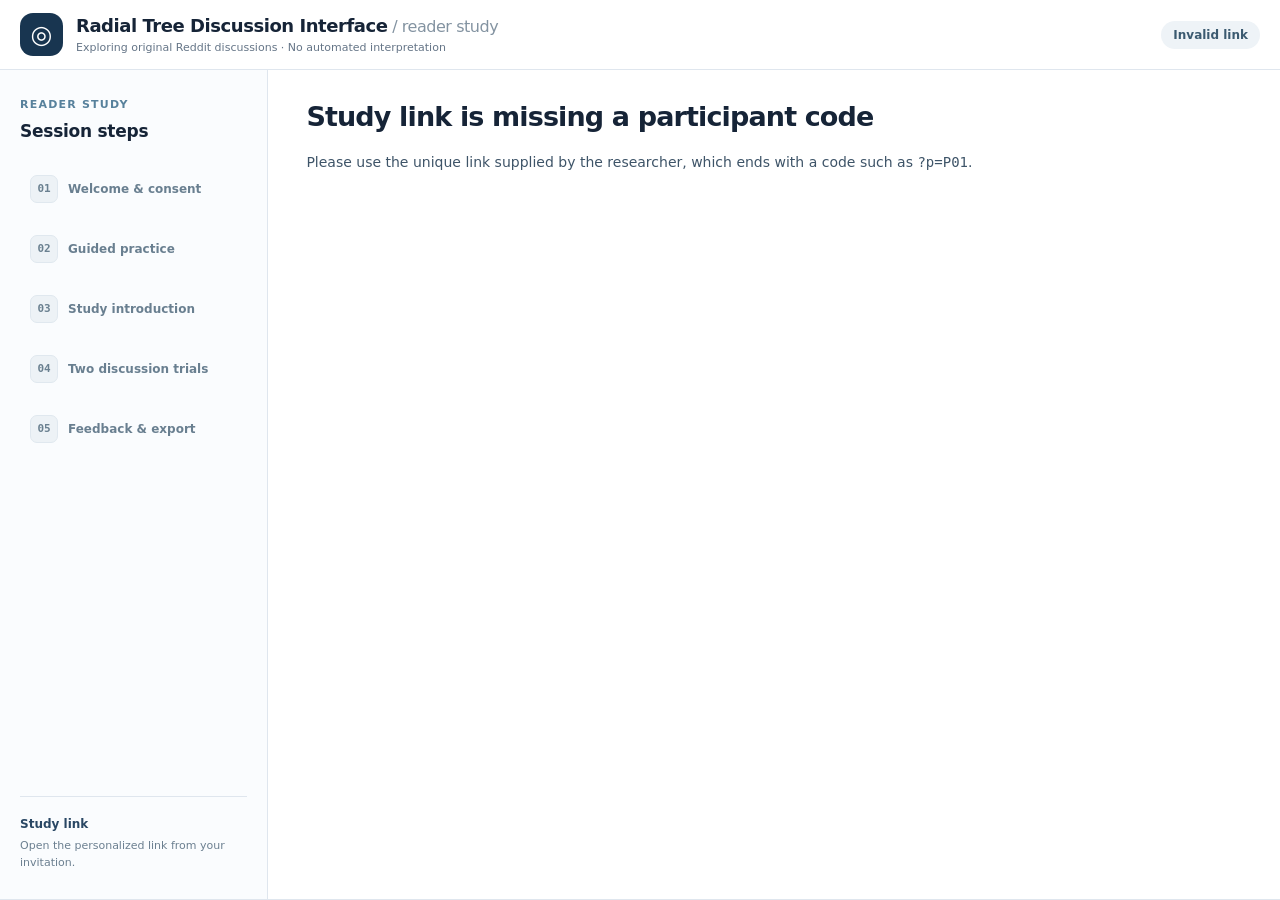
<file: study.html>
<!DOCTYPE html>

<html lang="en"><head><meta charset="utf-8"/><meta content="width=device-width, initial-scale=1" name="viewport"/>
<title>Radial Tree Discussion Interface · Reader study</title><link href="study.css?v=4.8" rel="stylesheet"/></head>
<body><div class="shell">
<header><div class="brand"><span aria-hidden="true" class="logo">◎</span><div class="brand-copy"><strong>Radial Tree Discussion Interface<span class="brand-mode"> / reader study</span></strong><small>Exploring original Reddit discussions · No automated interpretation</small></div></div><div class="header-right"><span aria-live="polite" class="stepper" id="stepper">Welcome</span><span aria-label="Elapsed trial time" class="timer trial-only" id="trialTimer">00:00</span><button class="primary trial-only" disabled="" id="taskNext" type="button">Save response &amp; continue →</button><span class="header-action-slot header-secondary-slot" id="headerSecondaryActions" aria-label="Secondary study action"></span><span class="header-action-slot header-primary-slot" id="headerPrimaryAction" aria-label="Continue through the study"></span></div></header>
<main>
<section class="card atlas-stage" id="welcome"><aside aria-label="Study progress" class="stage-rail"><p class="section-kicker">READER STUDY</p><h3>Session steps</h3><ol class="stage-steps"><li class="current"><span class="stage-step-number">01</span><span>Welcome &amp; consent</span></li><li><span class="stage-step-number">02</span><span>Guided practice</span></li><li><span class="stage-step-number">03</span><span>Study introduction</span></li><li><span class="stage-step-number">04</span><span>Two discussion trials</span></li><li><span class="stage-step-number">05</span><span>Feedback &amp; export</span></li></ol><div class="stage-rail-foot"><strong>Welcome &amp; consent</strong><p>Review the study and decide whether to participate.</p></div></aside><div class="stage-content">
<div class="eyebrow">WELCOME</div><h1>Evaluating the Radial Tree Discussion Interface</h1>
<p>In this reader study, you will evaluate the <strong>Radial Tree Discussion Interface</strong>: a visual tool for navigating public responses to reported scientific research. We are testing <strong>the interface and its features—not your knowledge of science or the quality of Reddit comments</strong>. The discussions are examples used to try the interface. Describe what the interface helped you do, rather than whether you agree with commenters.</p>
<div class="note"><strong>What to expect:</strong> a short guided practice, a brief explanation of the study, two discussion-exploration trials, and a closing questionnaire. Allow approximately 25–35 minutes. Please complete this in one sitting: refreshing will restart the session. Use a laptop or desktop browser for best results.</div>
<p class="participant-code"><strong>Your study code:</strong> <code id="participantCode"></code>. Do not enter your name or contact information.</p>
<h2 class="data-heading">Participation &amp; data handling</h2><p class="small data-info">Participation is voluntary. You may stop at any time before submission by closing this page. The study compiles task responses, ratings, elapsed times, selected comment IDs, and interface interactions into a downloadable file. It does not request your real identity or ask you to judge scientific correctness. Responses remain inside this browser until you download a JSON file. This website does not transmit your answers to a server. You must send the downloaded file to the researcher through the agreed channel. Please read the researcher-provided participant information and data-protection notice before participating. Do not include identifying information in your answers.</p>
<label class="check"><input id="consent" type="checkbox"/> I have read the information above, understand what will be recorded, and agree to participate.</label>
<div class="actions"><button class="primary" id="welcomeNext">Begin guided practice →</button></div>
</div></section>
<section class="card hidden atlas-practice" id="practice"><div class="practice-grid"><aside aria-label="Practice guidance" class="practice-guide">
<div class="eyebrow">PRACTICE · NOT SCORED</div><h1>Practice using the Radial Tree Discussion Interface</h1>
<p id="practicePrompt">Practice: begin with the basic radial tree. The center is the original post; links show replies. Select a comment to inspect it in the right reading panel.</p>
<div class="note">This practice uses a fourth Reddit discussion, <strong>Earth reflecting less light</strong>, which does not appear in the evaluation trials. You are learning the interface—not being tested on the subject matter.</div>
<div class="practice-status" id="practiceStatus">Step 1 of 2 · Basic radial tree</div>

<div class="actions"><button class="primary" id="practiceNext">Next: explore visible cues →</button></div>
</aside><div class="practice-preview"><div class="preview-heading"><span>Practice discussion · original Reddit data</span><span class="practice-label">Training only</span></div><div class="viewer-frame"><iframe id="practiceViewer" loading="eager" title="Practice discussion visualization"></iframe></div></div></div></section>
<section class="card hidden atlas-stage" id="introduction"><aside aria-label="Study progress" class="stage-rail"><p class="section-kicker">READER STUDY</p><h3>Session steps</h3><ol class="stage-steps"><li><span class="stage-step-number">01</span><span>Welcome &amp; consent</span></li><li><span class="stage-step-number">02</span><span>Guided practice</span></li><li class="current"><span class="stage-step-number">03</span><span>Study introduction</span></li><li><span class="stage-step-number">04</span><span>Two discussion trials</span></li><li><span class="stage-step-number">05</span><span>Feedback &amp; export</span></li></ol><div class="stage-rail-foot"><strong>Study introduction</strong><p>How the basic and enhanced radial trees differ.</p></div></aside><div class="stage-content">
<div class="eyebrow">STUDY INTRODUCTION</div><h1>Evaluating the Radial Tree Discussion Interface</h1>
<p>Science communicators often need to inspect lengthy public discussions without reading every comment. You will explore the <strong>same type of radial-tree interface</strong> in two display options and tell us how its visual features support overview, navigation, and tracing replies. <strong>This is an interface evaluation, not a test of Reddit content or scientific understanding.</strong></p>
<ul class="intro-options"><li><strong>How the radial tree works:</strong> the center represents the original Reddit post; branches and depth rings show who replied to whom. The right reading panel shows original text and conversation context.</li><li><strong>Basic radial tree:</strong> every comment circle is the same size. You can select comments, inspect replies, search, and zoom.</li><li><strong>Radial tree with visual cues:</strong> additional colors mark literal question marks (amber), URLs (teal), and Markdown quotations (pink); split colors indicate multiple cues. Node size also varies with the amount of comment text. These indicators help locate information, <strong>not assess importance or accuracy</strong>.</li><li><strong>In either option:</strong> gray outlined nodes indicate comments whose text was deleted, removed, or not captured; their reply connections remain important. Search highlights matching nodes in the tree; it does not filter away the right-hand conversation.</li></ul>
<p>You will try both display options on different discussions. Their order varies by participant. <strong>In your answers, describe your experience using the Radial Tree Discussion Interface, not whether individual Reddit comments or scientific claims were good or bad.</strong></p>
<div class="note">Focus on <strong>ease of overview, finding comments, following replies, and useful or distracting visual cues</strong>. You may use search and zoom. Search highlights matching nodes in the radial tree; selecting a result brings its conversation into the right reading panel.</div>
<div class="actions"><button class="primary" id="introNext">Start first evaluation trial →</button></div>
</div></section>
<section class="card hidden" id="trial">
<span class="visually-hidden" id="trialEyebrow">TRIAL 1 OF 2</span><h1 class="visually-hidden" id="trialTitle">Explore a discussion</h1>
<div id="taskCardHome" hidden><div class="task-card" id="taskCard" aria-label="Current evaluation activity"><div class="eyebrow" id="taskLabel">ACTIVITY 1 OF 3</div><h2 id="taskTitle">Obtain an overview</h2><p id="taskInstructions"></p><div id="taskAnswerArea"></div><div class="error hidden" id="taskError" role="alert"></div></div></div>
<div class="viewer-frame trial-viewer"><iframe id="trialViewer" loading="eager" title="Assigned radial Reddit discussion viewer"></iframe></div>
</section>
<section class="card hidden atlas-stage" id="trialRatings"><aside aria-label="Study progress" class="stage-rail"><p class="section-kicker">READER STUDY</p><h3>Session steps</h3><ol class="stage-steps"><li><span class="stage-step-number">01</span><span>Welcome &amp; consent</span></li><li><span class="stage-step-number">02</span><span>Guided practice</span></li><li><span class="stage-step-number">03</span><span>Study introduction</span></li><li><span class="stage-step-number">04</span><span>Two discussion trials</span></li><li class="current"><span class="stage-step-number">05</span><span>Feedback &amp; export</span></li></ol><div class="stage-rail-foot"><strong>Experience ratings</strong><p>Rate the radial tree you just used.</p></div></aside><div class="stage-content">
<div class="eyebrow" id="ratingEyebrow">AFTER TRIAL</div><h1>How did the Radial Tree Discussion Interface support your exploration?</h1>
<p>Rate how the <strong>Radial Tree Discussion Interface</strong> supported or hindered your exploration. Think about navigation, visible cues, and reading-panel behavior—not whether the posts or comments were correct.</p>
<form class="rating-form" id="ratingForm"><div id="ratingsItems"></div><div id="searchRatingItem"></div><div class="grid-2"><label>Optional comments about difficulty or distraction<textarea id="ratingComment" placeholder="What worked well or poorly?" rows="3"></textarea></label><label>Overall confidence in the overview you obtained<select id="ratingConfidence"><option value="">Select…</option><option value="1">1 · Very low</option><option value="2">2 · Low</option><option value="3">3 · Moderate</option><option value="4">4 · High</option><option value="5">5 · Very high</option></select></label></div>
<div class="hidden" id="specificCues"><h2>Additional signal usefulness</h2><p>For each additional cue, choose 0 if you did not notice it. Otherwise rate its usefulness (1 = not useful, 5 = very useful). Comment-length node sizing is an additional cue in this view and is rated below.</p><div id="cueItems"></div><label>Which cue helped or distracted you most, and why?<textarea id="cueExplanation" placeholder="Optional explanation" rows="3"></textarea></label></div>
<div class="actions"><button class="primary" id="ratingSubmit" type="submit" form="ratingForm">Continue →</button></div></form>
</div></section>
<section class="card hidden atlas-stage" id="finish"><aside aria-label="Study progress" class="stage-rail"><p class="section-kicker">READER STUDY</p><h3>Session steps</h3><ol class="stage-steps"><li><span class="stage-step-number">01</span><span>Welcome &amp; consent</span></li><li><span class="stage-step-number">02</span><span>Guided practice</span></li><li><span class="stage-step-number">03</span><span>Study introduction</span></li><li><span class="stage-step-number">04</span><span>Two discussion trials</span></li><li class="current"><span class="stage-step-number">05</span><span>Feedback &amp; export</span></li></ol><div class="stage-rail-foot"><strong>Final comparison</strong><p>Compare both interface conditions and export your answers.</p></div></aside><div class="stage-content">
<div class="eyebrow">RADIAL TREE INTERFACE · FINAL REFLECTION</div><h1>Comparing the two radial-tree display options</h1>
<p>You have completed both trials. Please consider which interface better supported a science communicator who needs to review a long discussion under time constraints.</p>
<label>Which Radial Tree Discussion Interface display option would you prefer for quickly exploring a long discussion?<select id="finalPreference"><option value="">Select…</option><option value="structure">Basic radial tree</option><option value="cues">Radial tree with visual cues</option><option value="both">Both equally</option><option value="depends">Depends on the activity or discussion</option></select></label>
<label>Which interface features helped or hindered your exploration?<textarea id="finalWhy" placeholder="Tell us which features influenced your exploration and why..." rows="4"></textarea></label>
<label>What single change would you recommend to improve the interface? (optional)<textarea id="finalChange" placeholder="A feature to add, remove, or modify..." rows="3"></textarea></label>
<div class="note">At the end, your browser will download one JSON response file containing your answers, ratings, timing data, and interface interactions. <strong>Nothing is sent automatically.</strong> Please send that JSON file to the researcher through the method provided in your invitation. Keep the file until the researcher confirms receipt. Do not refresh or close this page before downloading.</div>
<div class="actions"><button class="primary" id="finalSubmit">Finish and download my responses (JSON) ↓</button><button id="downloadBackup" type="button">Download draft JSON</button></div>
<div id="submitMessage" role="status"></div>
</div></section>
<section class="card hidden atlas-stage" id="thankyou"><aside aria-label="Study progress" class="stage-rail"><p class="section-kicker">READER STUDY</p><h3>Session steps</h3><ol class="stage-steps"><li><span class="stage-step-number">01</span><span>Welcome &amp; consent</span></li><li><span class="stage-step-number">02</span><span>Guided practice</span></li><li><span class="stage-step-number">03</span><span>Study introduction</span></li><li><span class="stage-step-number">04</span><span>Two discussion trials</span></li><li class="current"><span class="stage-step-number">05</span><span>Feedback &amp; export</span></li></ol><div class="stage-rail-foot"><strong>Session completed</strong><p>Save and return your response file.</p></div></aside><div class="stage-content"><div class="eyebrow">COMPLETED</div><h1>Thank you for participating</h1><p id="receipt"></p><div class="note"><strong>Required last step:</strong> Locate the downloaded JSON file in your Downloads folder and send it to the researcher using the agreed secure channel. <strong>We have not automatically received your responses.</strong> Keep a copy until receipt is acknowledged.</div><button class="primary" id="downloadFinalAgain" type="button">Download JSON again ↓</button></div></section>
<section class="card hidden atlas-stage" id="invalid"><aside aria-label="Study progress" class="stage-rail"><p class="section-kicker">READER STUDY</p><h3>Session steps</h3><ol class="stage-steps"><li><span class="stage-step-number">01</span><span>Welcome &amp; consent</span></li><li><span class="stage-step-number">02</span><span>Guided practice</span></li><li><span class="stage-step-number">03</span><span>Study introduction</span></li><li><span class="stage-step-number">04</span><span>Two discussion trials</span></li><li><span class="stage-step-number">05</span><span>Feedback &amp; export</span></li></ol><div class="stage-rail-foot"><strong>Study link</strong><p>Open the personalized link from your invitation.</p></div></aside><div class="stage-content"><h1>Study link is missing a participant code</h1><p>Please use the unique link supplied by the researcher, which ends with a code such as <code>?p=P01</code>.</p></div></section>
</main>
</div><script src="study.js?v=4.8"></script></body></html>
</file>
<file: style.css>
:root{color-scheme:light;--ink:#162437;--muted:#657587;--line:#dfe6ee;--paper:#fff;--wash:#f5f8fb;--blue:#3778ab;--link:#168a79;--question:#d19437;--both:#8066b6;--missing:#9ba8b6;--quote:#c46d8e}
*{box-sizing:border-box}
html,body{margin:0;min-height:100%;font-family:Inter,ui-sans-serif,system-ui,-apple-system,"Segoe UI",sans-serif;color:var(--ink);background:var(--wash)}
button,input,select{font:inherit}button{cursor:pointer}a{color:#245d88;text-decoration:none}a:hover{text-decoration:underline}
.app{display:flex;flex-direction:column;min-height:100vh}
header{display:flex;align-items:center;justify-content:space-between;gap:16px;padding:16px 24px;background:#fff;border-bottom:1px solid var(--line);min-height:78px}
.brand{display:flex;align-items:center;gap:13px}.logo{background:#183550;border-radius:13px;width:43px;height:43px;display:grid;place-items:center;color:#fff;font-size:25px}
h1{font-size:18px;margin:0;letter-spacing:-.025em}header .subtitle{font-size:12px;color:var(--muted);margin-top:3px}
.header-actions{display:flex;align-items:center;gap:9px;flex-wrap:wrap}.top-status{font-size:12px;color:var(--muted);max-width:400px}
button,.button{border:1px solid #d2dce6;background:#fff;border-radius:9px;color:#27435e;padding:9px 12px;font-size:12px;font-weight:650;display:inline-flex;gap:7px;align-items:center;justify-content:center;transition:background .12s,border .12s}
button:hover,.button:hover{background:#edf3f8;text-decoration:none}button:focus-visible,.button:focus-visible,select:focus-visible,input:focus-visible{outline:3px solid #8db9e1;outline-offset:2px}
.button.primary,button.primary{background:#183550;color:#fff;border-color:#183550}.button.primary:hover,button.primary:hover{background:#234d72}
input[type=file]{display:none}
.layout{display:grid;grid-template-columns:285px minmax(0,1fr) 340px;flex:1;min-height:0;height:calc(100vh - 78px)}
.left-panel,.right-panel{background:#fff;overflow-y:auto;min-height:0}.left-panel{border-right:1px solid var(--line);padding:21px 18px}.right-panel{border-left:1px solid var(--line);padding:20px}
.section-kicker{font-size:11px;letter-spacing:.1em;text-transform:uppercase;font-weight:750;color:#8290a0;margin:0 0 10px}
label.control-label{font-size:12px;font-weight:650;display:block;margin:14px 0 6px;color:#42566c}
select,input[type=text],input[type=search]{width:100%;border:1px solid #d7e0e9;border-radius:9px;background:#fff;padding:10px 11px;font-size:12px;color:var(--ink)}
.case-list{display:grid;gap:8px}.case-item{text-align:left;display:block;width:100%;padding:11px;border:1px solid #e0e7ee;background:#fff;border-radius:11px}.case-item.active{border-color:#6b9cc1;background:#edf5fb;box-shadow:inset 3px 0 0 #3579a8}.case-item span{display:block;font-size:12px;font-weight:750;line-height:1.4}.case-item small{font-size:11px;color:var(--muted);display:block;margin-top:5px;font-weight:450}
.sep{height:1px;background:var(--line);margin:18px 0}.counts{display:grid;grid-template-columns:repeat(2,1fr);gap:8px}.stat{background:#f5f8fb;border-radius:10px;padding:10px 11px}.stat strong{font-size:18px;font-weight:760;display:block;font-variant-numeric:tabular-nums}.stat span{font-size:10px;color:var(--muted);display:block;margin-top:3px}
.cue-buttons{display:grid;grid-template-columns:1fr 1fr;gap:7px}.cue-buttons button{justify-content:flex-start;text-align:left;font-weight:600;font-size:11px;padding:9px}.cue-buttons button.active{background:#e6f1f9;border-color:#7cb0d1}.swatch{border-radius:50%;width:9px;height:9px;display:inline-block;flex-shrink:0;background:var(--blue)}.swatch.link{background:var(--link)}.swatch.question{background:var(--question)}.swatch.both{background:var(--both)}.swatch.missing{background:var(--missing);border:1px solid #687888}.swatch.quote{background:var(--quote)}
.note{font-size:11px;line-height:1.55;color:var(--muted)}.hint{background:#f4f8fb;border:1px solid #e4edf4;border-radius:10px;padding:12px;font-size:11px;line-height:1.55;color:#526579}
.main{display:flex;flex-direction:column;overflow:hidden;min-height:0;min-width:0}.view-toolbar{background:#fff;display:flex;gap:10px;align-items:center;justify-content:space-between;border-bottom:1px solid var(--line);padding:12px 18px;flex-wrap:wrap;min-height:59px}
.tab-group{display:flex;background:#eef3f7;border-radius:9px;padding:3px;gap:3px}.tab-group button{border:0;background:transparent;padding:7px 11px;color:#526a80}.tab-group button.active{background:white;box-shadow:0 1px 4px #ccd7e1;color:#163c5c}
.toolbar-controls{display:flex;align-items:center;gap:8px;flex-wrap:wrap}.toolbar-controls label{font-size:11px;color:var(--muted);white-space:nowrap}.toolbar-controls select{padding:7px 9px;width:auto;min-width:116px}
.tool-small{min-width:33px;padding:7px 9px}
.view-area{position:relative;flex:1;min-height:0;overflow:hidden;background:radial-gradient(circle at 50% 49%,#fff 6%,#f5f9fc 100%)}
#treeSvg{display:block;width:100%;height:100%;touch-action:none;cursor:grab}#treeSvg.dragging{cursor:grabbing}
#treeSvg .rings circle{fill:none;stroke:#dce7ef;stroke-width:1;stroke-dasharray:3 7}
#treeSvg .edges path{fill:none;stroke:#bac8d5;stroke-width:1.3;stroke-opacity:.7;vector-effect:non-scaling-stroke;pointer-events:none}
#treeSvg .edges path.focused{stroke:#d38827;stroke-width:2.8;stroke-opacity:1}
#treeSvg .edges path.dim{stroke-opacity:.09}
#treeSvg .nodes circle.node{stroke:#fff;stroke-width:1.6;cursor:pointer;transition:stroke-width .12s,opacity .12s}
#treeSvg .nodes circle.node:hover{stroke:#152e46;stroke-width:2.5}#treeSvg .nodes circle.node.selected{stroke:#122c45;stroke-width:3.5}
#treeSvg .nodes circle.node.dim{opacity:.15}#treeSvg .nodes circle.node.hit{stroke:#da652d;stroke-width:3}
#treeSvg .nodes circle.node.missing{fill:#fff;stroke:#8899aa;stroke-width:2.1;stroke-dasharray:2 2}#treeSvg .nodes circle.node.root{fill:#203f5b;stroke:white;stroke-width:3}
#treeSvg .nodes circle.quote-ring{fill:none;stroke:var(--quote);stroke-width:1.6;stroke-dasharray:2 2;pointer-events:none}
#treeSvg .nodes circle.collapse-ring{fill:none;stroke:#425a72;stroke-width:1.8;stroke-dasharray:4 2;pointer-events:none}
#treeSvg text.svg-depth{fill:#97a6b6;font-size:10px;paint-order:stroke;stroke:white;stroke-width:3;pointer-events:none}
.overlay-controls{position:absolute;right:17px;bottom:20px;display:flex;gap:6px;background:white;border:1px solid var(--line);border-radius:12px;padding:6px;box-shadow:0 8px 23px #19385812}
.overlay-caption{position:absolute;left:18px;bottom:20px;max-width:310px;font-size:11px;color:#617487;background:#ffffffec;border:1px solid var(--line);border-radius:9px;padding:10px 12px;line-height:1.45;pointer-events:none}
.tooltip{position:absolute;pointer-events:none;z-index:10;min-width:180px;max-width:295px;background:#17283b;box-shadow:0 8px 20px #0002;border-radius:9px;color:#fff;padding:9px 11px;font-size:11px;line-height:1.5;white-space:pre-line;display:none}
.tooltip b{color:#d4e4f2}
.info-title{font-size:19px;line-height:1.36;letter-spacing:-.02em;margin:2px 0 12px;overflow-wrap:anywhere}.breadcrumb{font-size:11px;color:var(--muted);margin:0 0 12px}.pills{display:flex;gap:5px;flex-wrap:wrap;margin:11px 0}.pill{display:inline-flex;padding:5px 8px;background:#eef3f7;border-radius:30px;font-size:10px;font-weight:650;color:#3b5a70}.pill.green{background:#e5f4ed;color:#167c66}.pill.amber{background:#fff1dc;color:#996417}.pill.purple{background:#f0eafa;color:#7253a3}.pill.grey{background:#eceff2;color:#66788a}
.meta{display:grid;grid-template-columns:100px minmax(0,1fr);column-gap:10px;row-gap:9px;font-size:11px;line-height:1.5;margin:12px 0}.meta dt{color:#7c8b9b}.meta dd{margin:0;overflow-wrap:anywhere;color:#34475a}
.comment-body{font-size:12px;line-height:1.7;white-space:pre-wrap;overflow-wrap:anywhere;background:#f6f8fa;border:1px solid #e8edf2;border-radius:10px;padding:12px;margin-top:11px;max-height:42vh;overflow:auto}
.reply-list{display:grid;gap:5px;margin-top:10px}.reply-list button{display:block;text-align:left;width:100%;line-height:1.45;font-weight:450;overflow:hidden}.reply-list button b{display:block;font-size:11px;color:#234e70}.reply-list button span{display:block;white-space:nowrap;overflow:hidden;text-overflow:ellipsis;color:#627487;font-size:10px}.row-actions{display:flex;gap:7px;flex-wrap:wrap;margin:12px 0}.subheading{font-weight:750;font-size:12px;margin:16px 0 9px}
.reader-view{overflow:auto;height:100%;padding:18px 23px;max-width:100%;background:#f7f9fb}.thread-entry{margin:7px 0 7px 0;background:#fff;border:1px solid #e1e7ee;border-left:3px solid #b3c8d8;padding:10px 12px;border-radius:8px}.thread-entry strong{font-size:12px}.thread-entry .reader-meta{font-size:10px;color:var(--muted);margin:5px 0}.thread-entry .reader-body{white-space:pre-wrap;overflow-wrap:anywhere;font-size:12px;line-height:1.6;max-height:150px;overflow:auto}.thread-entry .reader-actions{display:flex;justify-content:space-between;gap:10px;align-items:center}.thread-entry.selected{border-color:#9cbcd6;border-left-color:#2d719b;background:#f0f7fd}
.reader-indent{margin-left:17px;padding-left:12px;border-left:1px solid #ccd8e3}.reader-roots{max-width:780px;margin:0 auto}
.json-view{height:100%;overflow:auto;padding:22px;background:#172432;color:#e9f0f9}.json-view pre{white-space:pre-wrap;word-break:break-word;font-size:11px;line-height:1.55;margin:0;font-family:ui-monospace,"Cascadia Code",Consolas,monospace}
.hidden{display:none!important}
.empty{padding:20px;text-align:center;color:var(--muted);font-size:12px}.mobile-view-tip{display:none}
@media(max-width:1190px){.layout{grid-template-columns:245px minmax(0,1fr) 290px}.left-panel{padding:16px 12px}.right-panel{padding:16px}.case-item span{font-size:11px}}
@media(max-width:880px){.layout{height:auto;min-height:calc(100vh - 78px);grid-template-columns:220px minmax(0,1fr)}.right-panel{grid-column:1/-1;border-top:1px solid var(--line);max-height:370px}.view-area{min-height:560px}.left-panel{grid-row:1}.main{grid-row:1;min-height:620px}header{padding:12px}}
@media(max-width:570px){header{align-items:flex-start;flex-direction:column}.layout{display:flex;flex-direction:column;height:auto}.left-panel{max-height:450px;border-right:0;border-bottom:1px solid var(--line)}.main{height:640px;min-height:640px}.view-area{min-height:430px}.right-panel{max-height:none}.overlay-caption{display:none}}
/* Keep the visualization and both inspector columns within the desktop viewport. */
@media(min-width:881px){
  .app{height:100vh;min-height:0;overflow:hidden}
  header{flex:0 0 78px}
  .layout{flex:1 1 0;min-height:0;height:auto;overflow:hidden}
  .left-panel,.right-panel,.main{min-height:0;height:100%}
}

/* Evaluation-only controls: same three-column layout and original comment inspector. */
.study-banner{background:#eaf1f7;border-bottom:1px solid #c5d4e0;padding:10px 18px;font-size:12px;color:#28455d}
.study-banner-top{display:flex;justify-content:space-between;align-items:center;gap:12px;flex-wrap:wrap}
.study-meta{font-size:11px;color:#4e697e;margin-left:8px}
.study-instructions{font-size:11px;color:#50677b;margin-top:3px}
.study-actions{display:flex;align-items:center;gap:10px}
.study-response{display:flex;gap:9px;flex-wrap:wrap;align-items:center;border-top:1px solid #cfdae4;margin-top:10px;padding-top:10px}
.study-response label{font-size:11px;font-weight:700}
.study-response textarea{flex:1 1 320px;min-height:48px;max-height:100px;padding:8px 10px;border:1px solid #bacad8;border-radius:8px;font:inherit;resize:vertical}
.study-response select{width:auto;padding:8px}
.study-done{margin:8px 0 0;font-weight:600}
.study-mode .layout{height:auto;flex:1;min-height:0}
.study-mode .app{height:100vh;min-height:0;overflow:hidden}
.study-mode header{min-height:70px;flex:0 0 70px}
.study-mode .left-panel .note{max-width:280px}
.study-mode .view-toolbar{justify-content:flex-end}
.study-mode .main{min-height:0}
.study-mode #treeSvg .nodes circle.node{transition:none}
@media(max-width:880px){.study-mode .app{height:auto;overflow:visible}.study-mode .layout{height:auto;display:block}.study-mode .main{height:620px}.study-banner-top{align-items:flex-start}}

.study-cue-ratings{width:100%;background:#fff;border:1px solid #d3e0e9;border-radius:10px;padding:10px;display:grid;gap:8px}
.study-cue-ratings .fine{font-size:11px;color:#64798a}
.study-rating-grid{display:grid;grid-template-columns:repeat(4,minmax(125px,1fr));gap:8px}
.study-rating-grid label{font-size:11px}.study-rating-grid select{margin-top:4px;width:100%}
.study-cue-ratings textarea{min-height:37px;width:100%}
.study-answer-stage .layout{pointer-events:none;user-select:none;opacity:.75}
@media(max-width:900px){.study-rating-grid{grid-template-columns:repeat(2,minmax(135px,1fr))}}

/* Embedding in the guided online participant journey; only outer portal controls phases. */
.study-embedded #studyBanner{display:none!important}
.study-embedded .app{height:100vh!important}
.study-embedded header{min-height:58px;flex-basis:58px;padding-top:8px;padding-bottom:8px}
.study-embedded .brand .subtitle{display:none}
.study-embedded .brand h1{font-size:15px}

.study-embedded .left-panel{padding:10px}
.study-embedded .persistent-post-title{padding:10px 12px}
.study-embedded .detail-content{padding:12px}
.study-embedded .view-toolbar{min-height:44px;padding:5px 10px}

/* V3.4: the full research-post title is permanently visible in the reading panel.
   The title occupies no space in the radial visualization column. */
.right-panel{display:flex;flex-direction:column;overflow:hidden;padding:0}
.persistent-post-title{flex:0 0 auto;padding:16px 19px 14px;background:#f8fbfd;border-bottom:1px solid var(--line);min-height:0;overflow-wrap:anywhere}
.post-title-label{display:block;font-size:10px;font-weight:750;letter-spacing:.065em;text-transform:uppercase;color:#6e8295;margin-bottom:7px}
.post-title-text{margin:0;font-size:14px;font-weight:750;line-height:1.43;letter-spacing:-.015em;color:#243b51;overflow-wrap:anywhere}
.detail-content{min-height:0;flex:1 1 auto;overflow-y:auto;overscroll-behavior:contain;padding:18px 19px 20px;background:#fff}
@media(max-width:1190px){.persistent-post-title{padding:13px 13px 11px}.detail-content{padding:14px 13px}}
@media(max-width:880px){.right-panel{min-height:220px}.persistent-post-title{position:relative}}
@media(max-width:570px){.right-panel{min-height:320px;max-height:500px}}

/* V3.5: No redundant toolbar above the radial graph during practice or evaluation.
   Use the already-present in-tree + / - / Fit controls instead. */
.study-mode .view-toolbar{display:none!important}

/* V3.6: The outer study portal is the only page-level header. The embedded
   viewer keeps its three-panel content, but not its duplicate logo/header. */
.study-embedded header{display:none!important}
.study-embedded .app{height:100vh!important;min-height:0!important}
.study-embedded .layout{flex:1 1 0!important;min-height:0!important;height:100%!important}


/* V3.7: embedded study view is decluttered for a clearer landing view. */
.study-embedded .left-panel{padding:8px 10px}
.study-embedded .left-panel .section-kicker{margin-bottom:6px;font-size:10px}
.study-embedded .counts{gap:6px}
.study-embedded .stat{padding:7px 8px}
.study-embedded .stat strong{font-size:16px}
.study-embedded .stat span{font-size:9px}
.study-embedded .left-panel .sep{margin:10px 0}
.study-embedded .left-panel .note{display:none}
.study-embedded .left-panel .hint{padding:9px;font-size:10px;line-height:1.4}
.study-embedded .overlay-caption{display:none!important}
.study-embedded .view-area{background:radial-gradient(circle at 50% 49%,#fff 6%,#f7fbfe 100%)}
.study-embedded .layout{grid-template-columns:235px minmax(0,1fr) 320px}
.study-embedded .persistent-post-title{padding:10px 12px 9px}
.study-embedded .post-title-text{font-size:13px;line-height:1.34}
.study-embedded .detail-content{padding:12px}
.study-embedded .detail-content .section-kicker:first-child{margin-top:0}
@media(max-width:1190px){.study-embedded .layout{grid-template-columns:210px minmax(0,1fr) 280px}}


/* V3.8: original study post metadata is reduced to one score field.
   Original comments, their parent controls and replies remain available. */
.study-embedded .compact-score{display:flex;align-items:center;justify-content:space-between;gap:9px;margin:0 0 10px;padding:9px 10px;background:#f1f6fa;border:1px solid #e1eaf1;border-radius:8px}
.study-embedded .compact-score span{font-size:11px;font-weight:600;color:#60768b}
.study-embedded .compact-score strong{font-size:15px;color:#183e5c;font-variant-numeric:tabular-nums}
.study-embedded .detail-content .subheading{margin-top:11px;margin-bottom:7px}
.study-embedded .detail-content .info-title{font-size:15px;margin:0 0 8px}
.study-embedded .detail-content .comment-body{margin-top:6px}


/* V3.9: keep source context continuous, give the radial tree a true auto-fit
   on delayed iframe resize, and keep the post score with left-hand statistics. */
.discussion-stat-heading{display:flex;align-items:center;justify-content:space-between;gap:6px;flex-wrap:wrap}
.post-score-inline{display:none;font-size:10px;line-height:1.25;letter-spacing:0;font-weight:650;text-transform:none;color:#4f6a81;background:#edf3f8;border:1px solid #e3edf4;border-radius:5px;padding:4px 6px;font-variant-numeric:tabular-nums}
.study-embedded .post-score-inline{display:inline-block}
.study-embedded .discussion-stat-heading{margin:0 0 8px}
.persistent-post-context{flex:0 0 auto;min-height:0;padding:10px 19px;background:#fff;border-bottom:1px solid var(--line)}
.post-context-label{display:block;font-size:10px;font-weight:750;color:#778b9e;letter-spacing:.045em;text-transform:uppercase;margin-bottom:5px}
.post-context-body{font-size:12px;line-height:1.48;white-space:pre-wrap;overflow-wrap:anywhere;max-height:105px;overflow-y:auto;color:#394e62;overscroll-behavior:contain}
.post-context-empty{color:#8291a0;font-size:11px;font-style:italic}
.study-embedded .persistent-post-context{padding:9px 12px 9px}
.study-embedded .post-context-label{font-size:9px;margin-bottom:3px}
.study-embedded .post-context-body{font-size:11px;max-height:85px;line-height:1.35}
.study-embedded .post-context-empty{font-size:10px}
.study-embedded .inspector-guide{font-size:11px;line-height:1.5;color:#5e7387;margin:0 0 8px}
.selected-comment-heading{display:flex;justify-content:space-between;align-items:center;gap:8px;margin-bottom:6px}
.selected-comment-heading .section-kicker{margin-bottom:3px}
.selected-comment-heading .info-title{margin:0}
.comment-score{flex-shrink:0;font-size:11px;font-weight:650;color:#56758d;font-variant-numeric:tabular-nums}
.study-embedded .detail-content{padding-top:11px}
@media(max-width:1190px){.persistent-post-context{padding:9px 13px}}


/* V4.0 — stable tree, independent visual channels, inline threaded context. */
#treeSvg .nodes circle.node.missing{fill:#eef2f6!important;stroke:#d8e1e9!important;stroke-width:1!important;stroke-dasharray:none!important;opacity:.52}
#treeSvg .nodes circle.node.missing:hover{stroke:#7b93a8!important;opacity:.9}
#treeSvg .nodes circle.url-ring{fill:none;stroke:#168a79;stroke-width:2.2;pointer-events:none}
#treeSvg .nodes circle.quote-ring{fill:none;stroke:#ce5b86;stroke-width:2;stroke-dasharray:3 2;pointer-events:none}
.swatch.link{background:#fff;border:2px solid #168a79}
.swatch.quote{background:#fff;border:2px dashed #ce5b86}
.swatch.question{background:#d19437}
.conversation-section-head{margin:3px 0 10px}
.conversation-stack{display:grid;gap:8px}
.conversation-card{border:1px solid #dce5ed;border-left:3px solid #a8b7c4;border-radius:8px;background:#fff;padding:9px 10px;margin-left:calc(var(--reply-indent)*10px);min-width:0;overflow-wrap:anywhere}
.conversation-card.ancestor{border-left-color:#dbad65;background:#fbfcfd}
.conversation-card.current{border-left:4px solid #d48b2e;background:#f5f9fc;border-color:#c7ddeb;border-left-color:#d48b2e}
.conversation-card.unavailable{opacity:.68;background:#f7f9fb;border-left-color:#dae1e7}
.conversation-card-head{display:flex;justify-content:space-between;align-items:center;gap:6px;margin-bottom:7px;min-width:0}
.conversation-select{background:none;border:0;padding:0;display:inline;color:#245879;text-align:left;font-weight:750;font-size:12px;max-width:75%;overflow-wrap:anywhere}
.conversation-select:hover{background:none;text-decoration:underline}
.conversation-body{font-size:12px;line-height:1.48;white-space:pre-wrap;overflow-wrap:anywhere;color:#263c50}
.conversation-card .comment-score{font-size:10px;white-space:nowrap;font-weight:550}
.conversation-cues{display:flex;flex-wrap:wrap;gap:5px;margin-top:8px}
.cue-chip{font-size:10px;padding:2px 6px;border-radius:10px;background:#eef3f7;color:#4d6275}
.cue-chip.question{background:#fff1dc;color:#936316}
.cue-chip.url{background:#e4f4f1;color:#168a79}
.cue-chip.quote{background:#faeaf0;color:#ac4568}
.reading-replies{margin:13px 0 3px}
.reading-replies>summary{cursor:pointer;font-size:12px;font-weight:750;color:#2a536f;padding:8px 4px;border-bottom:1px solid #e5edf4;line-height:1.4}
.reading-only{font-size:10px;color:#6e879c;font-weight:500}
.reply-stack{padding-top:10px}
.no-followups{font-size:11px;color:#8190a0;margin-top:15px}
.load-more-replies{width:100%;margin-top:9px;font-size:11px}
.study-embedded .detail-content{padding:10px 10px 16px}
.study-embedded .conversation-card{padding:8px;margin-left:calc(var(--reply-indent)*8px)}
.study-embedded .conversation-body{font-size:11px;line-height:1.42}
.study-embedded .conversation-select{font-size:11px}
.study-embedded .conversation-stack{gap:7px}

/* Separate search-result highlighting from question-mark amber and cue rings. */
#treeSvg .nodes circle.node.hit{stroke:#203f5b;stroke-width:3}

/* V4.2: one colored circle per comment; secondary cues are internal sectors,
   never external concentric outlines. Selection remains clearly bounded. */
#treeSvg .nodes path.cue-sector{pointer-events:none;stroke:none}
.study-embedded .left-panel .swatch.quote,.swatch.quote{background:#ce5b86}
.study-embedded .left-panel .swatch.link,.swatch.link{background:#168a79}
.study-embedded .left-panel .swatch.question,.swatch.question{background:#d19437}
.conversation-card.current{scroll-margin-top:10px}


/* V4.5 — Same dashboard left pane now begins with the task and response box.
   Only the evaluation iframe gets this treatment. Practice stays unchanged. */
.study-embedded.study-task-mounted .layout{grid-template-columns:300px minmax(0,1fr) 320px}
.study-embedded.study-task-mounted .left-panel{padding:10px 12px}
.study-embedded.study-task-mounted .embedded-task-card{
 display:block;background:#f3f8fc;border:1px solid #cbddea;border-radius:10px;
 padding:12px 11px 13px;margin:0 0 14px;color:#243d52;
}
.study-embedded.study-task-mounted .embedded-task-card .eyebrow{
 display:block;font-weight:800;color:#35719a;font-size:10px;letter-spacing:.09em;
 text-transform:uppercase;margin:0 0 5px;
}
.study-embedded.study-task-mounted .embedded-task-card h2{
 font-size:15px;line-height:1.3;margin:0 0 9px;color:#203c55;
}
.study-embedded.study-task-mounted .embedded-task-card p{
 font-size:12px;line-height:1.5;color:#3d556a;margin:0 0 10px;
}
.study-embedded.study-task-mounted .embedded-task-card label{
 display:block;font-size:12px;font-weight:700;line-height:1.4;
 color:#263e53;margin:9px 0 5px;
}
.study-embedded.study-task-mounted .embedded-task-card textarea{
 display:block;width:100%;box-sizing:border-box;border-radius:8px;
 border:1px solid #c3d2df;background:#fff;color:#162437;
 min-height:88px;max-height:240px;padding:9px 10px;font:inherit;
 font-size:12px;line-height:1.5;resize:vertical;margin:0;
}
.study-embedded.study-task-mounted .embedded-task-card textarea:focus-visible,
.study-embedded.study-task-mounted .embedded-task-card button:focus-visible{
 outline:3px solid #8db9e1;outline-offset:2px;
}
.study-embedded.study-task-mounted .embedded-task-card .task-capture{
 display:grid;grid-template-columns:1fr;gap:5px;margin:10px 0;
}
.study-embedded.study-task-mounted .embedded-task-card .task-capture button{
 width:100%;padding:7px 8px;font-size:11px;justify-content:center;
}
.study-embedded.study-task-mounted .embedded-task-card .task-capture code{
 width:100%;display:block;overflow-wrap:anywhere;font-size:10px;
 background:#e3edf5;padding:6px 8px;border-radius:6px;
}
.study-embedded.study-task-mounted .embedded-task-card .error{
 color:#a62f29;font-size:11px;line-height:1.4;margin:8px 0 0;
}
@media(max-width:1220px){
 .study-embedded.study-task-mounted .layout{grid-template-columns:275px minmax(0,1fr) 285px}
}
@media(max-width:990px){
 .study-embedded.study-task-mounted .layout{grid-template-columns:245px minmax(0,1fr) 260px}
}
@media(max-width:880px){
 .study-embedded.study-task-mounted .layout{display:grid;grid-template-columns:235px minmax(0,1fr)}
 .study-embedded.study-task-mounted .right-panel{grid-column:1/-1;max-height:350px}
}


/* V4.8: accessible, always-visible radial-tree key without large extra toolbars. */
.visual-legend{position:absolute;top:10px;left:12px;z-index:3;display:flex;flex-wrap:wrap;align-items:center;gap:5px 10px;max-width:min(88%,630px);padding:6px 9px;background:rgba(255,255,255,.95);border:1px solid #dde7f0;border-radius:9px;box-shadow:0 2px 8px #18395010;color:#485d72;font-size:10px;line-height:1.2}
.legend-item{position:relative;display:inline-flex;align-items:center;gap:4px;white-space:nowrap;cursor:help;border-radius:3px;outline-offset:2px}
.legend-dot{width:10px;height:10px;display:inline-block;border-radius:100%;flex:0 0 10px;background:#477fae}
.legend-dot.legend-root{background:#203f5b}
.legend-dot.legend-question{background:#d19437}
.legend-dot.legend-url{background:#168a79}
.legend-dot.legend-quote{background:#ce5b86}
.legend-dot.legend-multi{background:conic-gradient(#168a79 0 50%, #d19437 50% 100%)}
.legend-dot.legend-missing{background:#edf1f4;border:1.8px dashed #70859b}
.legend-note{white-space:nowrap;font-weight:650;color:#3c6f8d;cursor:help}
.legend-item:hover:after,.legend-item:focus-visible:after,.legend-note:hover:after,.legend-note:focus-visible:after{content:attr(data-help);position:absolute;z-index:12;top:19px;left:0;max-width:270px;min-width:200px;white-space:normal;background:#183550;color:white;border-radius:6px;padding:8px 10px;box-shadow:0 6px 18px #1115;font-size:11px;line-height:1.4;pointer-events:none}
.study-embedded .visual-legend{top:7px;left:7px;padding:5px 7px;max-width:min(91%,520px);font-size:9px;gap:4px 8px}
/* Show unavailable comments as contextual bridges, not faded/deprioritized content. */
#treeSvg .nodes circle.node.missing{fill:#edf1f4!important;stroke:#71889f!important;stroke-width:1.6!important;stroke-dasharray:2 2!important;opacity:1!important}
.conversation-card.unavailable{opacity:1;background:#f7fafc;border-left:3px dashed #8198aa}
.conversation-card.unavailable .conversation-body{font-style:italic;color:#5e7389}
.missing-explanation{font-size:10px;color:#5e7389;background:#edf3f7;padding:5px 7px;border-radius:5px;margin:7px 0 0;line-height:1.45}
.tooltip-missing{color:#dcebf3;margin-top:5px;border-top:1px solid #ffffff40;padding-top:5px}
/* Filters before search are easy to notice; keep the sidebar independently scrollable. */
.study-embedded .cue-buttons button{padding:6px 7px}
.study-embedded .cue-search-separator{margin:9px 0}
@media(max-width:700px){.visual-legend{font-size:9px;max-width:94%}}

/* V4.8.1: one hover/focus explanation per legend item; native title tooltips are removed. */
.legend-note{position:relative;outline-offset:2px}


/* V4.8.2: cue-filter hover/focus help is a single fixed overlay, not a
   browser-native title popup. It stays readable outside the scrolling sidebar. */
.cue-filter-help-popup{position:fixed;z-index:1000;width:270px;max-width:calc(100vw - 20px);padding:10px 12px;border-radius:8px;background:#183550;color:white;font-size:12px;line-height:1.5;box-shadow:0 9px 24px #10263835;pointer-events:none;text-align:left;font-weight:450}
.cue-filter-help-popup[hidden]{display:none!important}
.visually-hidden-cue{position:absolute!important;width:1px!important;height:1px!important;padding:0!important;margin:-1px!important;overflow:hidden!important;clip:rect(0,0,0,0)!important;white-space:nowrap!important;border:0!important}
</file>
<file: study.css>
/* Discussion Atlas V4.4 — unified reader-study visual language.
   Mirrors the regular viewer's navy / white / slate palette, logo,
   typography, thin panel borders, and compact navigation conventions.
   All functionality remains in study.js and embedded app.js. */
:root {
  color-scheme: light;
  --ink:#162437; --muted:#657587; --line:#dfe6ee;
  --paper:#fff; --wash:#f5f8fb; --navy:#183550;
  --blue:#3778ab; --pale:#eef3f7; --note:#f4f8fb;
  font-family: Inter, ui-sans-serif, system-ui, -apple-system, "Segoe UI", sans-serif;
  font-size:14px; color:var(--ink); background:var(--wash);
}
*{box-sizing:border-box}
html,body{margin:0;min-height:100%;}
body{background:var(--wash)}
.shell{width:100%;max-width:none;margin:0;padding:0 clamp(12px,1.25vw,24px)}
header{height:78px;display:flex;align-items:center;justify-content:space-between;gap:16px;background:var(--paper);border-bottom:1px solid var(--line);}
header .brand{display:flex;align-items:center;gap:13px;min-width:0}
.logo{height:43px;width:43px;flex:0 0 43px;border-radius:13px;background:var(--navy);color:#fff;display:grid;place-items:center;font-size:25px;line-height:1}
.brand-copy{min-width:0}
.brand strong{font-size:18px;line-height:1.2;letter-spacing:-.025em;display:block;white-space:nowrap}
.brand-mode{font-size:16px;font-weight:400;color:#8393a1}
.brand small{display:block;margin-top:4px;font-size:11px;color:var(--muted);letter-spacing:0}
.header-right{display:flex;align-items:center;justify-content:flex-end;gap:10px;min-width:0}
.stepper{font-size:12px;color:#3b5a70;background:var(--pale);border-radius:99px;padding:7px 12px;white-space:nowrap;font-weight:700}
.header-right .trial-only{display:none}
body[data-screen="trial"] .header-right .trial-only{display:inline-flex;align-items:center;justify-content:center}
.timer{font-variant-numeric:tabular-nums;font-family:ui-monospace,"Cascadia Code",Consolas,monospace;font-size:12px;min-width:56px;background:#f4f8fb;padding:8px;border-radius:7px;text-align:center;color:#2b4b64;white-space:nowrap}
main{padding:18px 0 24px;min-width:0}
.card{background:var(--paper);border:1px solid var(--line);border-radius:13px;margin:0 auto 18px;box-shadow:none;min-width:0}
.hidden{display:none!important}
.visually-hidden{position:absolute!important;width:1px!important;height:1px!important;padding:0!important;margin:-1px!important;overflow:hidden!important;clip:rect(0,0,0,0)!important;white-space:nowrap!important;border:0!important}
h1{margin:0 0 17px;color:var(--ink);font-size:24px;line-height:1.25;letter-spacing:-.032em}
h2{font-size:16px;line-height:1.4;margin:22px 0 9px;letter-spacing:-.015em}
h3{font-size:14px;margin:0 0 13px}
p{color:#3e5468;line-height:1.65;margin:0 0 15px}
li{margin:0}
.eyebrow,.section-kicker{font-size:11px;text-transform:uppercase;letter-spacing:.11em;font-weight:750;color:#57819c;margin-bottom:9px;line-height:1.3}
.small{font-size:12px;color:var(--muted);line-height:1.65}
.note{background:var(--note);border:1px solid #e4edf4;border-radius:10px;padding:13px 15px;margin:15px 0;color:#425d73;font-size:12px;line-height:1.65}
button{background:#fff;border:1px solid #d2dce6;border-radius:9px;color:#27435e;padding:10px 14px;font-size:12px;font-weight:650;cursor:pointer;font-family:inherit;min-height:35px;transition:background .12s,border-color .12s}
button:hover{background:#edf3f8}
button:disabled{opacity:.55;cursor:not-allowed}
button.primary{background:var(--navy);color:white;border-color:var(--navy)}
button.primary:hover{background:#234d72}
button:focus-visible,select:focus-visible,textarea:focus-visible,input:focus-visible{outline:3px solid #8db9e1;outline-offset:2px}
.actions{display:flex;gap:10px;align-items:center;justify-content:flex-end;flex-wrap:wrap;margin-top:22px}
.actions .small{margin-right:auto}
label{display:block;font-size:12px;font-weight:650;color:#34495f;margin-top:15px}
input[type="text"],textarea,select{display:block;width:100%;margin:7px 0 13px;border:1px solid #d7e0e9;border-radius:9px;background:#fff;color:var(--ink);padding:10px 12px;font:inherit;font-size:13px}
textarea{min-height:72px;resize:vertical}
select{min-height:39px}
.error,.failure{font-size:12px;color:#aa362a;margin:10px 0}
.success{color:#177755}
code{font-family:ui-monospace,monospace;overflow-wrap:anywhere}

/* Dashboard-style information screens — parallel to regular viewer panels. */
.atlas-stage{display:grid;grid-template-columns:260px minmax(0,1fr);width:min(100%,1320px);min-height:min(690px,calc(100dvh - 140px));overflow:hidden}
.stage-rail{background:#fafcfe;border-right:1px solid var(--line);padding:26px 20px;display:flex;flex-direction:column;gap:0}
.stage-rail h3{font-size:17px;margin:0 0 23px;letter-spacing:-.015em}
.stage-steps{list-style:none;margin:0;padding:0;display:grid;gap:10px}
.stage-steps li{display:flex;align-items:center;gap:10px;padding:10px 9px;border:1px solid transparent;border-radius:9px;font-size:12px;color:#697f90;font-weight:550;line-height:1.3}
.stage-steps li.current{border-color:#c7dcec;background:#ebf5fb;color:#204f73;font-weight:700}
.stage-step-number{display:grid;place-items:center;background:#edf2f6;border:1px solid #e0e8ef;border-radius:7px;min-width:28px;height:28px;font-family:ui-monospace,Consolas,monospace;font-size:11px;color:#6a8090}
.current .stage-step-number{background:#fff;color:#245d85;border-color:#b7d1e4}
.stage-rail-foot{margin-top:auto;border-top:1px solid var(--line);padding-top:18px;color:#566a7b}
.stage-rail-foot strong{font-size:12px;color:#294764}
.stage-rail-foot p{font-size:11px;color:#6b7f90;margin:6px 0 0;line-height:1.55}
.stage-content{padding:42px clamp(28px,5.2vw,80px) 40px;max-width:1050px;width:100%;min-width:0}
.stage-content>p,.stage-content>ul,.stage-content>.note,.stage-content>.data-info{max-width:800px}
.stage-content .eyebrow{margin-bottom:12px}
.stage-content>h1{font-size:27px;max-width:750px}
.stage-content .check{margin-top:18px;padding:14px 15px;background:#f8fbfd;border:1px solid #e3eaf1;border-radius:10px;display:flex;align-items:flex-start;gap:12px;max-width:810px;font-size:12px;line-height:1.6}
.stage-content .check input{margin:3px 0 0;flex-shrink:0;accent-color:#235d83}
.stage-content .check+.actions{max-width:810px}
.participant-code{background:#f7f9fc;max-width:810px;padding:12px 15px;border-left:3px solid #5d91b4;border-radius:4px;margin:17px 0;font-size:13px}
.participant-code code{font-weight:800;color:#204d6c}
.data-heading{font-size:13px;color:#355b77;letter-spacing:0;margin:25px 0 8px}
.data-info{font-size:12px;color:#647587;padding-bottom:4px}
.intro-options{list-style:none;padding:0;display:grid;gap:10px;margin:20px 0}
.intro-options li{border:1px solid #e1e9f0;border-radius:9px;background:#fbfcfe;padding:13px 15px;font-size:13px;line-height:1.6;color:#485c70}
.intro-options strong{color:#234b69}
.stage-content .actions{max-width:810px}

/* Practice is the real dashboard with a guided left rail, not a large survey card. */
body[data-screen="practice"] main{padding:12px 0}
.atlas-practice{width:100%;overflow:hidden;margin:0}
.practice-grid{display:grid;grid-template-columns:282px minmax(0,1fr);height:calc(100dvh - 103px);min-height:590px}
.practice-guide{background:#fff;border-right:1px solid var(--line);padding:25px 18px;display:flex;flex-direction:column;overflow:auto;min-height:0}
.practice-guide .eyebrow{margin-bottom:12px}
.practice-guide h1{font-size:20px;line-height:1.3;margin-bottom:17px}
.practice-guide>p:not(.practice-status){font-size:12px;line-height:1.7;color:#455f72}
.practice-guide>.note{padding:11px 12px;font-size:11px;margin-top:17px}
.practice-status{order:-1;display:inline-flex;align-self:flex-start;background:#ebf5fb;border:1px solid #c7dcec;color:#335f80;font-weight:700;font-size:11px;padding:7px 10px;border-radius:25px;margin:0 0 15px}
.practice-guide>.actions{margin-top:auto;padding-top:20px}
.practice-guide>.actions .primary{width:100%;justify-content:center;text-align:center;line-height:1.3}
.practice-preview{display:flex;flex-direction:column;min-width:0;min-height:0;background:#f7f9fb}
.preview-heading{flex:0 0 auto;height:47px;display:flex;align-items:center;justify-content:space-between;padding:0 15px;gap:10px;border-bottom:1px solid var(--line);background:#fff;font-size:12px;font-weight:700;color:#345872}
.practice-label{display:inline-flex;border:1px solid #dce6ee;background:#f5f8fb;border-radius:99px;padding:5px 9px;font-size:10px;font-weight:700;white-space:nowrap;color:#6a7f90}
.viewer-frame{height:min(62vh,680px);min-height:440px;background:#fff;border:1px solid #d4dfe8;border-radius:10px;overflow:hidden}
.viewer-frame iframe{height:100%;width:100%;border:0;display:block}
.practice-preview>.viewer-frame{flex:1 1 auto;height:auto;min-height:0;border:0;border-radius:0}

/* Evaluation: same header, paper surfaces, and controls, with as much room as possible for tree. */
body[data-screen="trial"] header{height:60px}
body[data-screen="trial"] .logo{height:37px;width:37px;flex-basis:37px;border-radius:11px;font-size:23px}
body[data-screen="trial"] .brand strong{font-size:15px}
body[data-screen="trial"] .brand-mode{font-size:14px}
body[data-screen="trial"] .brand small{font-size:10px;margin-top:2px}
body[data-screen="trial"] main{padding:9px 0 0}
body[data-screen="trial"] #trial{height:calc(100dvh - 74px);min-height:545px;display:flex;flex-direction:column;padding:10px 12px;border-radius:11px;overflow:hidden;margin:0}
body[data-screen="trial"] .task-card{flex:0 0 auto;background:#f8fbfd;border:1px solid #dfe8f0;border-radius:9px;padding:10px 13px;margin:0 0 8px}
body[data-screen="trial"] .task-card .eyebrow{font-size:10px;margin-bottom:3px}
body[data-screen="trial"] .task-card h2{font-size:14px;line-height:1.25;margin:0 0 5px}
body[data-screen="trial"] .task-card p{font-size:12px;color:#3e5468;line-height:1.45;margin:0 0 7px;max-width:125ch}
body[data-screen="trial"] .task-card label{font-size:12px;margin:4px 0 0}
body[data-screen="trial"] .task-card textarea{font-size:12px;padding:8px 10px;min-height:47px;max-height:80px;margin:5px 0 0}
body[data-screen="trial"] .task-card .small{display:none}
body[data-screen="trial"] .trial-viewer{flex:1 1 auto;min-height:185px;height:auto;margin:0;border-radius:8px}
body[data-screen="trial"] .header-right{gap:9px}
body[data-screen="trial"] #taskNext{padding:9px 14px;font-size:12px;white-space:nowrap}
.task-capture{display:flex;gap:8px;align-items:center;flex-wrap:wrap;margin:9px 0 2px}
.task-capture button{font-size:11px;padding:7px 10px}
.task-capture code{background:#e9f0f5;border-radius:5px;padding:7px 10px;font-size:11px;color:#486178}

/* Feedback controls — visually consistent with the viewer's list styling. */
.rating-form{max-width:860px}
.rating{display:grid;grid-template-columns:minmax(0,1fr) minmax(270px,auto);gap:22px;align-items:center;border-bottom:1px solid var(--line);padding:15px 0}
.rating>div:first-child{font-size:13px;color:#344b61;line-height:1.45;font-weight:600}
.scale{display:flex;align-items:center;gap:16px;justify-content:flex-end}
.scale label{margin:0;color:#728397;display:flex;flex-direction:column-reverse;align-items:center;gap:5px;font-size:11px;font-weight:500;min-width:25px}
.scale input{margin:0;accent-color:#245d87;cursor:pointer;width:15px;height:15px}
.grid-2{display:grid;grid-template-columns:1fr 1fr;gap:16px;margin-top:17px}
#specificCues{margin-top:25px;border-top:1px solid var(--line);padding-top:15px}
#searchRatingItem .rating{margin-top:7px}
#submitMessage{font-weight:650;font-size:12px;margin-top:12px}

@media(max-width:1000px){
  .atlas-stage{grid-template-columns:212px minmax(0,1fr)}
  .stage-rail{padding:23px 13px}
  .stage-content{padding:28px 27px 35px}
  .practice-grid{grid-template-columns:235px minmax(0,1fr)}
  .practice-guide{padding:18px 13px}
  .practice-guide h1{font-size:18px}
  .brand small{font-size:10px}
}
@media(max-width:760px){
  header{min-height:70px;height:auto;padding:10px 0;flex-wrap:wrap}
  header .brand strong{font-size:16px}
  .brand-mode{font-size:14px}
  .brand small{font-size:10px}
  .logo{height:38px;width:38px;flex-basis:38px}
  .shell{padding:0 9px}
  main{padding:11px 0 20px}
  .atlas-stage{display:block;min-height:0}
  .stage-rail{display:none}
  .stage-content{padding:22px 17px}
  .stage-content>h1{font-size:22px}
  .practice-grid{display:flex;flex-direction:column;height:auto;min-height:0}
  .practice-guide{display:block;overflow:visible}
  .practice-guide h1{margin-bottom:8px}
  .practice-guide>.actions{margin-top:10px;padding-top:0}
  .practice-preview{min-height:560px}
  .practice-preview>.viewer-frame{min-height:540px;height:70vh}
  .grid-2,.rating{grid-template-columns:1fr}
  .rating{gap:10px}
  .scale{justify-content:space-between}
  body[data-screen="trial"] header{min-height:66px;height:auto}
  body[data-screen="trial"] .header-right{flex-wrap:wrap;gap:5px}
  body[data-screen="trial"] #taskNext{padding:8px 9px;white-space:normal}
  body[data-screen="trial"] main{padding:7px 0}
  body[data-screen="trial"] #trial{min-height:0;height:auto;overflow:visible;padding:9px}
  body[data-screen="trial"] .trial-viewer{flex:none;height:70vh;min-height:480px}
}
@media(max-width:485px){
  .brand small{max-width:260px;white-space:normal;line-height:1.3}
  .stepper{font-size:10px;padding:6px 8px}
  body[data-screen="trial"] .brand small{display:none}
  body[data-screen="trial"] .brand-mode{display:none}
  .header-right{flex-wrap:wrap}
  .practice-label{display:none}
  .rating>div:first-child{font-size:12px}
}


/* V4.5 — Evaluation instructions & response field live inside the actual
   viewer's left sidebar, restoring the full-height radial visualization. */
body[data-screen="trial"] main{padding:5px 0 0}
body[data-screen="trial"] #trial{height:calc(100dvh - 70px);min-height:545px;padding:5px 7px}
body[data-screen="trial"] #taskCardHome{display:none!important}
body[data-screen="trial"] #trial>.trial-viewer{flex:1 1 0;min-height:0;height:auto;margin:0;border:1px solid #dfe6ee;border-radius:9px}
@media(max-width:760px){
 body[data-screen="trial"] #trial{height:auto;min-height:0;padding:7px}
 body[data-screen="trial"] #trial>.trial-viewer{flex:none;height:80vh;min-height:580px}
}


/* V4.6 — The same full-bleed dashboard grid and top-right navigation across
   study welcome, practice, introduction, both trials, feedback and completion. */
:root{--study-header-height:70px}
html,body{width:100%;overflow-x:hidden}
.shell{padding:0;max-width:none;width:100%;margin:0}
header,body[data-screen="trial"] header{
 height:var(--study-header-height);min-height:var(--study-header-height);
 padding:0 20px;margin:0;width:100%;
}
body[data-screen="trial"] .logo{height:43px;width:43px;flex-basis:43px;border-radius:13px;font-size:25px}
body[data-screen="trial"] .brand strong{font-size:18px}
body[data-screen="trial"] .brand-mode{font-size:16px}
body[data-screen="trial"] .brand small{font-size:11px;margin-top:4px}
.header-right{gap:9px;flex-shrink:0}
.header-action-slot{display:inline-flex;align-items:center;gap:8px}
.header-action-slot:empty{display:none}
.header-action-slot button{white-space:nowrap;margin:0}
.header-secondary-slot button{background:#f8fafc}
/* The relocated controls are the actual original buttons; never leave an
   unused bottom action-row spacer behind. */
.actions:empty,.stage-content .actions:empty,.practice-guide .actions:empty{display:none!important}
main,body[data-screen="practice"] main,body[data-screen="trial"] main{
 padding:0;margin:0;width:100%;
}
.card{margin:0;box-shadow:none;border-radius:0;border:0;border-bottom:1px solid var(--line)}
.atlas-stage{width:100%;max-width:none;min-height:calc(100dvh - var(--study-header-height));grid-template-columns:268px minmax(0,1fr);overflow:visible}
.stage-rail{padding:28px 20px}
.stage-content{
 max-width:none;width:100%;
 padding:30px clamp(25px,3vw,58px) 32px;
}
.stage-content>p,.stage-content>ul,.stage-content>.note,.stage-content>.data-info{max-width:none}
.stage-content>h1{max-width:none}
.stage-content .check,.participant-code,.stage-content .actions{max-width:none}
/* Use the screen width meaningfully without stretching long paragraphs into
   inaccessible line lengths. Consent text and contextual guidance occupy
   separate logical columns on wide displays. */
/* V4.7 — Consent information belongs to the same reading sequence as
   the welcome instructions, not in a separate right-hand column. */
@media(min-width:1250px){
 #welcome .stage-content{display:flex;flex-direction:column;align-items:flex-start}
 #welcome .stage-content>.eyebrow,
 #welcome .stage-content>h1,
 #welcome .stage-content>p,
 #welcome .stage-content>.note,
 #welcome .stage-content>.data-heading,
 #welcome .stage-content>.check{width:100%;max-width:1120px}
 #welcome .stage-content>.data-heading{margin:15px 0 6px}
 #welcome .stage-content>.data-info{max-width:1120px;margin:0 0 12px;line-height:1.65}
 #welcome .stage-content>.check{margin-top:10px}
}
.atlas-practice,.practice-grid{width:100%;max-width:none}
.practice-grid{height:calc(100dvh - var(--study-header-height));min-height:540px;grid-template-columns:268px minmax(0,1fr)}
.practice-guide{padding:22px 17px}
.practice-guide>.actions:empty{display:none!important}
/* The post context is already in the reading panel. Keep practice directly
   beside the viewer rather than adding another row above it. */
.preview-heading{display:none}
.practice-preview>.viewer-frame{border:0;border-radius:0}
body[data-screen="trial"] #trial{
 height:calc(100dvh - var(--study-header-height));min-height:540px;
 margin:0;padding:0;border:0;border-radius:0;overflow:hidden;
}
body[data-screen="trial"] #trial>.trial-viewer{
 height:100%;flex:1 1 0;margin:0;border:0;border-radius:0;min-height:0;
}
.rating-form{max-width:none}
/* Keep two-column questionnaires readable while using the available space. */
.rating{max-width:none}
.grid-2{max-width:100%}
@media(max-width:1000px){
 .atlas-stage{grid-template-columns:228px minmax(0,1fr)}
 .practice-grid{grid-template-columns:228px minmax(0,1fr)}
 .stage-content{padding:25px 23px}
}
@media(max-width:760px){
 header,body[data-screen="trial"] header{height:auto;min-height:70px;padding:9px 12px;flex-wrap:wrap;gap:8px}
 .header-right{flex-wrap:wrap;justify-content:flex-end;gap:6px}
 .header-action-slot button{white-space:normal;font-size:11px;padding:7px 9px}
 .atlas-stage{display:block;min-height:0}
 .stage-content{padding:20px 17px}
 .stage-rail{display:none}
 .practice-grid{display:flex;flex-direction:column;height:auto;min-height:0}
 .practice-guide{display:block;padding:17px}
 .practice-preview{min-height:550px}
 .practice-preview>.viewer-frame{height:70vh;min-height:540px}
 body[data-screen="trial"] #trial{height:auto;min-height:0;overflow:visible}
 body[data-screen="trial"] #trial>.trial-viewer{height:78vh;min-height:560px;flex:none}
}
</file>
